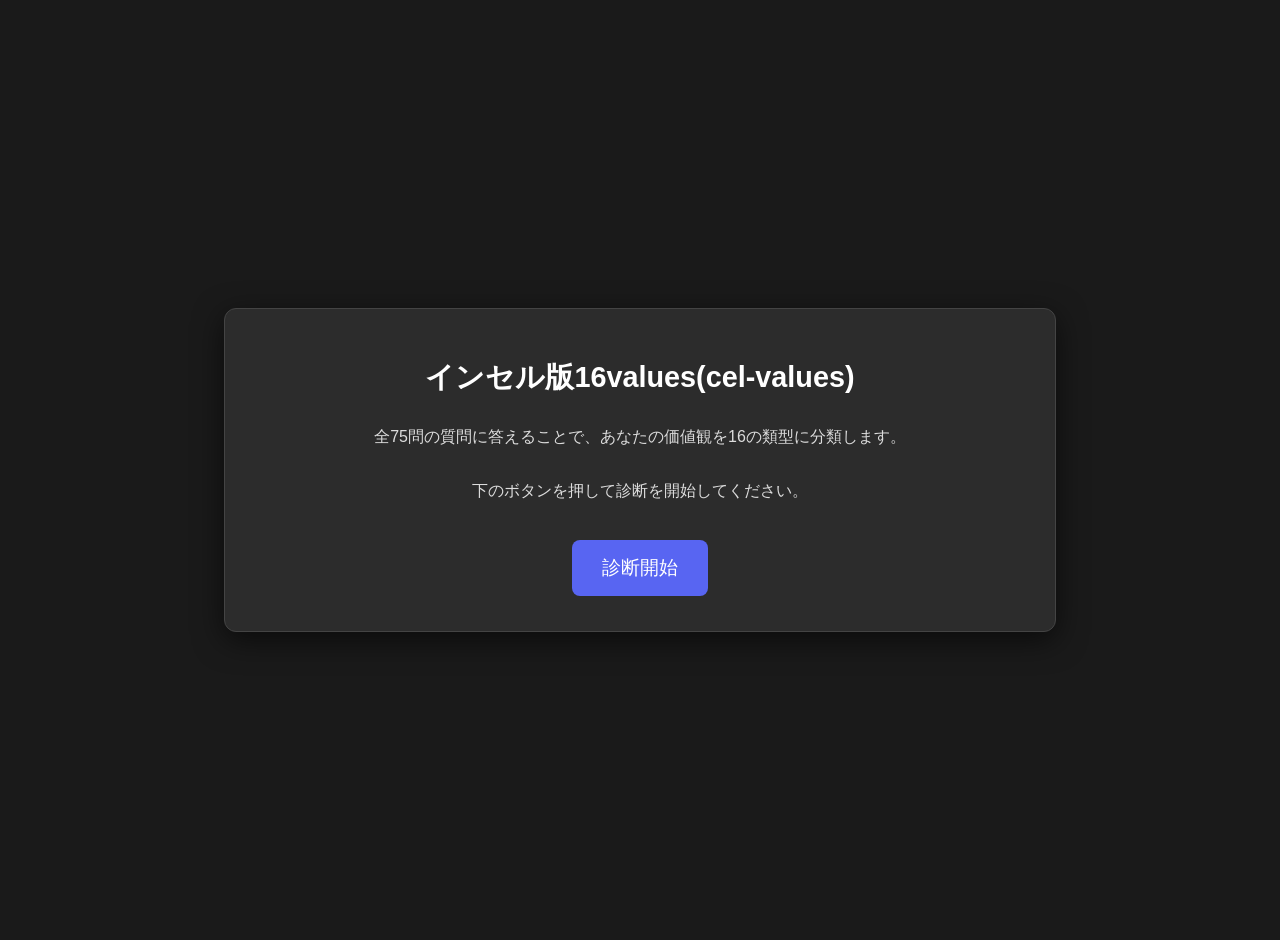
<file: index.html>
<!DOCTYPE html>
<html lang="ja">
<head>
    <meta charset="UTF-8">
    <meta name="viewport" content="width=device-width, initial-scale=1.0">
    <title>インセル版16values(cel-values)</title>
    <link rel="stylesheet" href="style.css">
</head>
<body>
    <div class="container">
        <h1>インセル版16values(cel-values)</h1>

        <!-- 開始画面 -->
        <div id="intro-area">
            <p>全75問の質問に答えることで、あなたの価値観を16の類型に分類します。<br><br>下のボタンを押して診断を開始してください。</p>
            <button id="start-button">診断開始</button>
        </div>

        <!-- 診断画面（最初は非表示） -->
        <div id="main-test-area" class="hidden">
            <p id="question-text"></p>
            <p id="progress-counter"></p>
            <div id="answer-buttons">
                <button class="answer-btn" data-answer="agree">そう思う</button>
                <button class="answer-btn" data-answer="somewhat_agree">どちらかと言えば<br>そう思う</button>
                <button class="answer-btn unsure-btn" data-answer="unsure">わからない</button>
                <button class="answer-btn" data-answer="somewhat_disagree">どちらかと言えば<br>そう思わない</button>
                <button class="answer-btn" data-answer="disagree">そう思わない</button>
            </div>
            <div id="navigation-buttons">
                <button id="back-button">一つ戻る</button>
            </div>
        </div>

        <!-- 結果画面（最初は非表示） -->
        <div id="result-area" class="hidden">
            <h2>あなたの価値観タイプは...</h2>
            <h3 id="result-type"></h3>
            <p id="result-description"></p>
            <div id="score-display">
                <h4>最終スコア</h4>
                <p id="final-scores"></p>
            </div>
            <button onclick="location.reload()">もう一度診断する</button>
        </div>

    </div>
    <script src="script.js"></script>
</body>
</html>
</file>
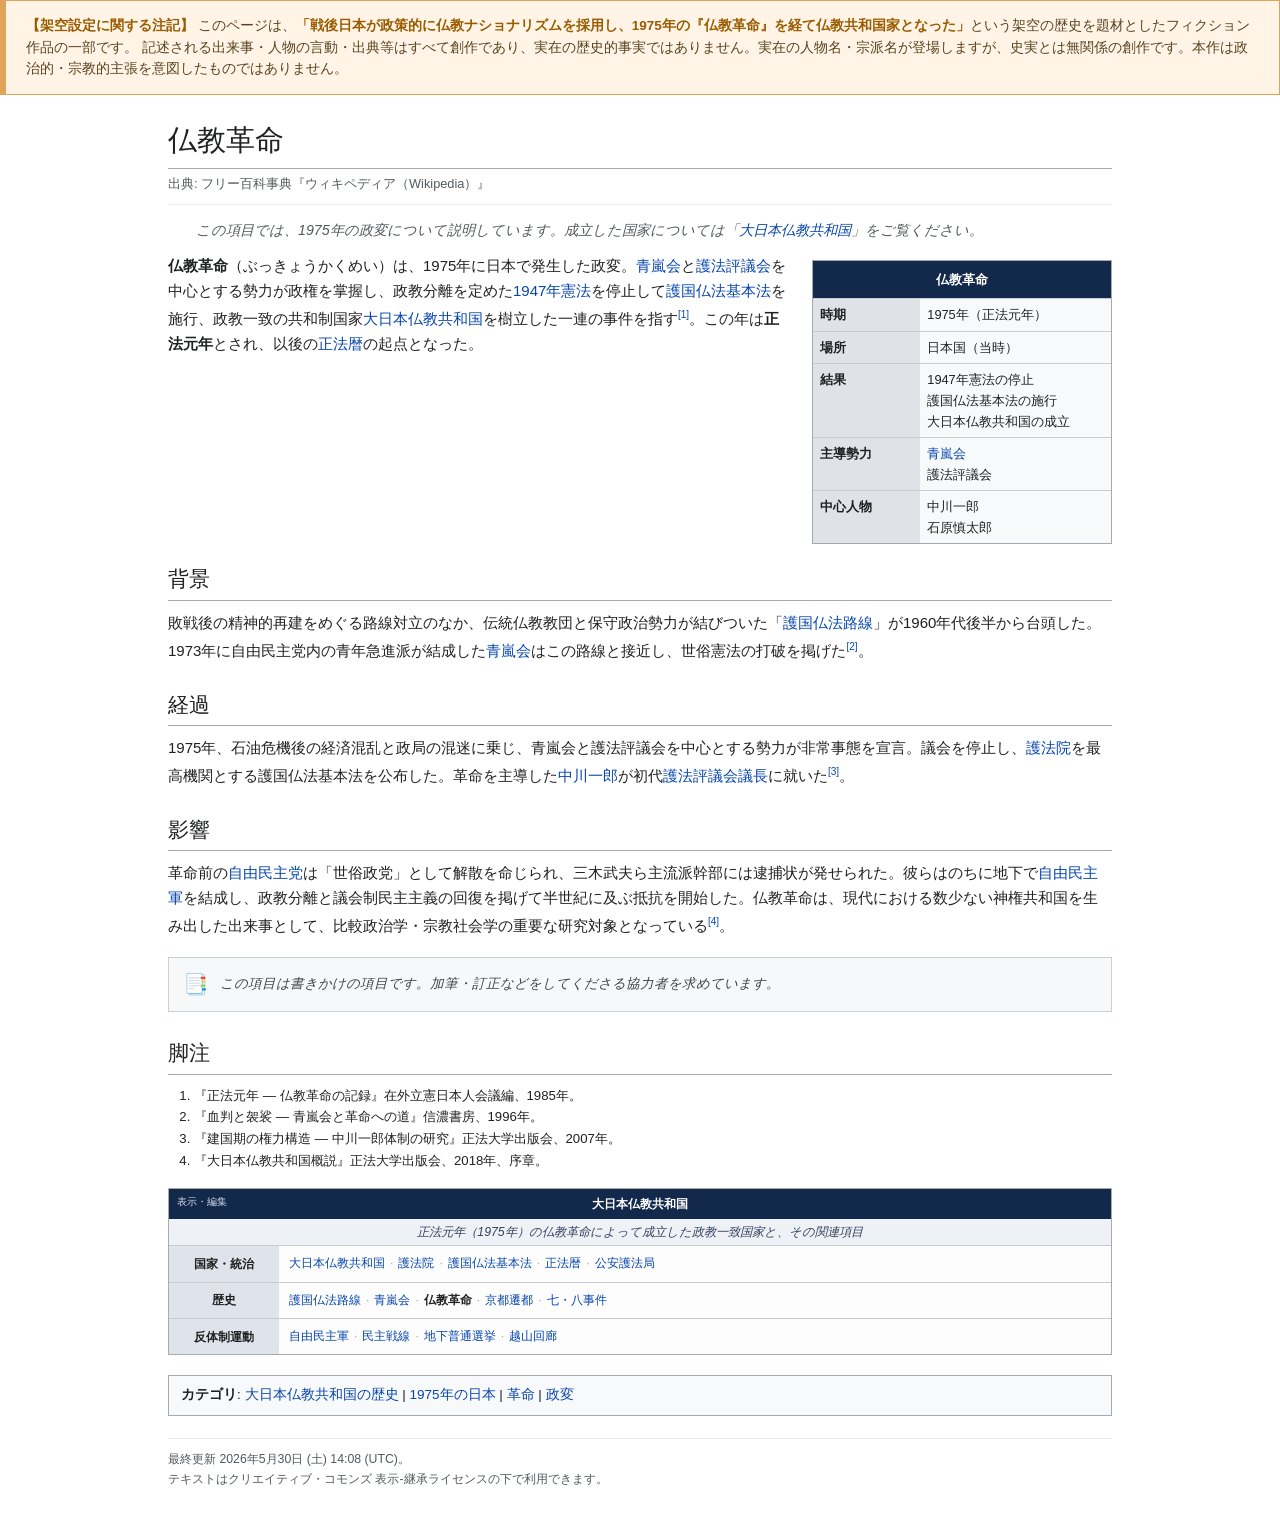
<file: bukkyo-kakumei.html>
<!DOCTYPE html>
<html lang="ja">
<head>
<meta charset="UTF-8">
<meta name="viewport" content="width=device-width, initial-scale=1.0">
<title>仏教革命 - Wikipedia</title>
<style>
  :root{--wiki-blue:#0645ad;--wiki-border:#a2a9b1;--navy:#13294b;}
  *{box-sizing:border-box;}
  body{font-family:'Hiragino Kaku Gothic ProN','Hiragino Sans',Meiryo,sans-serif;color:#202122;background:#fff;margin:0;line-height:1.65;font-size:15px;}
  .fiction-disclaimer{background:#fff4e5;border:1px solid #e0a458;border-left:6px solid #e0a458;color:#5a4321;padding:14px 20px;margin:0;font-size:13.5px;line-height:1.6;}
  .fiction-disclaimer strong{color:#9a5b00;}
  .page{max-width:1000px;margin:0 auto;padding:14px 28px 50px;}
  h1.article-title{font-family:'Times New Roman',Georgia,serif;font-weight:normal;font-size:1.9em;border-bottom:1px solid var(--wiki-border);padding-bottom:4px;margin:8px 0 4px;}
  .subtitle{color:#54595d;font-size:0.85em;margin:0 0 12px;border-bottom:1px solid #eaecf0;padding-bottom:10px;}
  h2{font-family:'Times New Roman',Georgia,serif;font-weight:normal;font-size:1.4em;border-bottom:1px solid var(--wiki-border);padding-bottom:3px;margin:24px 0 10px;clear:both;}
  p{margin:0 0 12px;}
  a{color:var(--wiki-blue);text-decoration:none;}
  a:hover{text-decoration:underline;}
  .hatnote{font-style:italic;color:#54595d;padding:2px 0 2px 28px;margin:0 0 10px;font-size:0.95em;}
  .infobox{float:right;width:300px;margin:6px 0 18px 22px;border:1px solid var(--wiki-border);background:#f8f9fa;font-size:12.8px;}
  .infobox .ib-title{background:var(--navy);color:#fff;text-align:center;font-weight:bold;padding:8px;}
  .infobox table{width:100%;border-collapse:collapse;}
  .infobox th{text-align:left;vertical-align:top;background:#dfe3e8;width:36%;padding:5px 7px;border-top:1px solid #c8ccd1;}
  .infobox td{vertical-align:top;padding:5px 7px;border-top:1px solid #c8ccd1;}
  ul,ol{margin:0 0 12px;padding-left:26px;}
  sup.ref a{font-size:0.8em;}
  .references{font-size:0.88em;}
  .stub{border:1px solid #c8d0d8;background:#f6f8fa;padding:10px 14px;margin:18px 0;font-size:0.9em;display:flex;gap:12px;align-items:center;font-style:italic;color:#444;}
  .stub .icon{font-size:1.5em;font-style:normal;}
  .navbox{border:1px solid #aaa;width:100%;margin:16px 0;font-size:0.82em;background:#fdfdfd;clear:both;}
  .navbox-title{background:var(--navy);color:#fff;text-align:center;font-weight:bold;padding:5px;position:relative;}
  .navbox-title .vlinks{position:absolute;left:8px;font-size:0.8em;font-weight:normal;color:#cdd6e6;}
  .navbox-abbr{background:#eef1f6;text-align:center;font-style:italic;padding:3px;color:#33415c;}
  .navbox-row{display:flex;border-top:1px solid #c8ccd1;}
  .navbox-group{background:#dfe3ec;font-weight:bold;text-align:center;padding:6px 8px;flex:0 0 110px;display:flex;align-items:center;justify-content:center;}
  .navbox-list{padding:6px 10px;flex:1;line-height:1.9;}
  .navbox-list .sep{color:#aaa;margin:0 5px;}
  .navbox-list b{color:#202122;}
  .catlinks{border:1px solid var(--wiki-border);background:#f8f9fa;padding:8px 12px;margin-top:20px;font-size:0.9em;}
  .page-footer{border-top:1px solid #eaecf0;margin-top:22px;padding-top:10px;font-size:0.82em;color:#54595d;}
  @media (max-width:680px){.infobox{float:none;width:auto;margin:10px 0;}.navbox-group{flex-basis:80px;}}
</style>
</head>
<body>

<div class="fiction-disclaimer">
  <strong>【架空設定に関する注記】</strong>
  このページは、<strong>「戦後日本が政策的に仏教ナショナリズムを採用し、1975年の『仏教革命』を経て仏教共和国家となった」</strong>という架空の歴史を題材としたフィクション作品の一部です。
  記述される出来事・人物の言動・出典等はすべて創作であり、実在の歴史的事実ではありません。実在の人物名・宗派名が登場しますが、史実とは無関係の創作です。本作は政治的・宗教的主張を意図したものではありません。
</div>

<div class="page">

<h1 class="article-title">仏教革命</h1>
<p class="subtitle">出典: フリー百科事典『ウィキペディア（Wikipedia）』</p>
<p class="hatnote">この項目では、1975年の政変について説明しています。成立した国家については「<a href="daikyowakoku.html">大日本仏教共和国</a>」をご覧ください。</p>

<aside class="infobox">
  <div class="ib-title">仏教革命</div>
  <table>
    <tr><th>時期</th><td>1975年（正法元年）</td></tr>
    <tr><th>場所</th><td>日本国（当時）</td></tr>
    <tr><th>結果</th><td>1947年憲法の停止<br>護国仏法基本法の施行<br>大日本仏教共和国の成立</td></tr>
    <tr><th>主導勢力</th><td><a href="seirankai.html">青嵐会</a><br>護法評議会</td></tr>
    <tr><th>中心人物</th><td>中川一郎<br>石原慎太郎</td></tr>
  </table>
</aside>

<p>
<b>仏教革命</b>（ぶっきょうかくめい）は、1975年に日本で発生した政変。<a href="seirankai.html">青嵐会</a>と<a href="#">護法評議会</a>を中心とする勢力が政権を掌握し、政教分離を定めた<a href="#">1947年憲法</a>を停止して<a href="#">護国仏法基本法</a>を施行、政教一致の共和制国家<a href="daikyowakoku.html">大日本仏教共和国</a>を樹立した一連の事件を指す<sup class="ref"><a href="#cite1">[1]</a></sup>。この年は<b>正法元年</b>とされ、以後の<a href="#">正法暦</a>の起点となった。
</p>

<h2 id="background">背景</h2>
<p>
敗戦後の精神的再建をめぐる路線対立のなか、伝統仏教教団と保守政治勢力が結びついた「<a href="gokoku-buppo.html">護国仏法路線</a>」が1960年代後半から台頭した。1973年に自由民主党内の青年急進派が結成した<a href="seirankai.html">青嵐会</a>はこの路線と接近し、世俗憲法の打破を掲げた<sup class="ref"><a href="#cite2">[2]</a></sup>。
</p>

<h2 id="course">経過</h2>
<p>
1975年、石油危機後の経済混乱と政局の混迷に乗じ、青嵐会と護法評議会を中心とする勢力が非常事態を宣言。議会を停止し、<a href="#">護法院</a>を最高機関とする護国仏法基本法を公布した。革命を主導した<a href="#">中川一郎</a>が初代<a href="daikyowakoku.html#p-council">護法評議会議長</a>に就いた<sup class="ref"><a href="#cite3">[3]</a></sup>。
</p>

<h2 id="aftermath">影響</h2>
<p>
革命前の<a href="#">自由民主党</a>は「世俗政党」として解散を命じられ、三木武夫ら主流派幹部には逮捕状が発せられた。彼らはのちに地下で<a href="jiyu-minshu-gun.html">自由民主軍</a>を結成し、政教分離と議会制民主主義の回復を掲げて半世紀に及ぶ抵抗を開始した。仏教革命は、現代における数少ない神権共和国を生み出した出来事として、比較政治学・宗教社会学の重要な研究対象となっている<sup class="ref"><a href="#cite4">[4]</a></sup>。
</p>

<div class="stub">
  <span class="icon">📑</span>
  <div>この項目は書きかけの項目です。加筆・訂正などをしてくださる協力者を求めています。</div>
</div>

<h2 id="refs">脚注</h2>
<ol class="references">
  <li id="cite1">『正法元年 ― 仏教革命の記録』在外立憲日本人会議編、1985年。</li>
  <li id="cite2">『血判と袈裟 ― 青嵐会と革命への道』信濃書房、1996年。</li>
  <li id="cite3">『建国期の権力構造 ― 中川一郎体制の研究』正法大学出版会、2007年。</li>
  <li id="cite4">『大日本仏教共和国概説』正法大学出版会、2018年、序章。</li>
</ol>

<div class="navbox" role="navigation" aria-label="大日本仏教共和国">
  <div class="navbox-title"><span class="vlinks">表示・編集</span>大日本仏教共和国</div>
  <div class="navbox-abbr">正法元年（1975年）の仏教革命によって成立した政教一致国家と、その関連項目</div>
  <div class="navbox-row"><div class="navbox-group">国家・統治</div><div class="navbox-list"><a href="daikyowakoku.html">大日本仏教共和国</a><span class="sep">·</span><a href="#">護法院</a><span class="sep">·</span><a href="#">護国仏法基本法</a><span class="sep">·</span><a href="#">正法暦</a><span class="sep">·</span><a href="#">公安護法局</a></div></div>
  <div class="navbox-row"><div class="navbox-group">歴史</div><div class="navbox-list"><a href="gokoku-buppo.html">護国仏法路線</a><span class="sep">·</span><a href="seirankai.html">青嵐会</a><span class="sep">·</span><b>仏教革命</b><span class="sep">·</span><a href="#">京都遷都</a><span class="sep">·</span><a href="jiyu-minshu-gun.html#h-78">七・八事件</a></div></div>
  <div class="navbox-row"><div class="navbox-group">反体制運動</div><div class="navbox-list"><a href="jiyu-minshu-gun.html">自由民主軍</a><span class="sep">·</span><a href="minshu-sensen.html">民主戦線</a><span class="sep">·</span><a href="chika-senkyo.html">地下普通選挙</a><span class="sep">·</span><a href="#">越山回廊</a></div></div>
</div>

<div class="catlinks">
  <b>カテゴリ</b>:
  <a href="#">大日本仏教共和国の歴史</a> |
  <a href="#">1975年の日本</a> |
  <a href="#">革命</a> |
  <a href="#">政変</a>
</div>

<div class="page-footer">最終更新 2026年5月30日 (土) 14:08 (UTC)。<br>テキストはクリエイティブ・コモンズ 表示-継承ライセンスの下で利用できます。</div>

</div>
</body>
</html>
</file>
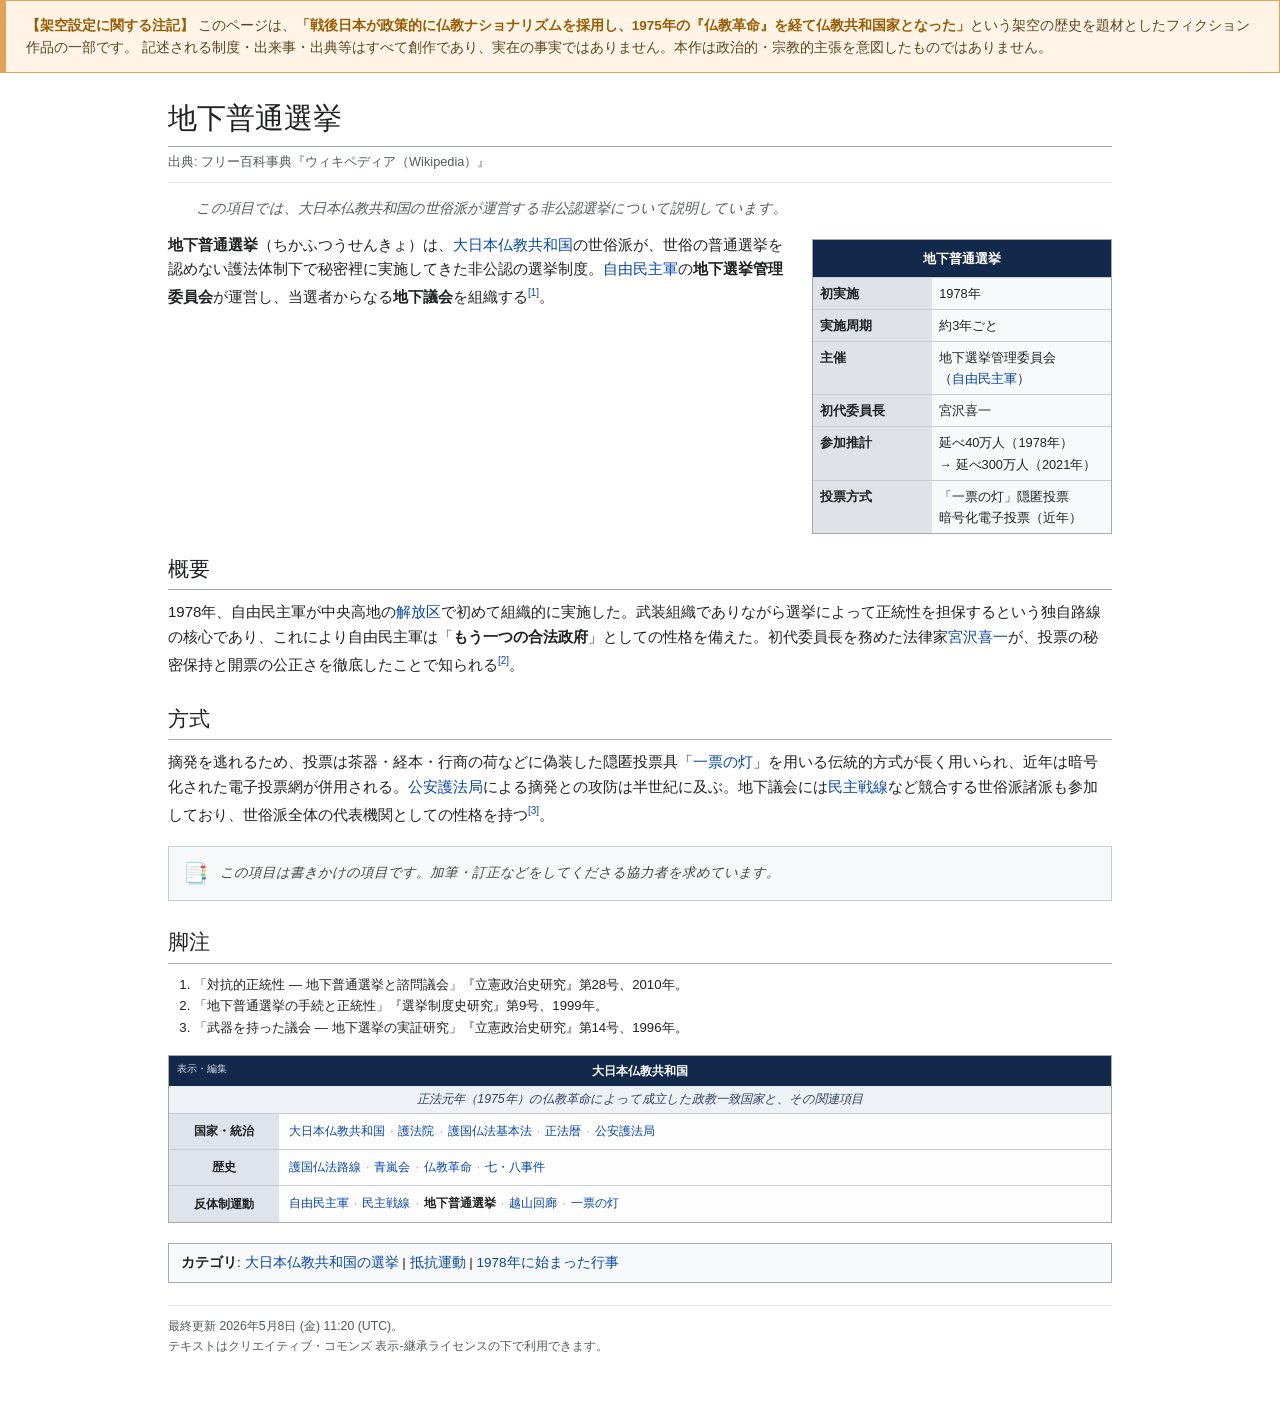
<file: chika-senkyo.html>
<!DOCTYPE html>
<html lang="ja">
<head>
<meta charset="UTF-8">
<meta name="viewport" content="width=device-width, initial-scale=1.0">
<title>地下普通選挙 - Wikipedia</title>
<style>
  :root{--wiki-blue:#0645ad;--wiki-border:#a2a9b1;--navy:#13294b;}
  *{box-sizing:border-box;}
  body{font-family:'Hiragino Kaku Gothic ProN','Hiragino Sans',Meiryo,sans-serif;color:#202122;background:#fff;margin:0;line-height:1.65;font-size:15px;}
  .fiction-disclaimer{background:#fff4e5;border:1px solid #e0a458;border-left:6px solid #e0a458;color:#5a4321;padding:14px 20px;margin:0;font-size:13.5px;line-height:1.6;}
  .fiction-disclaimer strong{color:#9a5b00;}
  .page{max-width:1000px;margin:0 auto;padding:14px 28px 50px;}
  h1.article-title{font-family:'Times New Roman',Georgia,serif;font-weight:normal;font-size:1.9em;border-bottom:1px solid var(--wiki-border);padding-bottom:4px;margin:8px 0 4px;}
  .subtitle{color:#54595d;font-size:0.85em;margin:0 0 12px;border-bottom:1px solid #eaecf0;padding-bottom:10px;}
  h2{font-family:'Times New Roman',Georgia,serif;font-weight:normal;font-size:1.4em;border-bottom:1px solid var(--wiki-border);padding-bottom:3px;margin:24px 0 10px;clear:both;}
  p{margin:0 0 12px;}
  a{color:var(--wiki-blue);text-decoration:none;}
  a:hover{text-decoration:underline;}
  .hatnote{font-style:italic;color:#54595d;padding:2px 0 2px 28px;margin:0 0 10px;font-size:0.95em;}
  .infobox{float:right;width:300px;margin:6px 0 18px 22px;border:1px solid var(--wiki-border);background:#f8f9fa;font-size:12.8px;}
  .infobox .ib-title{background:var(--navy);color:#fff;text-align:center;font-weight:bold;padding:8px;}
  .infobox table{width:100%;border-collapse:collapse;}
  .infobox th{text-align:left;vertical-align:top;background:#dfe3e8;width:40%;padding:5px 7px;border-top:1px solid #c8ccd1;}
  .infobox td{vertical-align:top;padding:5px 7px;border-top:1px solid #c8ccd1;}
  ul,ol{margin:0 0 12px;padding-left:26px;}
  sup.ref a{font-size:0.8em;}
  .references{font-size:0.88em;}
  .stub{border:1px solid #c8d0d8;background:#f6f8fa;padding:10px 14px;margin:18px 0;font-size:0.9em;display:flex;gap:12px;align-items:center;font-style:italic;color:#444;}
  .stub .icon{font-size:1.5em;font-style:normal;}
  .navbox{border:1px solid #aaa;width:100%;margin:16px 0;font-size:0.82em;background:#fdfdfd;clear:both;}
  .navbox-title{background:var(--navy);color:#fff;text-align:center;font-weight:bold;padding:5px;position:relative;}
  .navbox-title .vlinks{position:absolute;left:8px;font-size:0.8em;font-weight:normal;color:#cdd6e6;}
  .navbox-abbr{background:#eef1f6;text-align:center;font-style:italic;padding:3px;color:#33415c;}
  .navbox-row{display:flex;border-top:1px solid #c8ccd1;}
  .navbox-group{background:#dfe3ec;font-weight:bold;text-align:center;padding:6px 8px;flex:0 0 110px;display:flex;align-items:center;justify-content:center;}
  .navbox-list{padding:6px 10px;flex:1;line-height:1.9;}
  .navbox-list .sep{color:#aaa;margin:0 5px;}
  .navbox-list b{color:#202122;}
  .catlinks{border:1px solid var(--wiki-border);background:#f8f9fa;padding:8px 12px;margin-top:20px;font-size:0.9em;}
  .page-footer{border-top:1px solid #eaecf0;margin-top:22px;padding-top:10px;font-size:0.82em;color:#54595d;}
  @media (max-width:680px){.infobox{float:none;width:auto;margin:10px 0;}.navbox-group{flex-basis:80px;}}
</style>
</head>
<body>

<div class="fiction-disclaimer">
  <strong>【架空設定に関する注記】</strong>
  このページは、<strong>「戦後日本が政策的に仏教ナショナリズムを採用し、1975年の『仏教革命』を経て仏教共和国家となった」</strong>という架空の歴史を題材としたフィクション作品の一部です。
  記述される制度・出来事・出典等はすべて創作であり、実在の事実ではありません。本作は政治的・宗教的主張を意図したものではありません。
</div>

<div class="page">

<h1 class="article-title">地下普通選挙</h1>
<p class="subtitle">出典: フリー百科事典『ウィキペディア（Wikipedia）』</p>
<p class="hatnote">この項目では、大日本仏教共和国の世俗派が運営する非公認選挙について説明しています。</p>

<aside class="infobox">
  <div class="ib-title">地下普通選挙</div>
  <table>
    <tr><th>初実施</th><td>1978年</td></tr>
    <tr><th>実施周期</th><td>約3年ごと</td></tr>
    <tr><th>主催</th><td>地下選挙管理委員会<br>（<a href="jiyu-minshu-gun.html">自由民主軍</a>）</td></tr>
    <tr><th>初代委員長</th><td>宮沢喜一</td></tr>
    <tr><th>参加推計</th><td>延べ40万人（1978年）<br>→ 延べ300万人（2021年）</td></tr>
    <tr><th>投票方式</th><td>「一票の灯」隠匿投票<br>暗号化電子投票（近年）</td></tr>
  </table>
</aside>

<p>
<b>地下普通選挙</b>（ちかふつうせんきょ）は、<a href="daikyowakoku.html">大日本仏教共和国</a>の世俗派が、世俗の普通選挙を認めない護法体制下で秘密裡に実施してきた非公認の選挙制度。<a href="jiyu-minshu-gun.html">自由民主軍</a>の<b>地下選挙管理委員会</b>が運営し、当選者からなる<b>地下議会</b>を組織する<sup class="ref"><a href="#cite1">[1]</a></sup>。
</p>

<h2 id="overview">概要</h2>
<p>
1978年、自由民主軍が中央高地の<a href="jiyu-minshu-gun.html">解放区</a>で初めて組織的に実施した。武装組織でありながら選挙によって正統性を担保するという独自路線の核心であり、これにより自由民主軍は「<b>もう一つの合法政府</b>」としての性格を備えた。初代委員長を務めた法律家<a href="#">宮沢喜一</a>が、投票の秘密保持と開票の公正さを徹底したことで知られる<sup class="ref"><a href="#cite2">[2]</a></sup>。
</p>

<h2 id="method">方式</h2>
<p>
摘発を逃れるため、投票は茶器・経本・行商の荷などに偽装した隠匿投票具「<a href="#">一票の灯</a>」を用いる伝統的方式が長く用いられ、近年は暗号化された電子投票網が併用される。<a href="#">公安護法局</a>による摘発との攻防は半世紀に及ぶ。地下議会には<a href="minshu-sensen.html">民主戦線</a>など競合する世俗派諸派も参加しており、世俗派全体の代表機関としての性格を持つ<sup class="ref"><a href="#cite3">[3]</a></sup>。
</p>

<div class="stub">
  <span class="icon">📑</span>
  <div>この項目は書きかけの項目です。加筆・訂正などをしてくださる協力者を求めています。</div>
</div>

<h2 id="refs">脚注</h2>
<ol class="references">
  <li id="cite1">「対抗的正統性 ― 地下普通選挙と諮問議会」『立憲政治史研究』第28号、2010年。</li>
  <li id="cite2">「地下普通選挙の手続と正統性」『選挙制度史研究』第9号、1999年。</li>
  <li id="cite3">「武器を持った議会 ― 地下選挙の実証研究」『立憲政治史研究』第14号、1996年。</li>
</ol>

<div class="navbox" role="navigation" aria-label="大日本仏教共和国">
  <div class="navbox-title"><span class="vlinks">表示・編集</span>大日本仏教共和国</div>
  <div class="navbox-abbr">正法元年（1975年）の仏教革命によって成立した政教一致国家と、その関連項目</div>
  <div class="navbox-row"><div class="navbox-group">国家・統治</div><div class="navbox-list"><a href="daikyowakoku.html">大日本仏教共和国</a><span class="sep">·</span><a href="#">護法院</a><span class="sep">·</span><a href="#">護国仏法基本法</a><span class="sep">·</span><a href="#">正法暦</a><span class="sep">·</span><a href="#">公安護法局</a></div></div>
  <div class="navbox-row"><div class="navbox-group">歴史</div><div class="navbox-list"><a href="gokoku-buppo.html">護国仏法路線</a><span class="sep">·</span><a href="seirankai.html">青嵐会</a><span class="sep">·</span><a href="bukkyo-kakumei.html">仏教革命</a><span class="sep">·</span><a href="jiyu-minshu-gun.html#h-78">七・八事件</a></div></div>
  <div class="navbox-row"><div class="navbox-group">反体制運動</div><div class="navbox-list"><a href="jiyu-minshu-gun.html">自由民主軍</a><span class="sep">·</span><a href="minshu-sensen.html">民主戦線</a><span class="sep">·</span><b>地下普通選挙</b><span class="sep">·</span><a href="#">越山回廊</a><span class="sep">·</span><a href="#">一票の灯</a></div></div>
</div>

<div class="catlinks">
  <b>カテゴリ</b>:
  <a href="#">大日本仏教共和国の選挙</a> |
  <a href="#">抵抗運動</a> |
  <a href="#">1978年に始まった行事</a>
</div>

<div class="page-footer">最終更新 2026年5月8日 (金) 11:20 (UTC)。<br>テキストはクリエイティブ・コモンズ 表示-継承ライセンスの下で利用できます。</div>

</div>
</body>
</html>
</file>
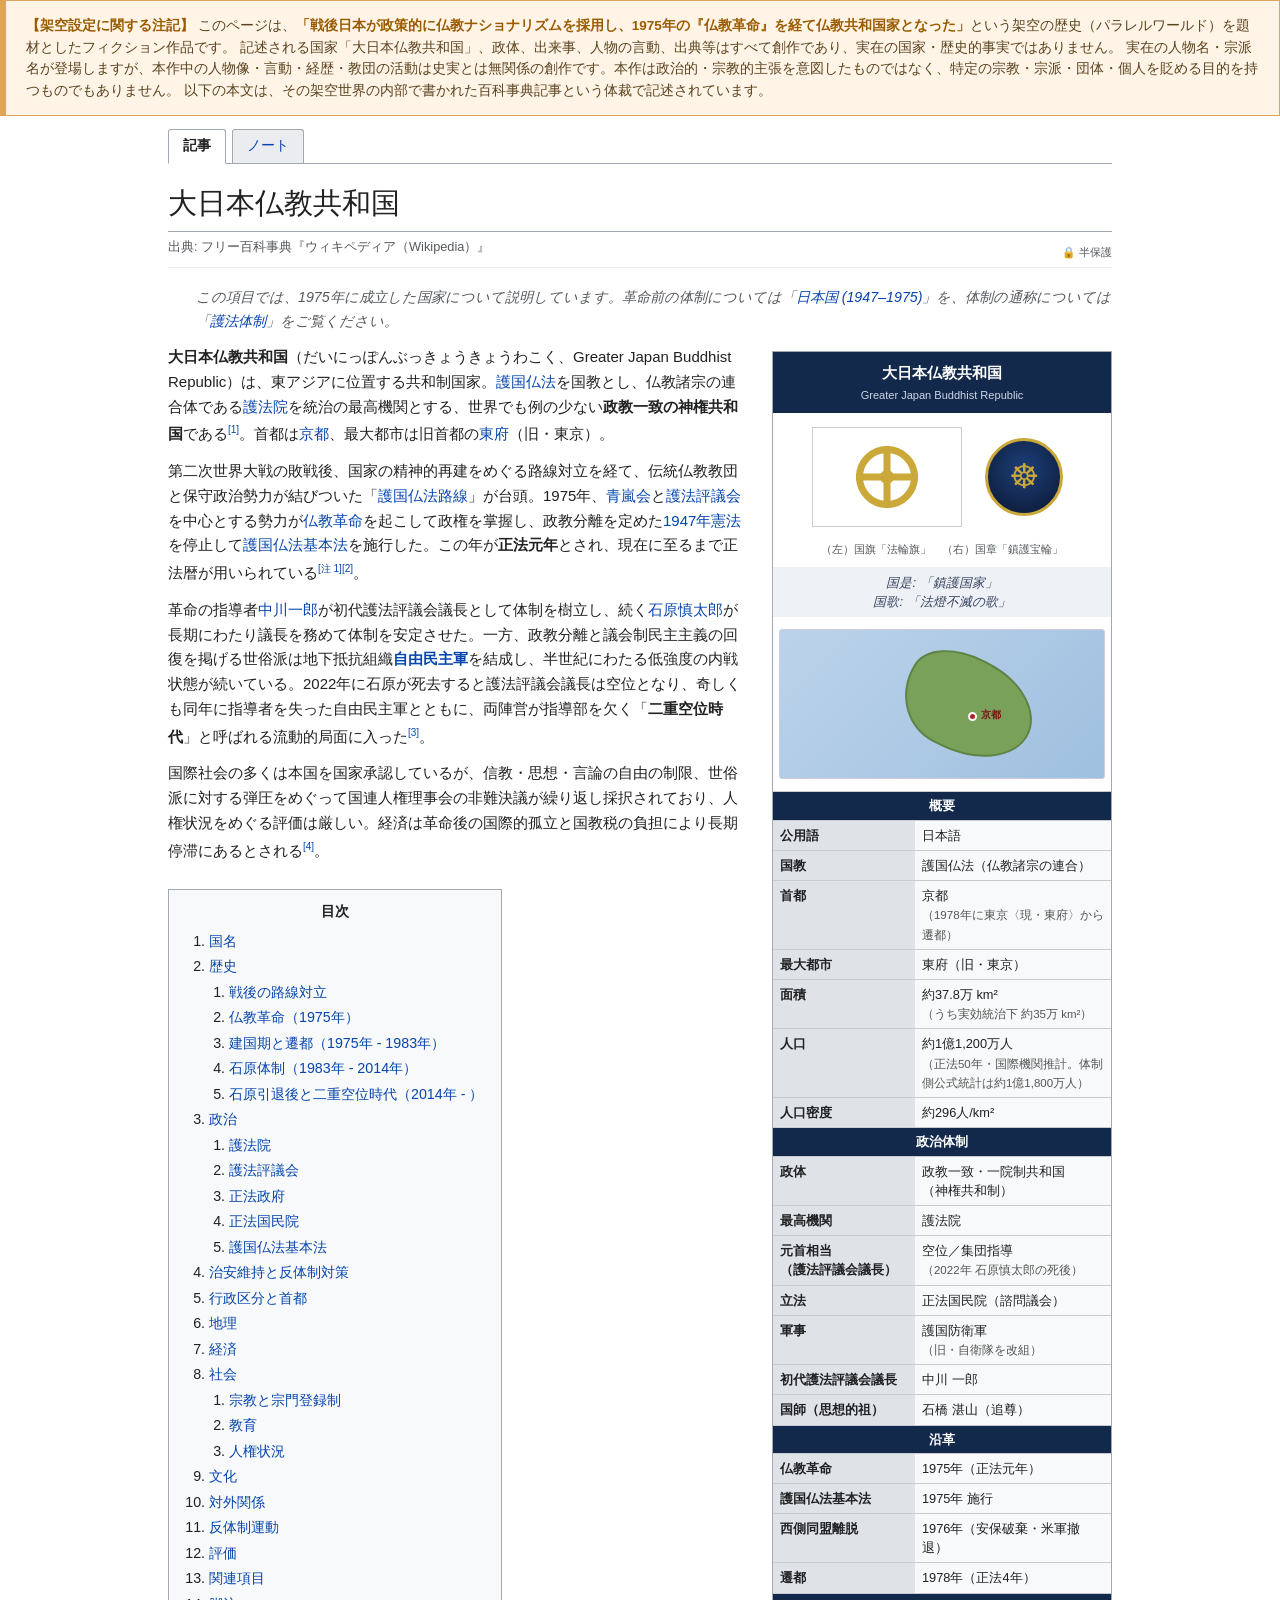
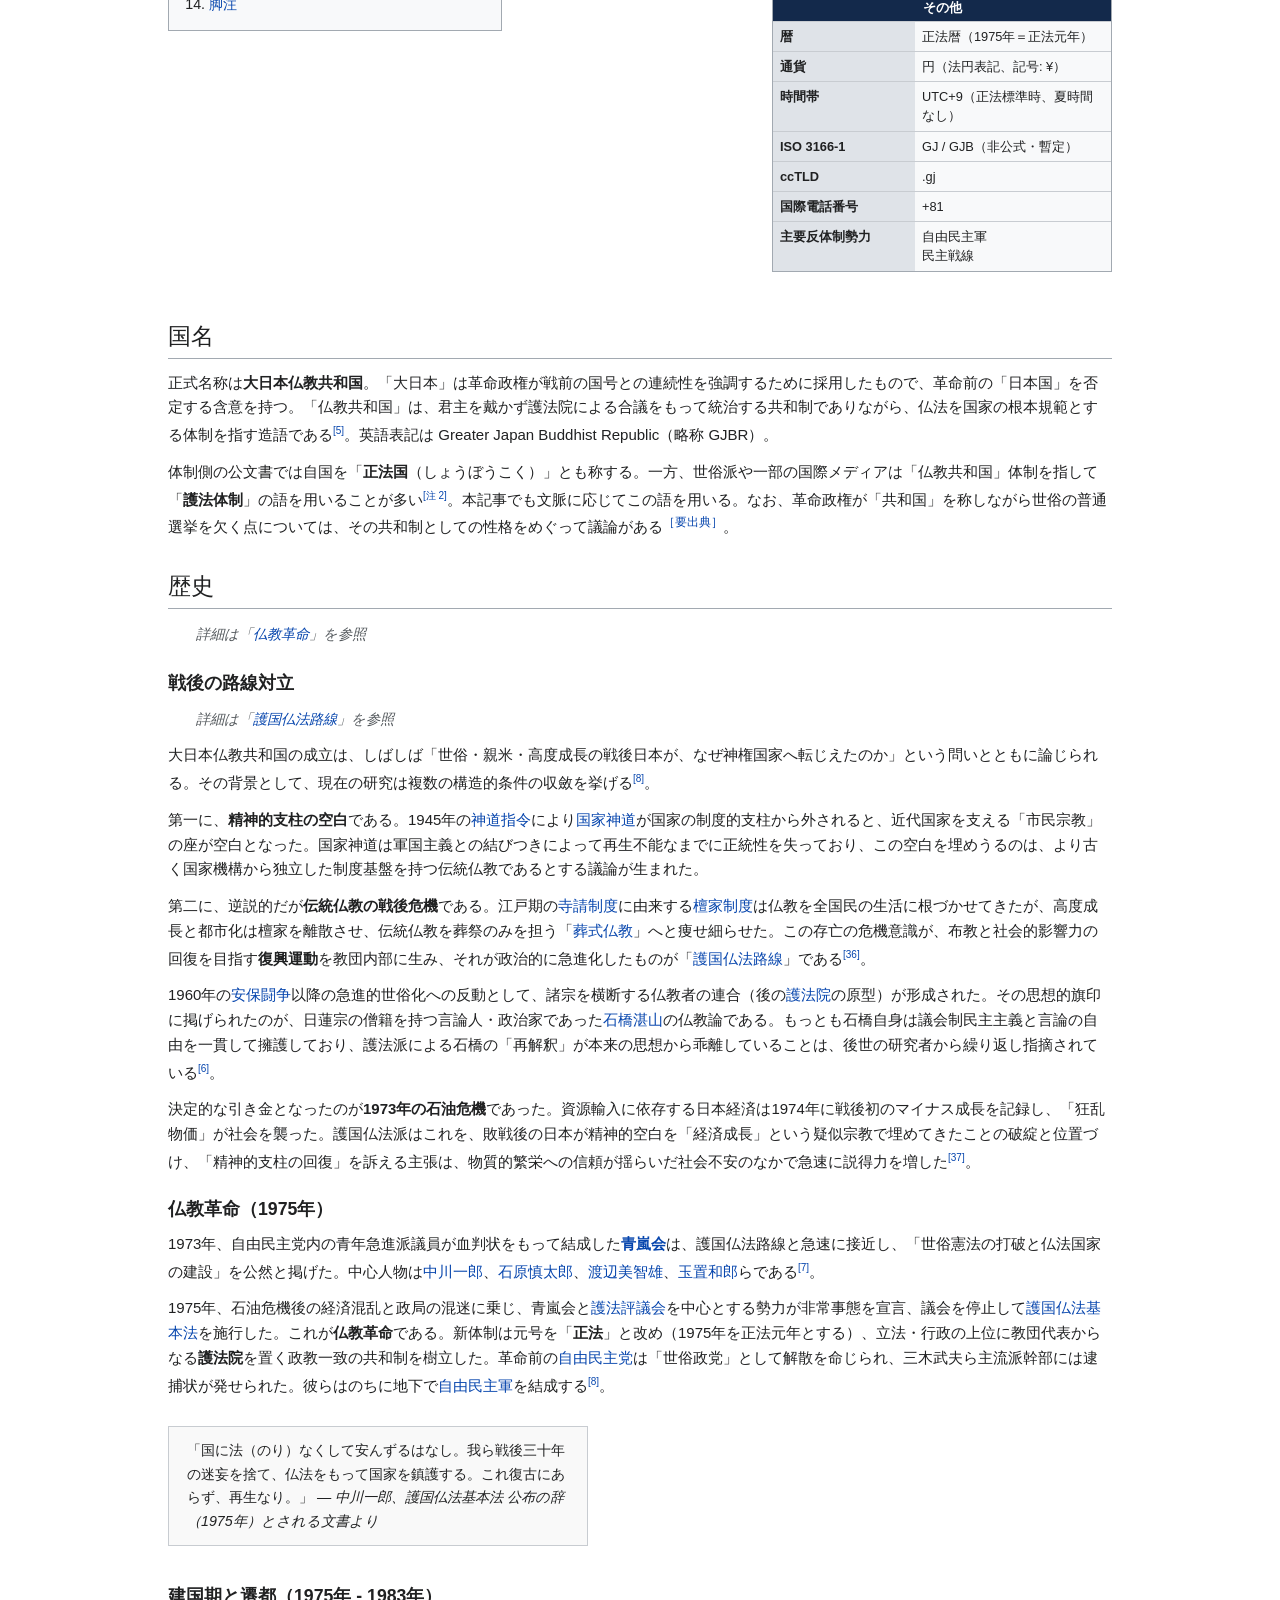
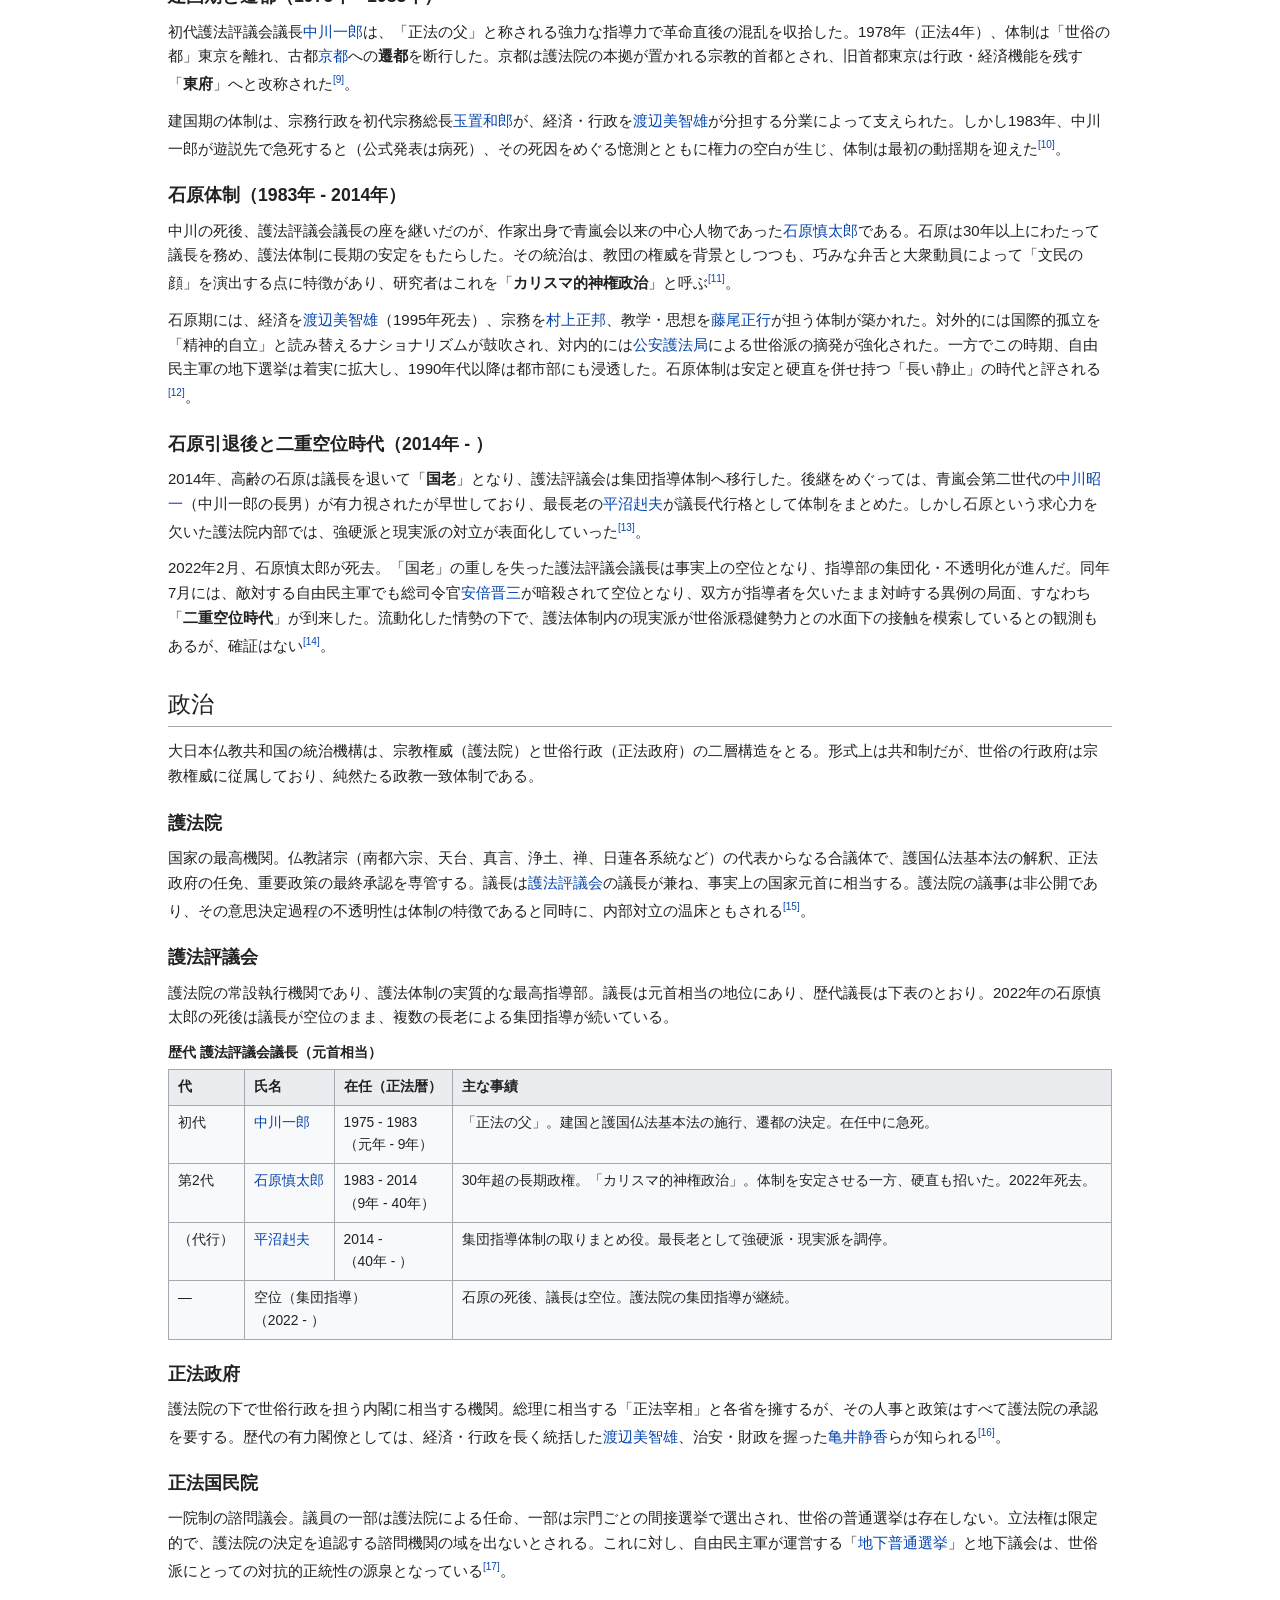
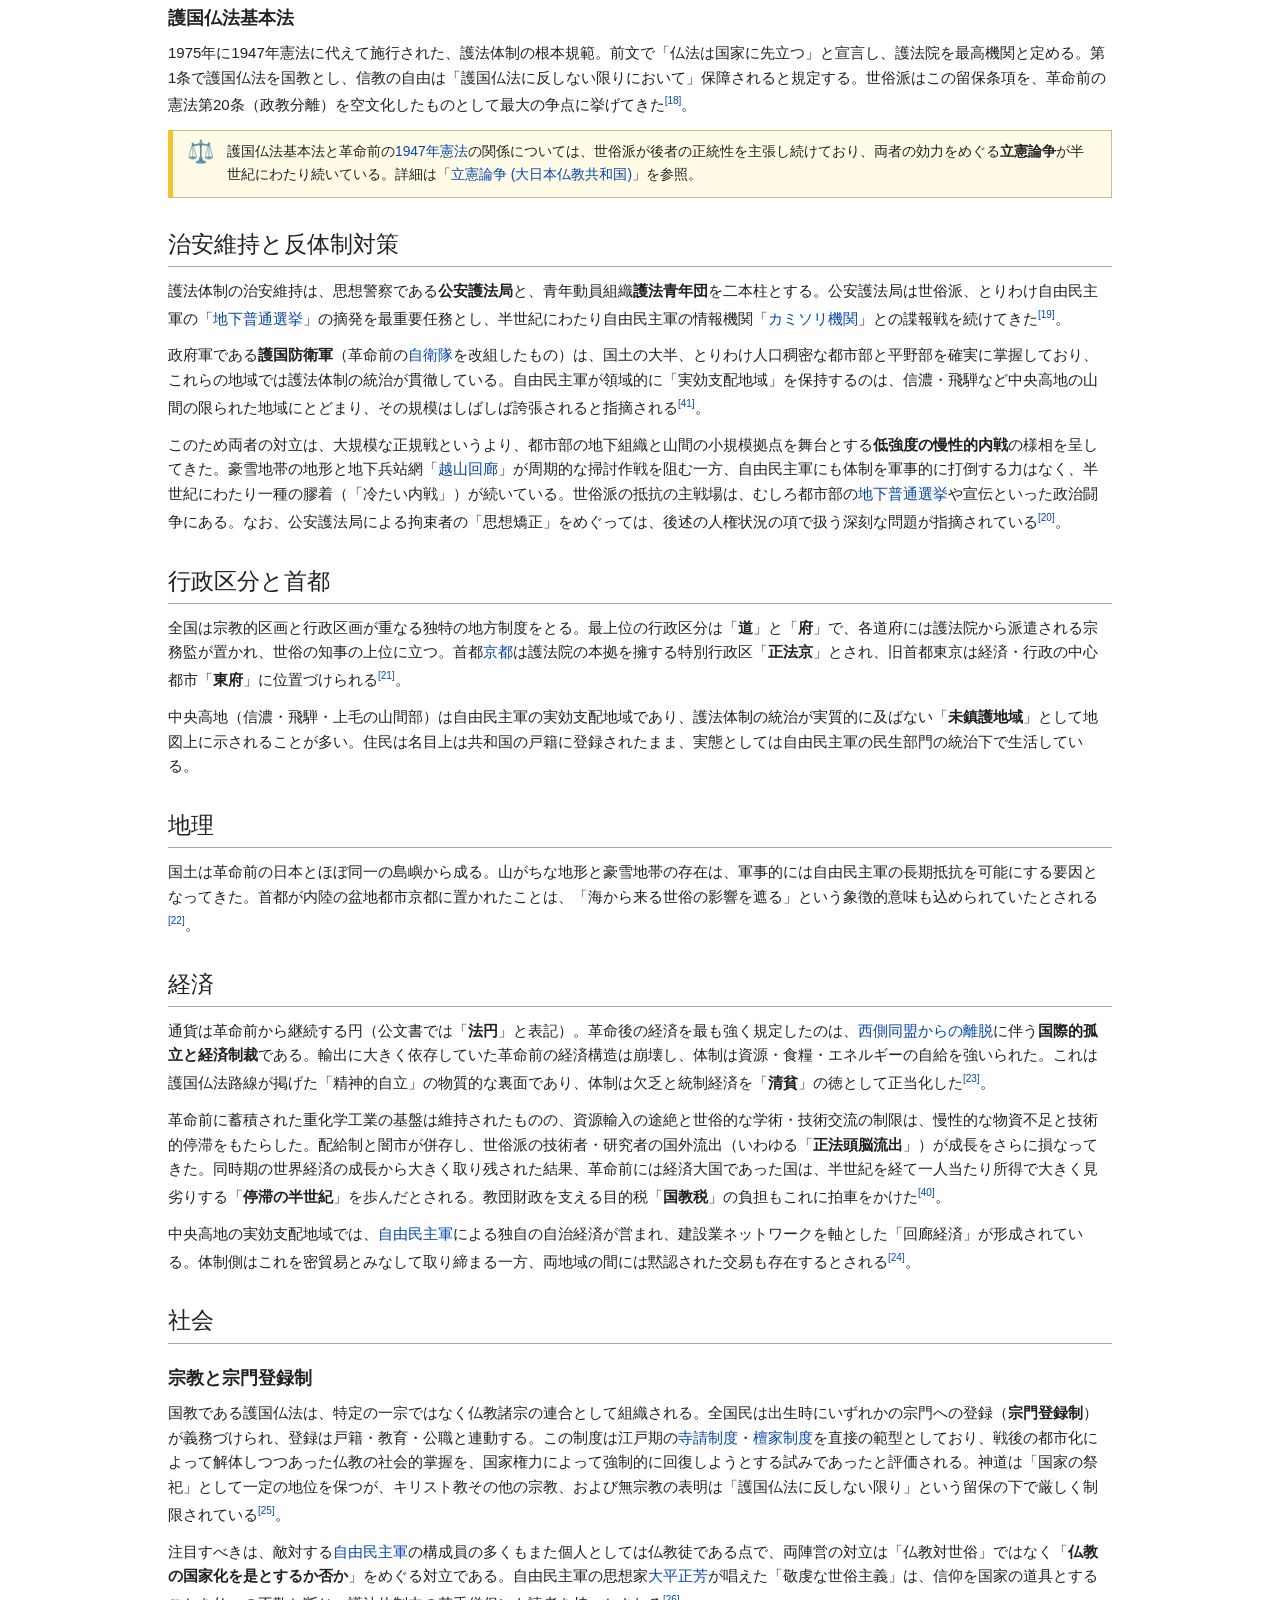
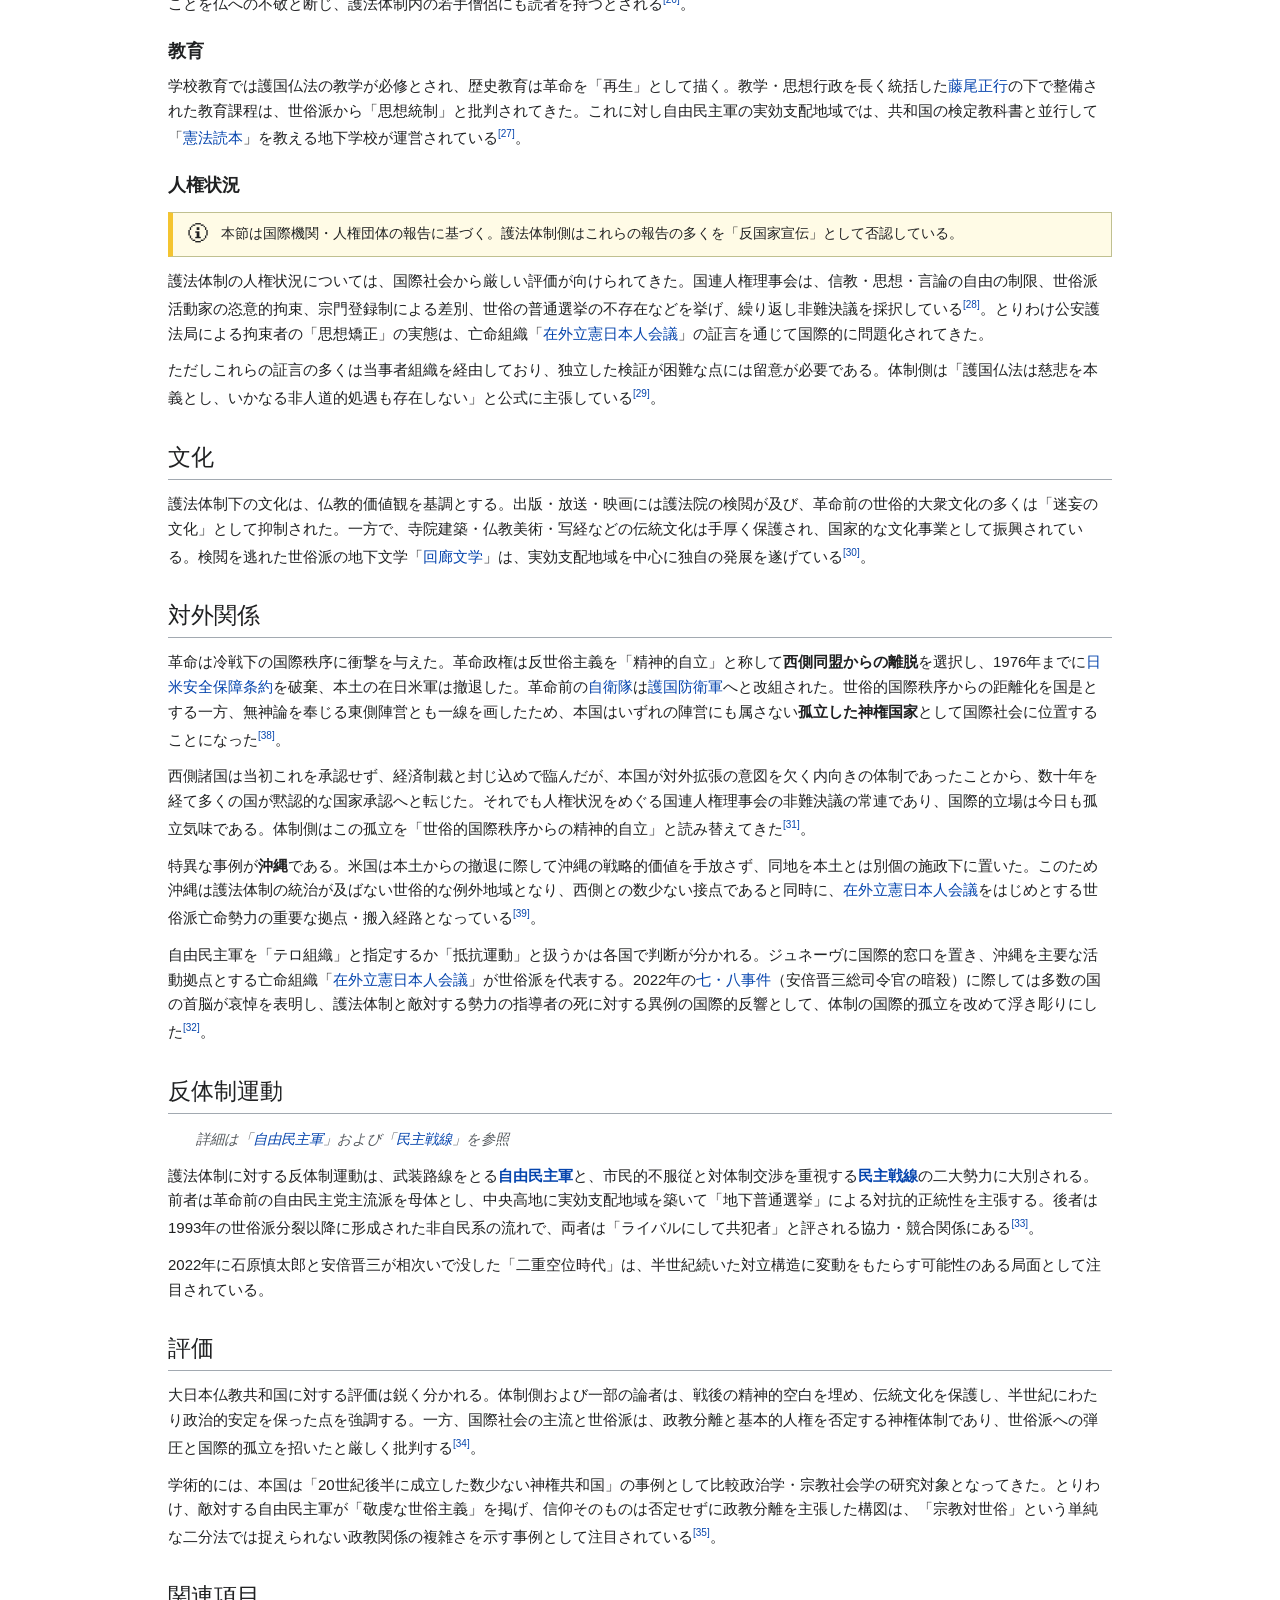
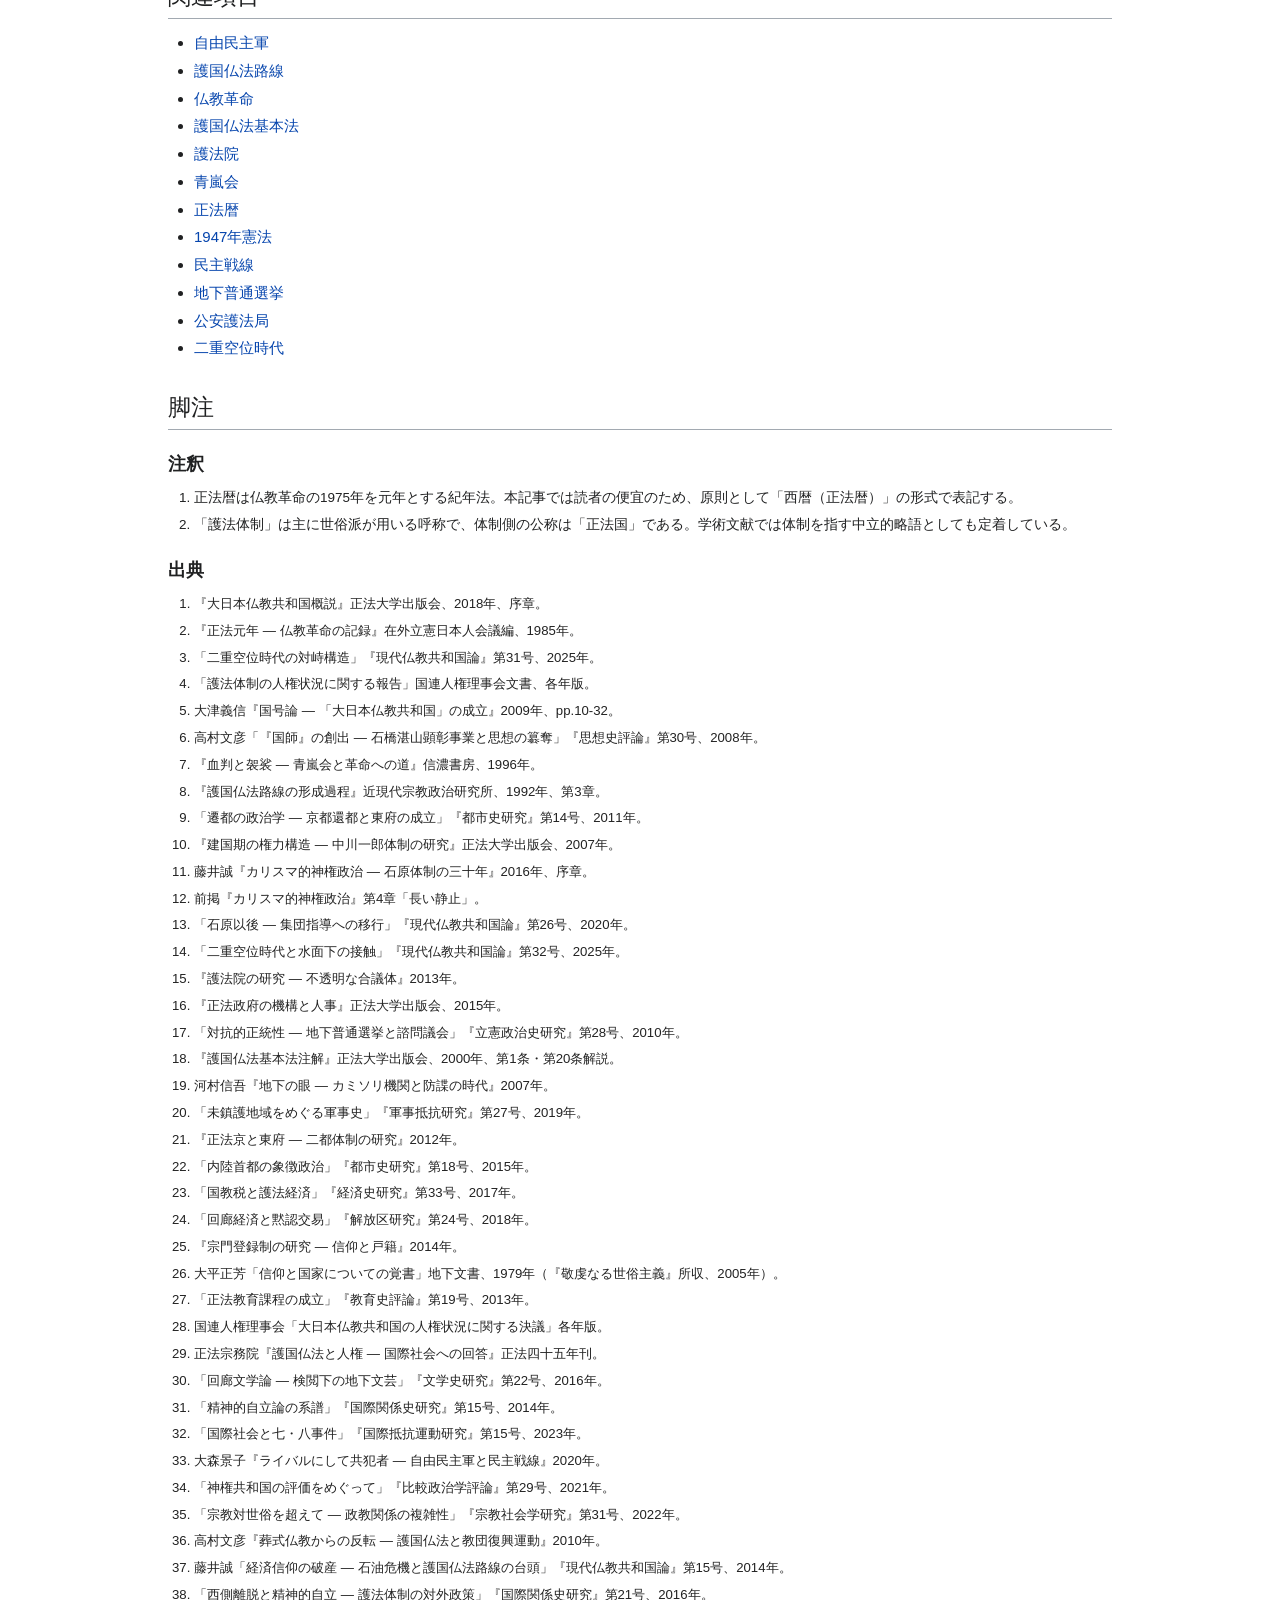
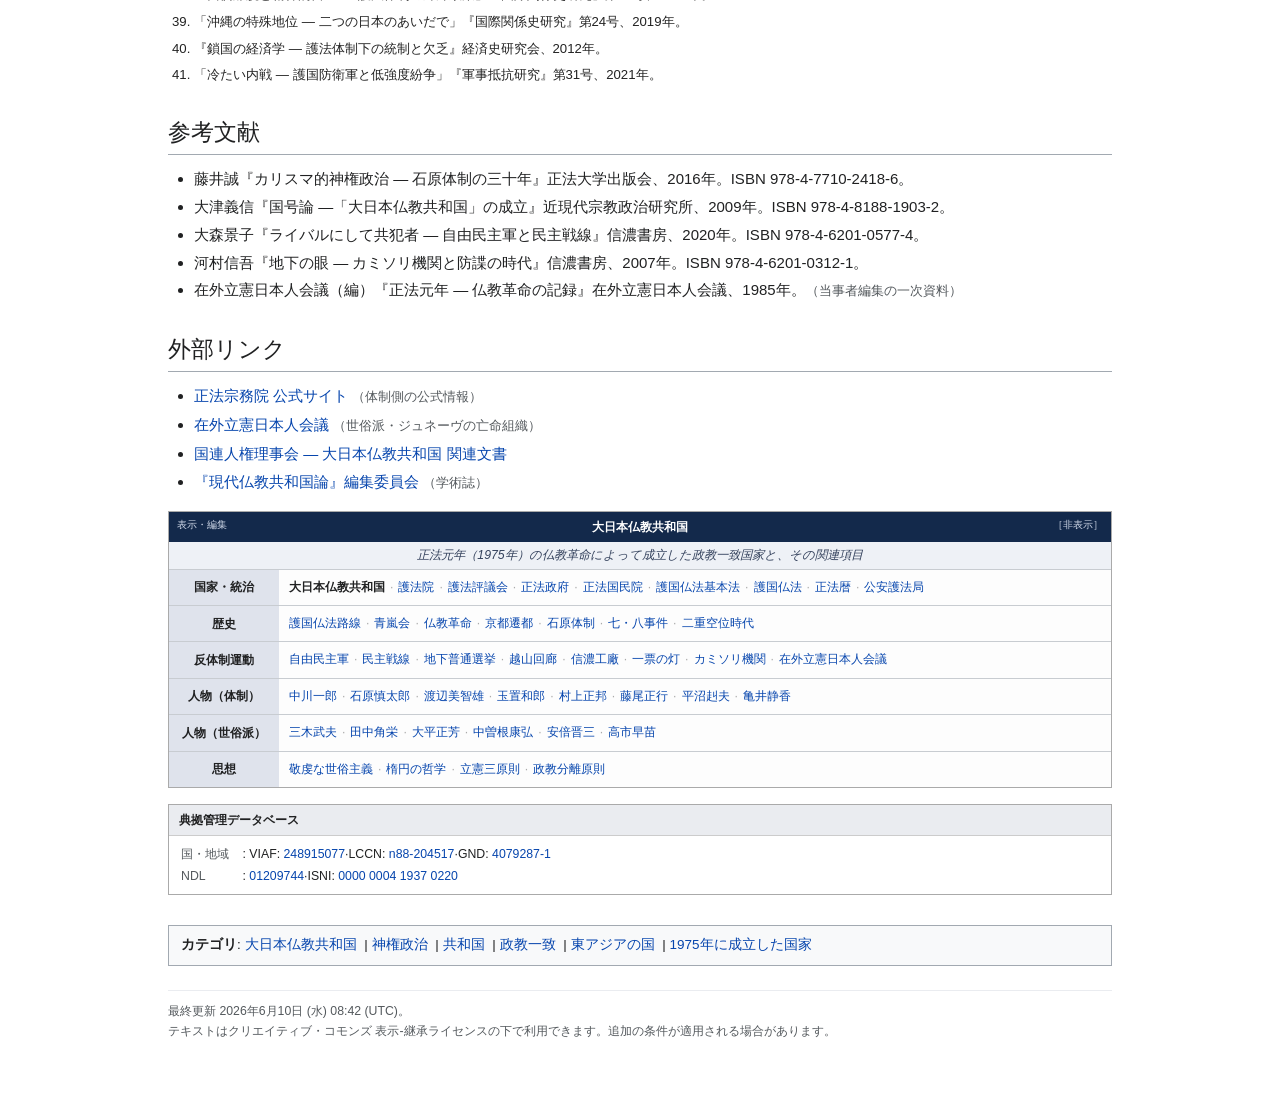
<file: daikyowakoku.html>
<!DOCTYPE html>
<html lang="ja">
<head>
<meta charset="UTF-8">
<meta name="viewport" content="width=device-width, initial-scale=1.0">
<title>大日本仏教共和国 - Wikipedia</title>
<style>
  :root{
    --wiki-blue:#0645ad;
    --wiki-border:#a2a9b1;
    --wiki-bg:#f8f9fa;
    --gold:#caa83a;
    --navy:#13294b;
  }
  *{box-sizing:border-box;}
  body{
    font-family:'Hiragino Kaku Gothic ProN','Hiragino Sans',Meiryo,sans-serif;
    color:#202122;background:#fff;margin:0;line-height:1.65;font-size:15px;
  }
  .fiction-disclaimer{
    background:#fff4e5;border:1px solid #e0a458;border-left:6px solid #e0a458;
    color:#5a4321;padding:14px 20px;margin:0;font-size:13.5px;line-height:1.6;
  }
  .fiction-disclaimer strong{color:#9a5b00;}
  .page{max-width:1000px;margin:0 auto;padding:6px 28px 60px;}
  .article-tabs{border-bottom:1px solid var(--wiki-border);margin:6px 0 0;font-size:0.92em;}
  .article-tabs .tab{
    display:inline-block;padding:5px 14px;border:1px solid var(--wiki-border);border-bottom:none;
    background:#eaecf0;color:var(--wiki-blue);margin-right:2px;border-radius:3px 3px 0 0;
    position:relative;top:1px;text-decoration:none;
  }
  .article-tabs .tab-active{background:#fff;color:#202122;font-weight:bold;border-bottom:1px solid #fff;}
  h1.article-title{
    font-family:'Times New Roman',Georgia,serif;font-weight:normal;font-size:1.9em;
    border-bottom:1px solid var(--wiki-border);padding-bottom:4px;margin:16px 0 4px;
  }
  .subtitle{color:#54595d;font-size:0.85em;margin:0 0 16px;border-bottom:1px solid #eaecf0;padding-bottom:10px;}
  h2{
    font-family:'Times New Roman',Georgia,serif;font-weight:normal;font-size:1.5em;
    border-bottom:1px solid var(--wiki-border);padding-bottom:3px;margin:28px 0 12px;clear:both;
  }
  h3{font-size:1.18em;margin:20px 0 8px;}
  h4{font-size:1.02em;margin:16px 0 6px;}
  p{margin:0 0 12px;}
  a{color:var(--wiki-blue);text-decoration:none;}
  a:hover{text-decoration:underline;}
  a.red{color:#ba0000;}
  /* 国インフォボックス */
  .infobox{
    float:right;width:340px;margin:6px 0 18px 22px;border:1px solid var(--wiki-border);
    background:var(--wiki-bg);font-size:12.8px;line-height:1.5;
  }
  .infobox .ib-title{
    background:var(--navy);color:#fff;text-align:center;font-weight:bold;padding:9px 6px;font-size:1.2em;
  }
  .infobox .ib-title small{display:block;font-weight:normal;font-size:0.72em;color:#cdd6e6;margin-top:3px;}
  .ib-symbols{display:flex;justify-content:center;gap:14px;padding:14px 6px;background:#fff;}
  .flag{
    width:150px;height:100px;border:1px solid #ccc;
    background:#fff;display:flex;align-items:center;justify-content:center;position:relative;
  }
  .flag .wheel{
    width:62px;height:62px;border-radius:50%;border:7px solid var(--gold);
    position:relative;background:#fff;
  }
  .flag .wheel::before,.flag .wheel::after{
    content:"";position:absolute;background:var(--gold);
  }
  .flag .wheel::before{width:7px;height:62px;left:50%;top:-7px;transform:translateX(-50%);}
  .flag .wheel::after{width:62px;height:7px;top:50%;left:-7px;transform:translateY(-50%);}
  .flag .hub{
    position:absolute;width:14px;height:14px;border-radius:50%;background:var(--gold);
    left:50%;top:50%;transform:translate(-50%,-50%);z-index:2;
  }
  .emblem{
    width:96px;height:100px;display:flex;flex-direction:column;align-items:center;justify-content:center;
  }
  .emblem .seal{
    width:78px;height:78px;border-radius:50%;
    background:radial-gradient(circle at 50% 38%,#1d3f7a,#0b1730);
    border:3px solid var(--gold);color:var(--gold);
    display:flex;align-items:center;justify-content:center;font-size:34px;
  }
  .ib-symcap{text-align:center;font-size:0.85em;color:#54595d;padding:0 6px 10px;background:#fff;}
  .infobox .ib-motto{text-align:center;background:#eef1f6;padding:6px;font-style:italic;color:#33415c;}
  .ib-map{padding:12px 6px;text-align:center;background:#fff;}
  .ib-map .mapbox{
    width:100%;height:150px;border:1px solid #ccd;border-radius:3px;
    background:
      radial-gradient(circle at 62% 56%,#c98 0 3px,transparent 3px),
      linear-gradient(135deg,#bcd3ea,#9fc0e0);
    position:relative;overflow:hidden;
  }
  .ib-map .landmass{
    position:absolute;left:38%;top:20%;width:40%;height:62%;
    background:#7aa15a;border-radius:48% 52% 60% 40%/40% 50% 55% 60%;
    transform:rotate(28deg);box-shadow:0 0 0 2px #5f8345;
  }
  .ib-map .capdot{position:absolute;left:58%;top:55%;width:9px;height:9px;background:#b22222;border-radius:50%;border:2px solid #fff;z-index:3;}
  .ib-map .cap-label{position:absolute;left:62%;top:52%;font-size:0.8em;color:#7a1414;font-weight:bold;z-index:3;}
  .infobox table{width:100%;border-collapse:collapse;}
  .infobox th{text-align:left;vertical-align:top;background:#dfe3e8;width:42%;padding:5px 7px;border-top:1px solid #c8ccd1;font-weight:bold;}
  .infobox td{vertical-align:top;padding:5px 7px;border-top:1px solid #c8ccd1;}
  .infobox .ib-section{background:var(--navy);color:#fff;text-align:center;font-weight:bold;padding:4px;}
  .toc{display:inline-block;background:var(--wiki-bg);border:1px solid var(--wiki-border);padding:10px 18px 12px;margin:14px 0;font-size:0.95em;}
  .toc .toc-title{font-weight:bold;text-align:center;margin-bottom:6px;}
  .toc ol{margin:0;padding-left:22px;}
  .toc ol ol{padding-left:20px;}
  .toc li{margin:2px 0;}
  .hatnote{font-style:italic;color:#54595d;padding:2px 0 2px 28px;margin:0 0 10px;font-size:0.95em;}
  blockquote{border-left:3px solid #c8ccd1;margin:14px 0;padding:4px 16px;color:#3a3a3a;background:#fafafa;}
  blockquote cite{display:block;text-align:right;font-style:normal;color:#666;margin-top:6px;}
  ul,ol{margin:0 0 12px;padding-left:26px;}
  li{margin:3px 0;}
  sup.ref a{font-size:0.8em;}
  .references{font-size:0.88em;color:#222;}
  .references li{margin:5px 0;}
  table.wikitable{border-collapse:collapse;margin:12px 0;font-size:0.92em;background:#f8f9fa;width:100%;}
  table.wikitable th,table.wikitable td{border:1px solid #a2a9b1;padding:6px 9px;text-align:left;vertical-align:top;}
  table.wikitable th{background:#eaecf0;}
  table.wikitable caption{font-weight:bold;margin-bottom:4px;text-align:left;}
  .catlinks{border:1px solid var(--wiki-border);background:var(--wiki-bg);padding:8px 12px;margin-top:30px;font-size:0.9em;}
  .catlinks a{margin-right:4px;}
  .quotebox{border:1px solid #c8ccd1;background:#f9f9f9;padding:12px 18px;margin:16px 0;max-width:420px;float:left;margin-right:20px;font-size:0.95em;}
  .tmbox{border:1px solid #c0c090;background:#fffbe6;border-left:5px solid #f4c430;padding:10px 14px;margin:12px 0;font-size:0.92em;display:flex;gap:12px;align-items:flex-start;}
  .tmbox .icon{font-size:1.6em;line-height:1;}
  .clear{clear:both;}
  /* ハットノート・保護表示 */
  .protect-indicator{float:right;font-size:0.85em;color:#54595d;margin-top:8px;}
  /* ナビゲーションテンプレート・付属物 */
  .navbox{border:1px solid #aaa;width:100%;margin:16px 0;font-size:0.82em;background:#fdfdfd;clear:both;}
  .navbox-title{background:var(--navy);color:#fff;text-align:center;font-weight:bold;padding:5px;position:relative;}
  .navbox-title .vlinks{position:absolute;left:8px;font-size:0.8em;font-weight:normal;color:#cdd6e6;}
  .navbox-title .vtoggle{position:absolute;right:8px;font-size:0.8em;font-weight:normal;color:#cdd6e6;}
  .navbox-abbr{background:#eef1f6;text-align:center;font-style:italic;padding:3px;color:#33415c;}
  .navbox-row{display:flex;border-top:1px solid #c8ccd1;}
  .navbox-group{background:#dfe3ec;font-weight:bold;text-align:center;padding:6px 8px;flex:0 0 110px;display:flex;align-items:center;justify-content:center;}
  .navbox-list{padding:6px 10px;flex:1;line-height:1.9;}
  .navbox-list .sep{color:#aaa;margin:0 5px;}
  .navbox-list b{color:#202122;}
  .authority{border:1px solid #aaa;width:100%;margin:12px 0;font-size:0.82em;}
  .authority .auth-title{background:#eaecf0;font-weight:bold;padding:5px 10px;border-bottom:1px solid #ccc;}
  .authority .auth-body{padding:7px 12px;line-height:1.8;}
  .authority .akey{color:#54595d;display:inline-block;min-width:5em;}
  .reqcite{color:#3366cc;font-size:0.78em;vertical-align:super;}
  ol.notes{font-size:0.9em;}
  ol.notes li{margin:4px 0;}
  .extlinks li{margin:4px 0;}
  .page-footer{border-top:1px solid #eaecf0;margin-top:24px;padding-top:10px;font-size:0.82em;color:#54595d;}
  .small{font-size:0.85em;color:#54595d;}
  @media (max-width:680px){.navbox-group{flex-basis:80px;}}
  @media (max-width:680px){.infobox{float:none;width:auto;margin:10px 0;}.quotebox{float:none;max-width:none;}}
</style>
</head>
<body>

<!-- ===== 架空であることの注記（記事本体の外側・最初に明記） ===== -->
<div class="fiction-disclaimer">
  <strong>【架空設定に関する注記】</strong>
  このページは、<strong>「戦後日本が政策的に仏教ナショナリズムを採用し、1975年の『仏教革命』を経て仏教共和国家となった」</strong>という架空の歴史（パラレルワールド）を題材としたフィクション作品です。
  記述される国家「大日本仏教共和国」、政体、出来事、人物の言動、出典等はすべて創作であり、実在の国家・歴史的事実ではありません。
  実在の人物名・宗派名が登場しますが、本作中の人物像・言動・経歴・教団の活動は史実とは無関係の創作です。本作は政治的・宗教的主張を意図したものではなく、特定の宗教・宗派・団体・個人を貶める目的を持つものでもありません。
  以下の本文は、その架空世界の内部で書かれた百科事典記事という体裁で記述されています。
</div>

<div class="page">

<div class="article-tabs">
  <span class="tab tab-active">記事</span>
  <a class="tab" href="note-daikyowakoku.html">ノート</a>
</div>

<h1 class="article-title">大日本仏教共和国</h1>
<p class="subtitle">出典: フリー百科事典『ウィキペディア（Wikipedia）』<span class="protect-indicator" title="この記事は半保護されています">🔒 半保護</span></p>
<p class="hatnote">この項目では、1975年に成立した国家について説明しています。革命前の体制については「<a href="#">日本国 (1947–1975)</a>」を、体制の通称については「<a href="#">護法体制</a>」をご覧ください。</p>

<aside class="infobox">
  <div class="ib-title">大日本仏教共和国<small>Greater Japan Buddhist Republic</small></div>
  <div class="ib-symbols">
    <div>
      <div class="flag" title="国旗">
        <div class="wheel"><span class="hub"></span></div>
      </div>
    </div>
    <div class="emblem">
      <div class="seal">☸</div>
    </div>
  </div>
  <div class="ib-symcap">（左）国旗「法輪旗」　（右）国章「鎮護宝輪」</div>
  <div class="ib-motto">国是: 「鎮護国家」<br>国歌: 「法燈不滅の歌」</div>
  <div class="ib-map">
    <div class="mapbox">
      <div class="landmass"></div>
      <div class="capdot"></div>
      <span class="cap-label">京都</span>
    </div>
  </div>
  <table>
    <tr><td class="ib-section" colspan="2">概要</td></tr>
    <tr><th>公用語</th><td>日本語</td></tr>
    <tr><th>国教</th><td>護国仏法（仏教諸宗の連合）</td></tr>
    <tr><th>首都</th><td>京都<br><span style="font-size:0.9em;color:#555;">（1978年に東京〈現・東府〉から遷都）</span></td></tr>
    <tr><th>最大都市</th><td>東府（旧・東京）</td></tr>
    <tr><th>面積</th><td>約37.8万 km²<br><span style="font-size:0.9em;color:#555;">（うち実効統治下 約35万 km²）</span></td></tr>
    <tr><th>人口</th><td>約1億1,200万人<br><span style="font-size:0.9em;color:#555;">（正法50年・国際機関推計。体制側公式統計は約1億1,800万人）</span></td></tr>
    <tr><th>人口密度</th><td>約296人/km²</td></tr>
    <tr><td class="ib-section" colspan="2">政治体制</td></tr>
    <tr><th>政体</th><td>政教一致・一院制共和国<br>（神権共和制）</td></tr>
    <tr><th>最高機関</th><td>護法院</td></tr>
    <tr><th>元首相当<br>（護法評議会議長）</th><td>空位／集団指導<br><span style="font-size:0.9em;color:#555;">（2022年 石原慎太郎の死後）</span></td></tr>
    <tr><th>立法</th><td>正法国民院（諮問議会）</td></tr>
    <tr><th>軍事</th><td>護国防衛軍<br><span style="font-size:0.9em;color:#555;">（旧・自衛隊を改組）</span></td></tr>
    <tr><th>初代護法評議会議長</th><td>中川 一郎</td></tr>
    <tr><th>国師（思想的祖）</th><td>石橋 湛山（追尊）</td></tr>
    <tr><td class="ib-section" colspan="2">沿革</td></tr>
    <tr><th>仏教革命</th><td>1975年（正法元年）</td></tr>
    <tr><th>護国仏法基本法</th><td>1975年 施行</td></tr>
    <tr><th>西側同盟離脱</th><td>1976年（安保破棄・米軍撤退）</td></tr>
    <tr><th>遷都</th><td>1978年（正法4年）</td></tr>
    <tr><td class="ib-section" colspan="2">その他</td></tr>
    <tr><th>暦</th><td>正法暦（1975年＝正法元年）</td></tr>
    <tr><th>通貨</th><td>円（法円表記、記号: ¥）</td></tr>
    <tr><th>時間帯</th><td>UTC+9（正法標準時、夏時間なし）</td></tr>
    <tr><th>ISO 3166-1</th><td>GJ / GJB（非公式・暫定）</td></tr>
    <tr><th>ccTLD</th><td>.gj</td></tr>
    <tr><th>国際電話番号</th><td>+81</td></tr>
    <tr><th>主要反体制勢力</th><td>自由民主軍<br>民主戦線</td></tr>
  </table>
</aside>

<p>
<b>大日本仏教共和国</b>（だいにっぽんぶっきょうきょうわこく、<span lang="en">Greater Japan Buddhist Republic</span>）は、東アジアに位置する共和制国家。<a href="#">護国仏法</a>を国教とし、仏教諸宗の連合体である<a href="#">護法院</a>を統治の最高機関とする、世界でも例の少ない<b>政教一致の神権共和国</b>である<sup class="ref"><a href="#cite1">[1]</a></sup>。首都は<a href="#">京都</a>、最大都市は旧首都の<a href="#">東府</a>（旧・東京）。
</p>

<p>
第二次世界大戦の敗戦後、国家の精神的再建をめぐる路線対立を経て、伝統仏教教団と保守政治勢力が結びついた「<a href="#">護国仏法路線</a>」が台頭。1975年、<a href="seirankai.html">青嵐会</a>と<a href="#">護法評議会</a>を中心とする勢力が<a href="bukkyo-kakumei.html">仏教革命</a>を起こして政権を掌握し、政教分離を定めた<a href="#">1947年憲法</a>を停止して<a href="#">護国仏法基本法</a>を施行した。この年が<b>正法元年</b>とされ、現在に至るまで正法暦が用いられている<sup class="ref"><a href="#note1">[注 1]</a></sup><sup class="ref"><a href="#cite2">[2]</a></sup>。
</p>

<p>
革命の指導者<a href="#">中川一郎</a>が初代護法評議会議長として体制を樹立し、続く<a href="#">石原慎太郎</a>が長期にわたり議長を務めて体制を安定させた。一方、政教分離と議会制民主主義の回復を掲げる世俗派は地下抵抗組織<b><a href="jiyu-minshu-gun.html">自由民主軍</a></b>を結成し、半世紀にわたる低強度の内戦状態が続いている。2022年に石原が死去すると護法評議会議長は空位となり、奇しくも同年に指導者を失った自由民主軍とともに、両陣営が指導部を欠く「<b>二重空位時代</b>」と呼ばれる流動的局面に入った<sup class="ref"><a href="#cite3">[3]</a></sup>。
</p>

<p>
国際社会の多くは本国を国家承認しているが、信教・思想・言論の自由の制限、世俗派に対する弾圧をめぐって国連人権理事会の非難決議が繰り返し採択されており、人権状況をめぐる評価は厳しい。経済は革命後の国際的孤立と国教税の負担により長期停滞にあるとされる<sup class="ref"><a href="#cite4">[4]</a></sup>。
</p>

<div class="toc">
  <div class="toc-title">目次</div>
  <ol>
    <li><a href="#name">国名</a></li>
    <li><a href="#history">歴史</a>
      <ol>
        <li><a href="#h-postwar">戦後の路線対立</a></li>
        <li><a href="#h-revolution">仏教革命（1975年）</a></li>
        <li><a href="#h-nakagawa">建国期と遷都（1975年 - 1983年）</a></li>
        <li><a href="#h-ishihara">石原体制（1983年 - 2014年）</a></li>
        <li><a href="#h-late">石原引退後と二重空位時代（2014年 - ）</a></li>
      </ol>
    </li>
    <li><a href="#politics">政治</a>
      <ol>
        <li><a href="#p-goho-in">護法院</a></li>
        <li><a href="#p-council">護法評議会</a></li>
        <li><a href="#p-govt">正法政府</a></li>
        <li><a href="#p-diet">正法国民院</a></li>
        <li><a href="#p-law">護国仏法基本法</a></li>
      </ol>
    </li>
    <li><a href="#security">治安維持と反体制対策</a></li>
    <li><a href="#admin">行政区分と首都</a></li>
    <li><a href="#geo">地理</a></li>
    <li><a href="#economy">経済</a></li>
    <li><a href="#society">社会</a>
      <ol>
        <li><a href="#s-religion">宗教と宗門登録制</a></li>
        <li><a href="#s-edu">教育</a></li>
        <li><a href="#s-rights">人権状況</a></li>
      </ol>
    </li>
    <li><a href="#culture">文化</a></li>
    <li><a href="#foreign">対外関係</a></li>
    <li><a href="#opposition">反体制運動</a></li>
    <li><a href="#evaluation">評価</a></li>
    <li><a href="#seealso">関連項目</a></li>
    <li><a href="#refs">脚注</a></li>
  </ol>
</div>

<div class="clear"></div>

<h2 id="name">国名</h2>
<p>
正式名称は<b>大日本仏教共和国</b>。「大日本」は革命政権が戦前の国号との連続性を強調するために採用したもので、革命前の「日本国」を否定する含意を持つ。「仏教共和国」は、君主を戴かず護法院による合議をもって統治する共和制でありながら、仏法を国家の根本規範とする体制を指す造語である<sup class="ref"><a href="#cite5">[5]</a></sup>。英語表記は <span lang="en">Greater Japan Buddhist Republic</span>（略称 GJBR）。
</p>
<p>
体制側の公文書では自国を「<b>正法国</b>（しょうぼうこく）」とも称する。一方、世俗派や一部の国際メディアは「仏教共和国」体制を指して「<b>護法体制</b>」の語を用いることが多い<sup class="ref"><a href="#note2">[注 2]</a></sup>。本記事でも文脈に応じてこの語を用いる。なお、革命政権が「共和国」を称しながら世俗の普通選挙を欠く点については、その共和制としての性格をめぐって議論がある<sup class="reqcite"><a href="#" title="この記述には出典が必要です">［要出典］</a></sup>。
</p>

<h2 id="history">歴史</h2>
<p class="hatnote">詳細は「<a href="bukkyo-kakumei.html">仏教革命</a>」を参照</p>

<h3 id="h-postwar">戦後の路線対立</h3>
<p class="hatnote">詳細は「<a href="gokoku-buppo.html">護国仏法路線</a>」を参照</p>
<p>
大日本仏教共和国の成立は、しばしば「世俗・親米・高度成長の戦後日本が、なぜ神権国家へ転じえたのか」という問いとともに論じられる。その背景として、現在の研究は複数の構造的条件の収斂を挙げる<sup class="ref"><a href="#cite8">[8]</a></sup>。
</p>
<p>
第一に、<b>精神的支柱の空白</b>である。1945年の<a href="#">神道指令</a>により<a href="#">国家神道</a>が国家の制度的支柱から外されると、近代国家を支える「市民宗教」の座が空白となった。国家神道は軍国主義との結びつきによって再生不能なまでに正統性を失っており、この空白を埋めうるのは、より古く国家機構から独立した制度基盤を持つ伝統仏教であるとする議論が生まれた。
</p>
<p>
第二に、逆説的だが<b>伝統仏教の戦後危機</b>である。江戸期の<a href="#">寺請制度</a>に由来する<a href="#">檀家制度</a>は仏教を全国民の生活に根づかせてきたが、高度成長と都市化は檀家を離散させ、伝統仏教を葬祭のみを担う「<a href="#">葬式仏教</a>」へと痩せ細らせた。この存亡の危機意識が、布教と社会的影響力の回復を目指す<b>復興運動</b>を教団内部に生み、それが政治的に急進化したものが「<a href="gokoku-buppo.html">護国仏法路線</a>」である<sup class="ref"><a href="#cite36">[36]</a></sup>。
</p>
<p>
1960年の<a href="#">安保闘争</a>以降の急進的世俗化への反動として、諸宗を横断する仏教者の連合（後の<a href="#">護法院</a>の原型）が形成された。その思想的旗印に掲げられたのが、日蓮宗の僧籍を持つ言論人・政治家であった<a href="#">石橋湛山</a>の仏教論である。もっとも石橋自身は議会制民主主義と言論の自由を一貫して擁護しており、護法派による石橋の「再解釈」が本来の思想から乖離していることは、後世の研究者から繰り返し指摘されている<sup class="ref"><a href="#cite6">[6]</a></sup>。
</p>
<p>
決定的な引き金となったのが<b>1973年の石油危機</b>であった。資源輸入に依存する日本経済は1974年に戦後初のマイナス成長を記録し、「狂乱物価」が社会を襲った。護国仏法派はこれを、敗戦後の日本が精神的空白を「経済成長」という疑似宗教で埋めてきたことの破綻と位置づけ、「精神的支柱の回復」を訴える主張は、物質的繁栄への信頼が揺らいだ社会不安のなかで急速に説得力を増した<sup class="ref"><a href="#cite37">[37]</a></sup>。

<h3 id="h-revolution">仏教革命（1975年）</h3>
<p>
1973年、自由民主党内の青年急進派議員が血判状をもって結成した<b><a href="seirankai.html">青嵐会</a></b>は、護国仏法路線と急速に接近し、「世俗憲法の打破と仏法国家の建設」を公然と掲げた。中心人物は<a href="#">中川一郎</a>、<a href="#">石原慎太郎</a>、<a href="#">渡辺美智雄</a>、<a href="#">玉置和郎</a>らである<sup class="ref"><a href="#cite7">[7]</a></sup>。
</p>
<p>
1975年、石油危機後の経済混乱と政局の混迷に乗じ、青嵐会と<a href="#">護法評議会</a>を中心とする勢力が非常事態を宣言、議会を停止して<a href="#">護国仏法基本法</a>を施行した。これが<b>仏教革命</b>である。新体制は元号を「<b>正法</b>」と改め（1975年を正法元年とする）、立法・行政の上位に教団代表からなる<b>護法院</b>を置く政教一致の共和制を樹立した。革命前の<a href="#">自由民主党</a>は「世俗政党」として解散を命じられ、三木武夫ら主流派幹部には逮捕状が発せられた。彼らはのちに地下で<a href="jiyu-minshu-gun.html">自由民主軍</a>を結成する<sup class="ref"><a href="#cite8">[8]</a></sup>。
</p>

<div class="quotebox">
「国に法（のり）なくして安んずるはなし。我ら戦後三十年の迷妄を捨て、仏法をもって国家を鎮護する。これ復古にあらず、再生なり。」
<cite>— 中川一郎、護国仏法基本法 公布の辞（1975年）とされる文書より</cite>
</div>
<div class="clear"></div>

<h3 id="h-nakagawa">建国期と遷都（1975年 - 1983年）</h3>
<p>
初代護法評議会議長<a href="#">中川一郎</a>は、「正法の父」と称される強力な指導力で革命直後の混乱を収拾した。1978年（正法4年）、体制は「世俗の都」東京を離れ、古都<a href="#">京都</a>への<b>遷都</b>を断行した。京都は護法院の本拠が置かれる宗教的首都とされ、旧首都東京は行政・経済機能を残す「<b>東府</b>」へと改称された<sup class="ref"><a href="#cite9">[9]</a></sup>。
</p>
<p>
建国期の体制は、宗務行政を初代宗務総長<a href="#">玉置和郎</a>が、経済・行政を<a href="#">渡辺美智雄</a>が分担する分業によって支えられた。しかし1983年、中川一郎が遊説先で急死すると（公式発表は病死）、その死因をめぐる憶測とともに権力の空白が生じ、体制は最初の動揺期を迎えた<sup class="ref"><a href="#cite10">[10]</a></sup>。
</p>

<h3 id="h-ishihara">石原体制（1983年 - 2014年）</h3>
<p>
中川の死後、護法評議会議長の座を継いだのが、作家出身で青嵐会以来の中心人物であった<a href="#">石原慎太郎</a>である。石原は30年以上にわたって議長を務め、護法体制に長期の安定をもたらした。その統治は、教団の権威を背景としつつも、巧みな弁舌と大衆動員によって「文民の顔」を演出する点に特徴があり、研究者はこれを「<b>カリスマ的神権政治</b>」と呼ぶ<sup class="ref"><a href="#cite11">[11]</a></sup>。
</p>
<p>
石原期には、経済を<a href="#">渡辺美智雄</a>（1995年死去）、宗務を<a href="#">村上正邦</a>、教学・思想を<a href="#">藤尾正行</a>が担う体制が築かれた。対外的には国際的孤立を「精神的自立」と読み替えるナショナリズムが鼓吹され、対内的には<a href="#">公安護法局</a>による世俗派の摘発が強化された。一方でこの時期、自由民主軍の地下選挙は着実に拡大し、1990年代以降は都市部にも浸透した。石原体制は安定と硬直を併せ持つ「長い静止」の時代と評される<sup class="ref"><a href="#cite12">[12]</a></sup>。
</p>

<h3 id="h-late">石原引退後と二重空位時代（2014年 - ）</h3>
<p>
2014年、高齢の石原は議長を退いて「<b>国老</b>」となり、護法評議会は集団指導体制へ移行した。後継をめぐっては、青嵐会第二世代の<a href="#">中川昭一</a>（中川一郎の長男）が有力視されたが早世しており、最長老の<a href="#">平沼赳夫</a>が議長代行格として体制をまとめた。しかし石原という求心力を欠いた護法院内部では、強硬派と現実派の対立が表面化していった<sup class="ref"><a href="#cite13">[13]</a></sup>。
</p>
<p>
2022年2月、石原慎太郎が死去。「国老」の重しを失った護法評議会議長は事実上の空位となり、指導部の集団化・不透明化が進んだ。同年7月には、敵対する自由民主軍でも総司令官<a href="#">安倍晋三</a>が暗殺されて空位となり、双方が指導者を欠いたまま対峙する異例の局面、すなわち「<b>二重空位時代</b>」が到来した。流動化した情勢の下で、護法体制内の現実派が世俗派穏健勢力との水面下の接触を模索しているとの観測もあるが、確証はない<sup class="ref"><a href="#cite14">[14]</a></sup>。
</p>

<h2 id="politics">政治</h2>
<p>
大日本仏教共和国の統治機構は、宗教権威（護法院）と世俗行政（正法政府）の二層構造をとる。形式上は共和制だが、世俗の行政府は宗教権威に従属しており、純然たる政教一致体制である。
</p>

<h3 id="p-goho-in">護法院</h3>
<p>
国家の最高機関。仏教諸宗（南都六宗、天台、真言、浄土、禅、日蓮各系統など）の代表からなる合議体で、護国仏法基本法の解釈、正法政府の任免、重要政策の最終承認を専管する。議長は<a href="#">護法評議会</a>の議長が兼ね、事実上の国家元首に相当する。護法院の議事は非公開であり、その意思決定過程の不透明性は体制の特徴であると同時に、内部対立の温床ともされる<sup class="ref"><a href="#cite15">[15]</a></sup>。
</p>

<h3 id="p-council">護法評議会</h3>
<p>
護法院の常設執行機関であり、護法体制の実質的な最高指導部。議長は元首相当の地位にあり、歴代議長は下表のとおり。2022年の石原慎太郎の死後は議長が空位のまま、複数の長老による集団指導が続いている。
</p>
<table class="wikitable">
  <caption>歴代 護法評議会議長（元首相当）</caption>
  <tr><th>代</th><th>氏名</th><th>在任（正法暦）</th><th>主な事績</th></tr>
  <tr><td>初代</td><td><a href="#">中川一郎</a></td><td>1975 - 1983<br>（元年 - 9年）</td><td>「正法の父」。建国と護国仏法基本法の施行、遷都の決定。在任中に急死。</td></tr>
  <tr><td>第2代</td><td><a href="#">石原慎太郎</a></td><td>1983 - 2014<br>（9年 - 40年）</td><td>30年超の長期政権。「カリスマ的神権政治」。体制を安定させる一方、硬直も招いた。2022年死去。</td></tr>
  <tr><td>（代行）</td><td><a href="#">平沼赳夫</a></td><td>2014 - <br>（40年 - ）</td><td>集団指導体制の取りまとめ役。最長老として強硬派・現実派を調停。</td></tr>
  <tr><td>—</td><td colspan="2">空位（集団指導）<br>（2022 - ）</td><td>石原の死後、議長は空位。護法院の集団指導が継続。</td></tr>
</table>

<h3 id="p-govt">正法政府</h3>
<p>
護法院の下で世俗行政を担う内閣に相当する機関。総理に相当する「正法宰相」と各省を擁するが、その人事と政策はすべて護法院の承認を要する。歴代の有力閣僚としては、経済・行政を長く統括した<a href="#">渡辺美智雄</a>、治安・財政を握った<a href="#">亀井静香</a>らが知られる<sup class="ref"><a href="#cite16">[16]</a></sup>。
</p>

<h3 id="p-diet">正法国民院</h3>
<p>
一院制の諮問議会。議員の一部は護法院による任命、一部は宗門ごとの間接選挙で選出され、世俗の普通選挙は存在しない。立法権は限定的で、護法院の決定を追認する諮問機関の域を出ないとされる。これに対し、自由民主軍が運営する「<a href="chika-senkyo.html">地下普通選挙</a>」と地下議会は、世俗派にとっての対抗的正統性の源泉となっている<sup class="ref"><a href="#cite17">[17]</a></sup>。
</p>

<h3 id="p-law">護国仏法基本法</h3>
<p>
1975年に1947年憲法に代えて施行された、護法体制の根本規範。前文で「仏法は国家に先立つ」と宣言し、護法院を最高機関と定める。第1条で護国仏法を国教とし、信教の自由は「護国仏法に反しない限りにおいて」保障されると規定する。世俗派はこの留保条項を、革命前の憲法第20条（政教分離）を空文化したものとして最大の争点に挙げてきた<sup class="ref"><a href="#cite18">[18]</a></sup>。
</p>

<div class="tmbox">
  <span class="icon">⚖️</span>
  <div>護国仏法基本法と革命前の<a href="#">1947年憲法</a>の関係については、世俗派が後者の正統性を主張し続けており、両者の効力をめぐる<b>立憲論争</b>が半世紀にわたり続いている。詳細は「<a href="#">立憲論争 (大日本仏教共和国)</a>」を参照。</div>
</div>

<h2 id="security">治安維持と反体制対策</h2>
<p>
護法体制の治安維持は、思想警察である<b>公安護法局</b>と、青年動員組織<b>護法青年団</b>を二本柱とする。公安護法局は世俗派、とりわけ自由民主軍の「<a href="chika-senkyo.html">地下普通選挙</a>」の摘発を最重要任務とし、半世紀にわたり自由民主軍の情報機関「<a href="jiyu-minshu-gun.html">カミソリ機関</a>」との諜報戦を続けてきた<sup class="ref"><a href="#cite19">[19]</a></sup>。
</p>
<p>
政府軍である<b>護国防衛軍</b>（革命前の<a href="#">自衛隊</a>を改組したもの）は、国土の大半、とりわけ人口稠密な都市部と平野部を確実に掌握しており、これらの地域では護法体制の統治が貫徹している。自由民主軍が領域的に「実効支配地域」を保持するのは、信濃・飛騨など中央高地の山間の限られた地域にとどまり、その規模はしばしば誇張されると指摘される<sup class="ref"><a href="#cite41">[41]</a></sup>。
</p>
<p>
このため両者の対立は、大規模な正規戦というより、都市部の地下組織と山間の小規模拠点を舞台とする<b>低強度の慢性的内戦</b>の様相を呈してきた。豪雪地帯の地形と地下兵站網「<a href="jiyu-minshu-gun.html">越山回廊</a>」が周期的な掃討作戦を阻む一方、自由民主軍にも体制を軍事的に打倒する力はなく、半世紀にわたり一種の膠着（「冷たい内戦」）が続いている。世俗派の抵抗の主戦場は、むしろ都市部の<a href="chika-senkyo.html">地下普通選挙</a>や宣伝といった政治闘争にある。なお、公安護法局による拘束者の「思想矯正」をめぐっては、後述の人権状況の項で扱う深刻な問題が指摘されている<sup class="ref"><a href="#cite20">[20]</a></sup>。
</p>

<h2 id="admin">行政区分と首都</h2>
<p>
全国は宗教的区画と行政区画が重なる独特の地方制度をとる。最上位の行政区分は「<b>道</b>」と「<b>府</b>」で、各道府には護法院から派遣される宗務監が置かれ、世俗の知事の上位に立つ。首都<a href="#">京都</a>は護法院の本拠を擁する特別行政区「<b>正法京</b>」とされ、旧首都東京は経済・行政の中心都市「<b>東府</b>」に位置づけられる<sup class="ref"><a href="#cite21">[21]</a></sup>。
</p>
<p>
中央高地（信濃・飛騨・上毛の山間部）は自由民主軍の実効支配地域であり、護法体制の統治が実質的に及ばない「<b>未鎮護地域</b>」として地図上に示されることが多い。住民は名目上は共和国の戸籍に登録されたまま、実態としては自由民主軍の民生部門の統治下で生活している。
</p>

<h2 id="geo">地理</h2>
<p>
国土は革命前の日本とほぼ同一の島嶼から成る。山がちな地形と豪雪地帯の存在は、軍事的には自由民主軍の長期抵抗を可能にする要因となってきた。首都が内陸の盆地都市京都に置かれたことは、「海から来る世俗の影響を遮る」という象徴的意味も込められていたとされる<sup class="ref"><a href="#cite22">[22]</a></sup>。
</p>

<h2 id="economy">経済</h2>
<p>
通貨は革命前から継続する円（公文書では「<b>法円</b>」と表記）。革命後の経済を最も強く規定したのは、<a href="#foreign">西側同盟からの離脱</a>に伴う<b>国際的孤立と経済制裁</b>である。輸出に大きく依存していた革命前の経済構造は崩壊し、体制は資源・食糧・エネルギーの自給を強いられた。これは護国仏法路線が掲げた「精神的自立」の物質的な裏面であり、体制は欠乏と統制経済を「<b>清貧</b>」の徳として正当化した<sup class="ref"><a href="#cite23">[23]</a></sup>。
</p>
<p>
革命前に蓄積された重化学工業の基盤は維持されたものの、資源輸入の途絶と世俗的な学術・技術交流の制限は、慢性的な物資不足と技術的停滞をもたらした。配給制と闇市が併存し、世俗派の技術者・研究者の国外流出（いわゆる「<b>正法頭脳流出</b>」）が成長をさらに損なってきた。同時期の世界経済の成長から大きく取り残された結果、革命前には経済大国であった国は、半世紀を経て一人当たり所得で大きく見劣りする「<b>停滞の半世紀</b>」を歩んだとされる。教団財政を支える目的税「<b>国教税</b>」の負担もこれに拍車をかけた<sup class="ref"><a href="#cite40">[40]</a></sup>。
</p>
<p>
中央高地の実効支配地域では、<a href="jiyu-minshu-gun.html">自由民主軍</a>による独自の自治経済が営まれ、建設業ネットワークを軸とした「回廊経済」が形成されている。体制側はこれを密貿易とみなして取り締まる一方、両地域の間には黙認された交易も存在するとされる<sup class="ref"><a href="#cite24">[24]</a></sup>。
</p>

<h2 id="society">社会</h2>

<h3 id="s-religion">宗教と宗門登録制</h3>
<p>
国教である護国仏法は、特定の一宗ではなく仏教諸宗の連合として組織される。全国民は出生時にいずれかの宗門への登録（<b>宗門登録制</b>）が義務づけられ、登録は戸籍・教育・公職と連動する。この制度は江戸期の<a href="#">寺請制度</a>・<a href="#">檀家制度</a>を直接の範型としており、戦後の都市化によって解体しつつあった仏教の社会的掌握を、国家権力によって強制的に回復しようとする試みであったと評価される。神道は「国家の祭祀」として一定の地位を保つが、キリスト教その他の宗教、および無宗教の表明は「護国仏法に反しない限り」という留保の下で厳しく制限されている<sup class="ref"><a href="#cite25">[25]</a></sup>。
</p>
<p>
注目すべきは、敵対する<a href="jiyu-minshu-gun.html">自由民主軍</a>の構成員の多くもまた個人としては仏教徒である点で、両陣営の対立は「仏教対世俗」ではなく「<b>仏教の国家化を是とするか否か</b>」をめぐる対立である。自由民主軍の思想家<a href="#">大平正芳</a>が唱えた「敬虔な世俗主義」は、信仰を国家の道具とすることを仏への不敬と断じ、護法体制内の若手僧侶にも読者を持つとされる<sup class="ref"><a href="#cite26">[26]</a></sup>。
</p>

<h3 id="s-edu">教育</h3>
<p>
学校教育では護国仏法の教学が必修とされ、歴史教育は革命を「再生」として描く。教学・思想行政を長く統括した<a href="#">藤尾正行</a>の下で整備された教育課程は、世俗派から「思想統制」と批判されてきた。これに対し自由民主軍の実効支配地域では、共和国の検定教科書と並行して「<a href="jiyu-minshu-gun.html">憲法読本</a>」を教える地下学校が運営されている<sup class="ref"><a href="#cite27">[27]</a></sup>。
</p>

<h3 id="s-rights">人権状況</h3>
<div class="tmbox">
  <span class="icon">🛈</span>
  <div>本節は国際機関・人権団体の報告に基づく。護法体制側はこれらの報告の多くを「反国家宣伝」として否認している。</div>
</div>
<p>
護法体制の人権状況については、国際社会から厳しい評価が向けられてきた。国連人権理事会は、信教・思想・言論の自由の制限、世俗派活動家の恣意的拘束、宗門登録制による差別、世俗の普通選挙の不存在などを挙げ、繰り返し非難決議を採択している<sup class="ref"><a href="#cite28">[28]</a></sup>。とりわけ公安護法局による拘束者の「思想矯正」の実態は、亡命組織「<a href="#">在外立憲日本人会議</a>」の証言を通じて国際的に問題化されてきた。
</p>
<p>
ただしこれらの証言の多くは当事者組織を経由しており、独立した検証が困難な点には留意が必要である。体制側は「護国仏法は慈悲を本義とし、いかなる非人道的処遇も存在しない」と公式に主張している<sup class="ref"><a href="#cite29">[29]</a></sup>。
</p>

<h2 id="culture">文化</h2>
<p>
護法体制下の文化は、仏教的価値観を基調とする。出版・放送・映画には護法院の検閲が及び、革命前の世俗的大衆文化の多くは「迷妄の文化」として抑制された。一方で、寺院建築・仏教美術・写経などの伝統文化は手厚く保護され、国家的な文化事業として振興されている。検閲を逃れた世俗派の地下文学「<a href="jiyu-minshu-gun.html">回廊文学</a>」は、実効支配地域を中心に独自の発展を遂げている<sup class="ref"><a href="#cite30">[30]</a></sup>。
</p>

<h2 id="foreign">対外関係</h2>
<p>
革命は冷戦下の国際秩序に衝撃を与えた。革命政権は反世俗主義を「精神的自立」と称して<b>西側同盟からの離脱</b>を選択し、1976年までに<a href="#">日米安全保障条約</a>を破棄、本土の在日米軍は撤退した。革命前の<a href="#">自衛隊</a>は<a href="#security">護国防衛軍</a>へと改組された。世俗的国際秩序からの距離化を国是とする一方、無神論を奉じる東側陣営とも一線を画したため、本国はいずれの陣営にも属さない<b>孤立した神権国家</b>として国際社会に位置することになった<sup class="ref"><a href="#cite38">[38]</a></sup>。
</p>
<p>
西側諸国は当初これを承認せず、経済制裁と封じ込めで臨んだが、本国が対外拡張の意図を欠く内向きの体制であったことから、数十年を経て多くの国が黙認的な国家承認へと転じた。それでも人権状況をめぐる国連人権理事会の非難決議の常連であり、国際的立場は今日も孤立気味である。体制側はこの孤立を「世俗的国際秩序からの精神的自立」と読み替えてきた<sup class="ref"><a href="#cite31">[31]</a></sup>。
</p>
<p>
特異な事例が<b>沖縄</b>である。米国は本土からの撤退に際して沖縄の戦略的価値を手放さず、同地を本土とは別個の施政下に置いた。このため沖縄は護法体制の統治が及ばない世俗的な例外地域となり、西側との数少ない接点であると同時に、<a href="#">在外立憲日本人会議</a>をはじめとする世俗派亡命勢力の重要な拠点・搬入経路となっている<sup class="ref"><a href="#cite39">[39]</a></sup>。
</p>
<p>
自由民主軍を「テロ組織」と指定するか「抵抗運動」と扱うかは各国で判断が分かれる。ジュネーヴに国際的窓口を置き、沖縄を主要な活動拠点とする亡命組織「<a href="#">在外立憲日本人会議</a>」が世俗派を代表する。2022年の<a href="jiyu-minshu-gun.html">七・八事件</a>（安倍晋三総司令官の暗殺）に際しては多数の国の首脳が哀悼を表明し、護法体制と敵対する勢力の指導者の死に対する異例の国際的反響として、体制の国際的孤立を改めて浮き彫りにした<sup class="ref"><a href="#cite32">[32]</a></sup>。
</p>

<h2 id="opposition">反体制運動</h2>
<p class="hatnote">詳細は「<a href="jiyu-minshu-gun.html">自由民主軍</a>」および「<a href="minshu-sensen.html">民主戦線</a>」を参照</p>
<p>
護法体制に対する反体制運動は、武装路線をとる<b><a href="jiyu-minshu-gun.html">自由民主軍</a></b>と、市民的不服従と対体制交渉を重視する<b><a href="minshu-sensen.html">民主戦線</a></b>の二大勢力に大別される。前者は革命前の自由民主党主流派を母体とし、中央高地に実効支配地域を築いて「地下普通選挙」による対抗的正統性を主張する。後者は1993年の世俗派分裂以降に形成された非自民系の流れで、両者は「ライバルにして共犯者」と評される協力・競合関係にある<sup class="ref"><a href="#cite33">[33]</a></sup>。
</p>
<p>
2022年に石原慎太郎と安倍晋三が相次いで没した「二重空位時代」は、半世紀続いた対立構造に変動をもたらす可能性のある局面として注目されている。
</p>

<h2 id="evaluation">評価</h2>
<p>
大日本仏教共和国に対する評価は鋭く分かれる。体制側および一部の論者は、戦後の精神的空白を埋め、伝統文化を保護し、半世紀にわたり政治的安定を保った点を強調する。一方、国際社会の主流と世俗派は、政教分離と基本的人権を否定する神権体制であり、世俗派への弾圧と国際的孤立を招いたと厳しく批判する<sup class="ref"><a href="#cite34">[34]</a></sup>。
</p>
<p>
学術的には、本国は「20世紀後半に成立した数少ない神権共和国」の事例として比較政治学・宗教社会学の研究対象となってきた。とりわけ、敵対する自由民主軍が「敬虔な世俗主義」を掲げ、信仰そのものは否定せずに政教分離を主張した構図は、「宗教対世俗」という単純な二分法では捉えられない政教関係の複雑さを示す事例として注目されている<sup class="ref"><a href="#cite35">[35]</a></sup>。
</p>

<h2 id="seealso">関連項目</h2>
<ul>
  <li><a href="jiyu-minshu-gun.html">自由民主軍</a></li>
  <li><a href="gokoku-buppo.html">護国仏法路線</a></li>
  <li><a href="bukkyo-kakumei.html">仏教革命</a></li>
  <li><a href="#">護国仏法基本法</a></li>
  <li><a href="#">護法院</a></li>
  <li><a href="seirankai.html">青嵐会</a></li>
  <li><a href="#">正法暦</a></li>
  <li><a href="#">1947年憲法</a></li>
  <li><a href="minshu-sensen.html">民主戦線</a></li>
  <li><a href="chika-senkyo.html">地下普通選挙</a></li>
  <li><a href="#">公安護法局</a></li>
  <li><a href="#">二重空位時代</a></li>
</ul>

<h2 id="refs">脚注</h2>
<h3 id="notes">注釈</h3>
<ol class="notes">
  <li id="note1">正法暦は仏教革命の1975年を元年とする紀年法。本記事では読者の便宜のため、原則として「西暦（正法暦）」の形式で表記する。</li>
  <li id="note2">「護法体制」は主に世俗派が用いる呼称で、体制側の公称は「正法国」である。学術文献では体制を指す中立的略語としても定着している。</li>
</ol>
<h3 id="sources">出典</h3>
<ol class="references">
  <li id="cite1">『大日本仏教共和国概説』正法大学出版会、2018年、序章。</li>
  <li id="cite2">『正法元年 ― 仏教革命の記録』在外立憲日本人会議編、1985年。</li>
  <li id="cite3">「二重空位時代の対峙構造」『現代仏教共和国論』第31号、2025年。</li>
  <li id="cite4">「護法体制の人権状況に関する報告」国連人権理事会文書、各年版。</li>
  <li id="cite5">大津義信『国号論 ― 「大日本仏教共和国」の成立』2009年、pp.10-32。</li>
  <li id="cite6">高村文彦「『国師』の創出 ― 石橋湛山顕彰事業と思想の簒奪」『思想史評論』第30号、2008年。</li>
  <li id="cite7">『血判と袈裟 ― 青嵐会と革命への道』信濃書房、1996年。</li>
  <li id="cite8">『護国仏法路線の形成過程』近現代宗教政治研究所、1992年、第3章。</li>
  <li id="cite9">「遷都の政治学 ― 京都還都と東府の成立」『都市史研究』第14号、2011年。</li>
  <li id="cite10">『建国期の権力構造 ― 中川一郎体制の研究』正法大学出版会、2007年。</li>
  <li id="cite11">藤井誠『カリスマ的神権政治 ― 石原体制の三十年』2016年、序章。</li>
  <li id="cite12">前掲『カリスマ的神権政治』第4章「長い静止」。</li>
  <li id="cite13">「石原以後 ― 集団指導への移行」『現代仏教共和国論』第26号、2020年。</li>
  <li id="cite14">「二重空位時代と水面下の接触」『現代仏教共和国論』第32号、2025年。</li>
  <li id="cite15">『護法院の研究 ― 不透明な合議体』2013年。</li>
  <li id="cite16">『正法政府の機構と人事』正法大学出版会、2015年。</li>
  <li id="cite17">「対抗的正統性 ― 地下普通選挙と諮問議会」『立憲政治史研究』第28号、2010年。</li>
  <li id="cite18">『護国仏法基本法注解』正法大学出版会、2000年、第1条・第20条解説。</li>
  <li id="cite19">河村信吾『地下の眼 ― カミソリ機関と防諜の時代』2007年。</li>
  <li id="cite20">「未鎮護地域をめぐる軍事史」『軍事抵抗研究』第27号、2019年。</li>
  <li id="cite21">『正法京と東府 ― 二都体制の研究』2012年。</li>
  <li id="cite22">「内陸首都の象徴政治」『都市史研究』第18号、2015年。</li>
  <li id="cite23">「国教税と護法経済」『経済史研究』第33号、2017年。</li>
  <li id="cite24">「回廊経済と黙認交易」『解放区研究』第24号、2018年。</li>
  <li id="cite25">『宗門登録制の研究 ― 信仰と戸籍』2014年。</li>
  <li id="cite26">大平正芳「信仰と国家についての覚書」地下文書、1979年（『敬虔なる世俗主義』所収、2005年）。</li>
  <li id="cite27">「正法教育課程の成立」『教育史評論』第19号、2013年。</li>
  <li id="cite28">国連人権理事会「大日本仏教共和国の人権状況に関する決議」各年版。</li>
  <li id="cite29">正法宗務院『護国仏法と人権 ― 国際社会への回答』正法四十五年刊。</li>
  <li id="cite30">「回廊文学論 ― 検閲下の地下文芸」『文学史研究』第22号、2016年。</li>
  <li id="cite31">「精神的自立論の系譜」『国際関係史研究』第15号、2014年。</li>
  <li id="cite32">「国際社会と七・八事件」『国際抵抗運動研究』第15号、2023年。</li>
  <li id="cite33">大森景子『ライバルにして共犯者 ― 自由民主軍と民主戦線』2020年。</li>
  <li id="cite34">「神権共和国の評価をめぐって」『比較政治学評論』第29号、2021年。</li>
  <li id="cite35">「宗教対世俗を超えて ― 政教関係の複雑性」『宗教社会学研究』第31号、2022年。</li>
  <li id="cite36">高村文彦『葬式仏教からの反転 ― 護国仏法と教団復興運動』2010年。</li>
  <li id="cite37">藤井誠「経済信仰の破産 ― 石油危機と護国仏法路線の台頭」『現代仏教共和国論』第15号、2014年。</li>
  <li id="cite38">「西側離脱と精神的自立 ― 護法体制の対外政策」『国際関係史研究』第21号、2016年。</li>
  <li id="cite39">「沖縄の特殊地位 ― 二つの日本のあいだで」『国際関係史研究』第24号、2019年。</li>
  <li id="cite40">『鎖国の経済学 ― 護法体制下の統制と欠乏』経済史研究会、2012年。</li>
  <li id="cite41">「冷たい内戦 ― 護国防衛軍と低強度紛争」『軍事抵抗研究』第31号、2021年。</li>
</ol>

<h2 id="bibliography">参考文献</h2>
<ul>
  <li>藤井誠『カリスマ的神権政治 ― 石原体制の三十年』正法大学出版会、2016年。ISBN 978-4-7710-2418-6。</li>
  <li>大津義信『国号論 ―「大日本仏教共和国」の成立』近現代宗教政治研究所、2009年。ISBN 978-4-8188-1903-2。</li>
  <li>大森景子『ライバルにして共犯者 ― 自由民主軍と民主戦線』信濃書房、2020年。ISBN 978-4-6201-0577-4。</li>
  <li>河村信吾『地下の眼 ― カミソリ機関と防諜の時代』信濃書房、2007年。ISBN 978-4-6201-0312-1。</li>
  <li>在外立憲日本人会議（編）『正法元年 ― 仏教革命の記録』在外立憲日本人会議、1985年。<span class="small">（当事者編集の一次資料）</span></li>
</ul>

<h2 id="extlinks">外部リンク</h2>
<ul class="extlinks">
  <li><a href="#">正法宗務院 公式サイト</a> <span class="small">（体制側の公式情報）</span></li>
  <li><a href="#">在外立憲日本人会議</a> <span class="small">（世俗派・ジュネーヴの亡命組織）</span></li>
  <li><a href="#">国連人権理事会 ― 大日本仏教共和国 関連文書</a></li>
  <li><a href="#">『現代仏教共和国論』編集委員会</a> <span class="small">（学術誌）</span></li>
</ul>

<div class="navbox" role="navigation" aria-label="大日本仏教共和国">
  <div class="navbox-title"><span class="vlinks">表示・編集</span>大日本仏教共和国<span class="vtoggle">［非表示］</span></div>
  <div class="navbox-abbr">正法元年（1975年）の仏教革命によって成立した政教一致国家と、その関連項目</div>
  <div class="navbox-row">
    <div class="navbox-group">国家・統治</div>
    <div class="navbox-list"><b>大日本仏教共和国</b><span class="sep">·</span><a href="#">護法院</a><span class="sep">·</span><a href="#">護法評議会</a><span class="sep">·</span><a href="#">正法政府</a><span class="sep">·</span><a href="#">正法国民院</a><span class="sep">·</span><a href="#">護国仏法基本法</a><span class="sep">·</span><a href="#">護国仏法</a><span class="sep">·</span><a href="#">正法暦</a><span class="sep">·</span><a href="#">公安護法局</a></div>
  </div>
  <div class="navbox-row">
    <div class="navbox-group">歴史</div>
    <div class="navbox-list"><a href="gokoku-buppo.html">護国仏法路線</a><span class="sep">·</span><a href="seirankai.html">青嵐会</a><span class="sep">·</span><a href="bukkyo-kakumei.html">仏教革命</a><span class="sep">·</span><a href="#">京都遷都</a><span class="sep">·</span><a href="#">石原体制</a><span class="sep">·</span><a href="jiyu-minshu-gun.html#h-78">七・八事件</a><span class="sep">·</span><a href="#">二重空位時代</a></div>
  </div>
  <div class="navbox-row">
    <div class="navbox-group">反体制運動</div>
    <div class="navbox-list"><a href="jiyu-minshu-gun.html">自由民主軍</a><span class="sep">·</span><a href="minshu-sensen.html">民主戦線</a><span class="sep">·</span><a href="chika-senkyo.html">地下普通選挙</a><span class="sep">·</span><a href="#">越山回廊</a><span class="sep">·</span><a href="#">信濃工廠</a><span class="sep">·</span><a href="#">一票の灯</a><span class="sep">·</span><a href="#">カミソリ機関</a><span class="sep">·</span><a href="#">在外立憲日本人会議</a></div>
  </div>
  <div class="navbox-row">
    <div class="navbox-group">人物（体制）</div>
    <div class="navbox-list"><a href="#">中川一郎</a><span class="sep">·</span><a href="#">石原慎太郎</a><span class="sep">·</span><a href="#">渡辺美智雄</a><span class="sep">·</span><a href="#">玉置和郎</a><span class="sep">·</span><a href="#">村上正邦</a><span class="sep">·</span><a href="#">藤尾正行</a><span class="sep">·</span><a href="#">平沼赳夫</a><span class="sep">·</span><a href="#">亀井静香</a></div>
  </div>
  <div class="navbox-row">
    <div class="navbox-group">人物（世俗派）</div>
    <div class="navbox-list"><a href="jiyu-minshu-gun.html#people">三木武夫</a><span class="sep">·</span><a href="jiyu-minshu-gun.html#people">田中角栄</a><span class="sep">·</span><a href="jiyu-minshu-gun.html#people">大平正芳</a><span class="sep">·</span><a href="jiyu-minshu-gun.html#people">中曽根康弘</a><span class="sep">·</span><a href="jiyu-minshu-gun.html#h-abe">安倍晋三</a><span class="sep">·</span><a href="jiyu-minshu-gun.html#h-succession">高市早苗</a></div>
  </div>
  <div class="navbox-row">
    <div class="navbox-group">思想</div>
    <div class="navbox-list"><a href="#">敬虔な世俗主義</a><span class="sep">·</span><a href="#">楕円の哲学</a><span class="sep">·</span><a href="#">立憲三原則</a><span class="sep">·</span><a href="#">政教分離原則</a></div>
  </div>
</div>

<div class="authority">
  <div class="auth-title">典拠管理データベース</div>
  <div class="auth-body">
    <span class="akey">国・地域</span>: VIAF: <a href="#">248915077</a><span class="sep">·</span>LCCN: <a href="#">n88-204517</a><span class="sep">·</span>GND: <a href="#">4079287-1</a><br>
    <span class="akey">NDL</span>: <a href="#">01209744</a><span class="sep">·</span>ISNI: <a href="#">0000 0004 1937 0220</a>
  </div>
</div>

<div class="catlinks">
  <b>カテゴリ</b>:
  <a href="#">大日本仏教共和国</a> |
  <a href="#">神権政治</a> |
  <a href="#">共和国</a> |
  <a href="#">政教一致</a> |
  <a href="#">東アジアの国</a> |
  <a href="#">1975年に成立した国家</a>
</div>

<div class="page-footer">
  最終更新 2026年6月10日 (水) 08:42 (UTC)。<br>
  テキストはクリエイティブ・コモンズ 表示-継承ライセンスの下で利用できます。追加の条件が適用される場合があります。
</div>

</div>
</body>
</html>
</file>
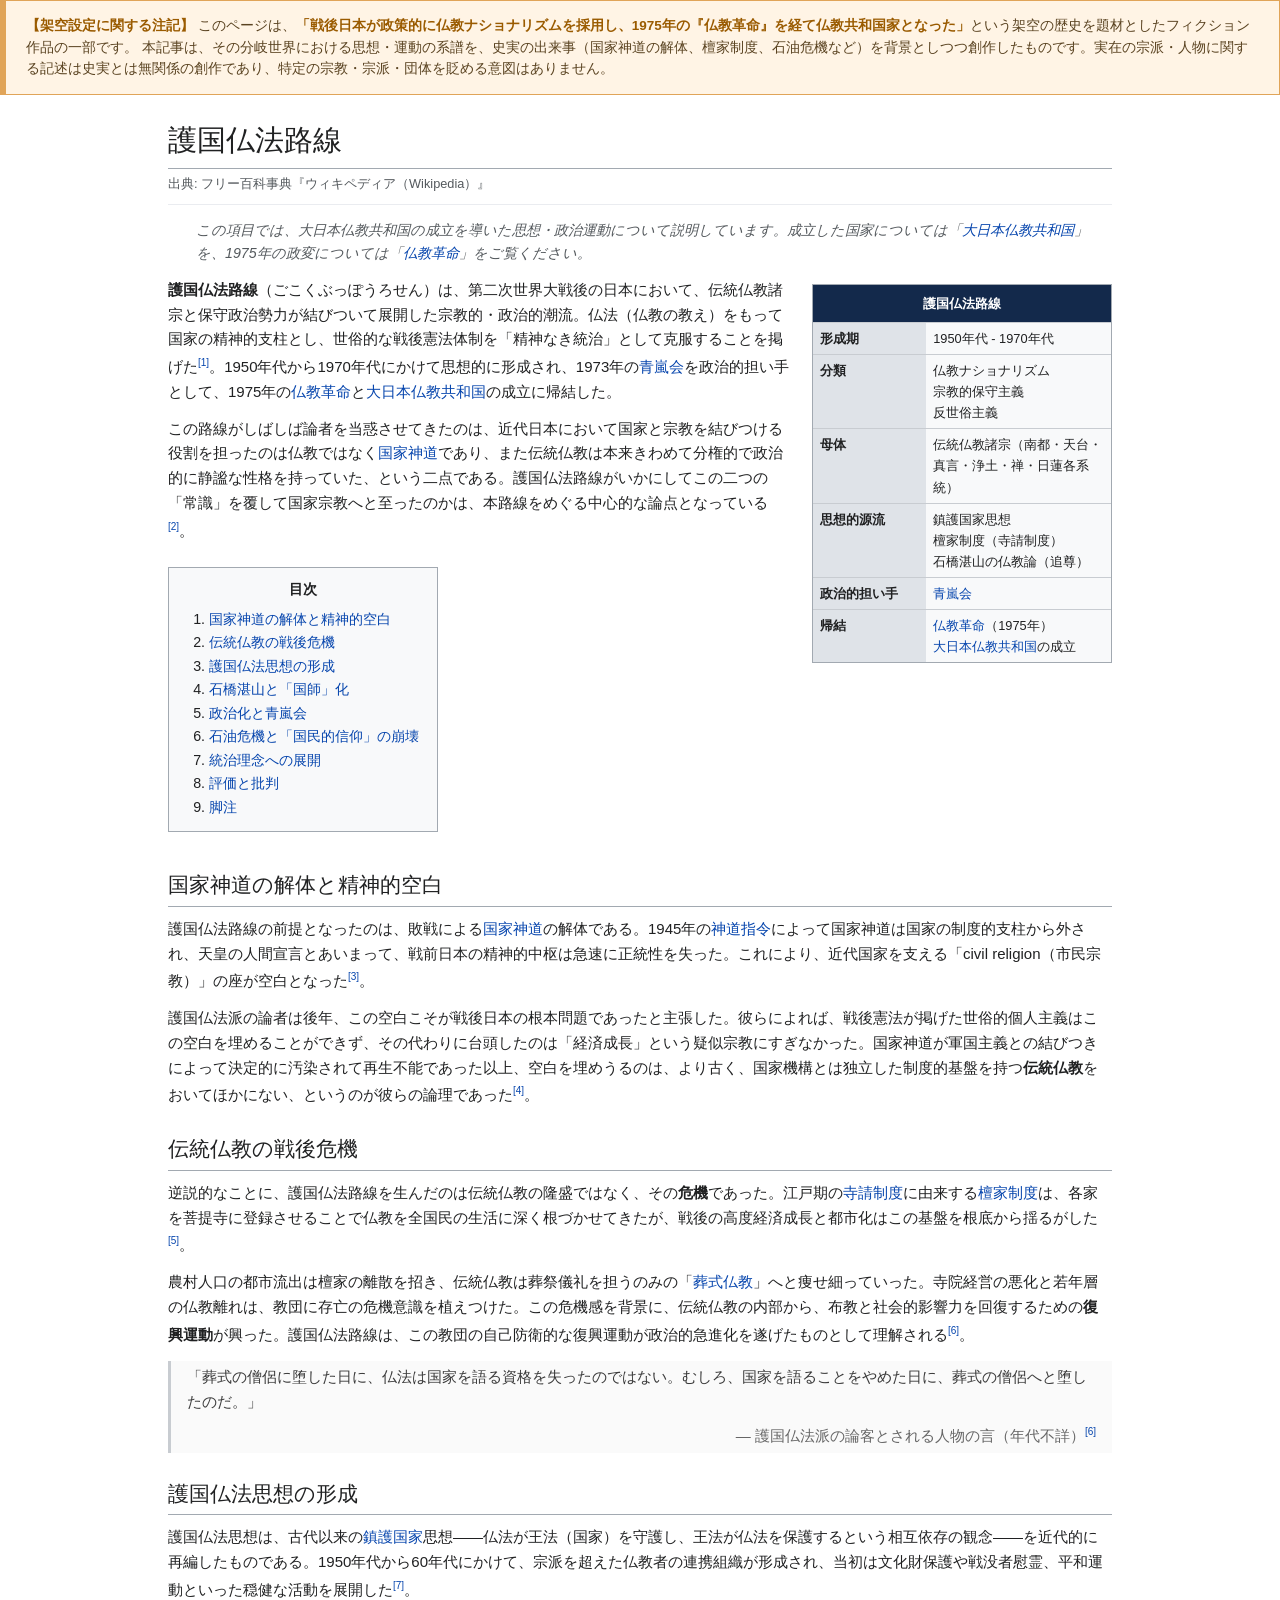
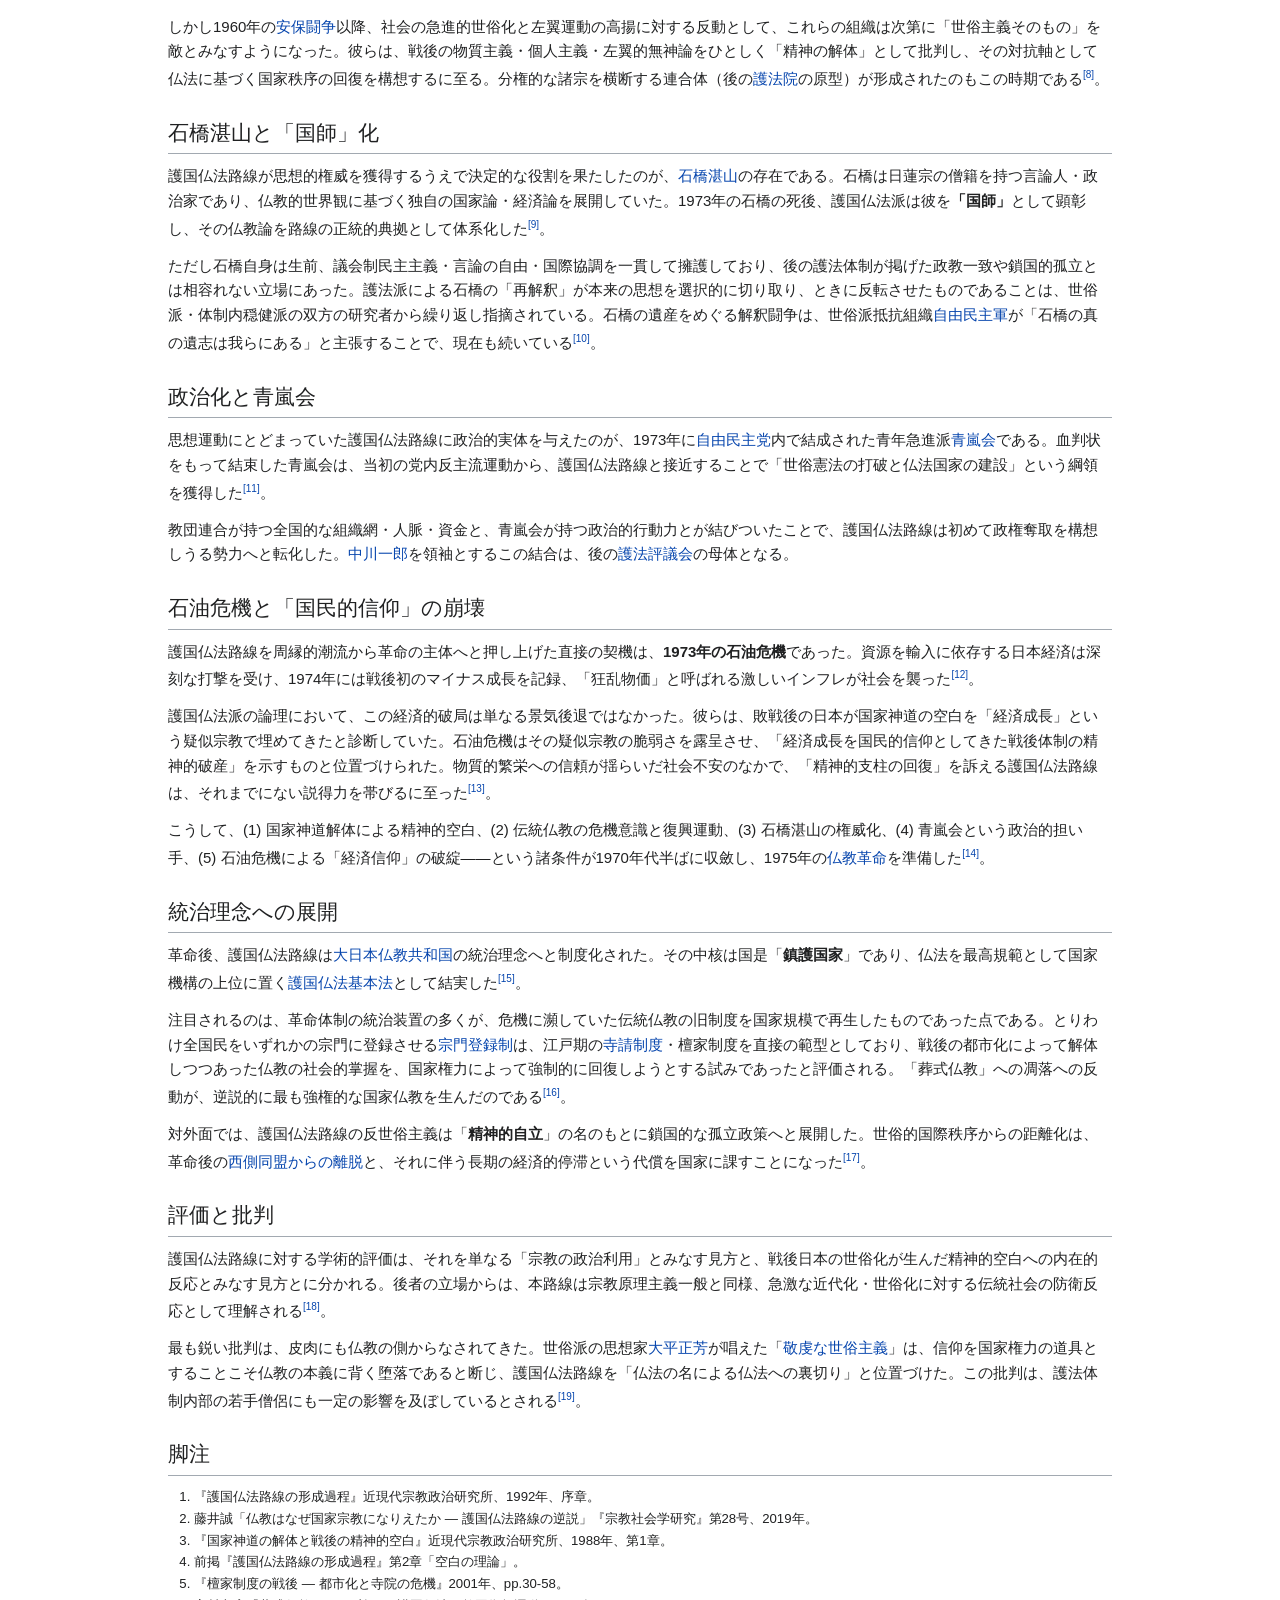
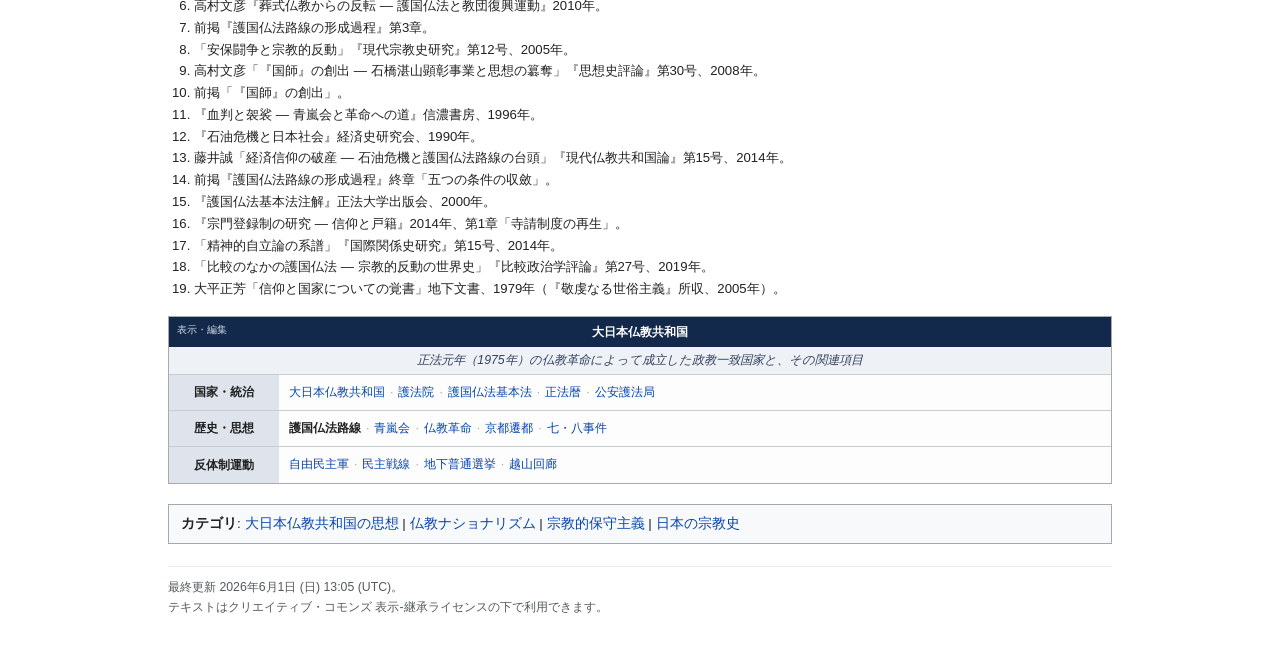
<file: gokoku-buppo.html>
<!DOCTYPE html>
<html lang="ja">
<head>
<meta charset="UTF-8">
<meta name="viewport" content="width=device-width, initial-scale=1.0">
<title>護国仏法路線 - Wikipedia</title>
<style>
  :root{--wiki-blue:#0645ad;--wiki-border:#a2a9b1;--navy:#13294b;}
  *{box-sizing:border-box;}
  body{font-family:'Hiragino Kaku Gothic ProN','Hiragino Sans',Meiryo,sans-serif;color:#202122;background:#fff;margin:0;line-height:1.65;font-size:15px;}
  .fiction-disclaimer{background:#fff4e5;border:1px solid #e0a458;border-left:6px solid #e0a458;color:#5a4321;padding:14px 20px;margin:0;font-size:13.5px;line-height:1.6;}
  .fiction-disclaimer strong{color:#9a5b00;}
  .page{max-width:1000px;margin:0 auto;padding:14px 28px 50px;}
  h1.article-title{font-family:'Times New Roman',Georgia,serif;font-weight:normal;font-size:1.9em;border-bottom:1px solid var(--wiki-border);padding-bottom:4px;margin:8px 0 4px;}
  .subtitle{color:#54595d;font-size:0.85em;margin:0 0 12px;border-bottom:1px solid #eaecf0;padding-bottom:10px;}
  h2{font-family:'Times New Roman',Georgia,serif;font-weight:normal;font-size:1.4em;border-bottom:1px solid var(--wiki-border);padding-bottom:3px;margin:24px 0 10px;clear:both;}
  h3{font-size:1.13em;margin:18px 0 7px;}
  p{margin:0 0 12px;}
  a{color:var(--wiki-blue);text-decoration:none;}
  a:hover{text-decoration:underline;}
  .hatnote{font-style:italic;color:#54595d;padding:2px 0 2px 28px;margin:0 0 10px;font-size:0.95em;}
  .infobox{float:right;width:300px;margin:6px 0 18px 22px;border:1px solid var(--wiki-border);background:#f8f9fa;font-size:12.8px;}
  .infobox .ib-title{background:var(--navy);color:#fff;text-align:center;font-weight:bold;padding:8px;}
  .infobox table{width:100%;border-collapse:collapse;}
  .infobox th{text-align:left;vertical-align:top;background:#dfe3e8;width:38%;padding:5px 7px;border-top:1px solid #c8ccd1;}
  .infobox td{vertical-align:top;padding:5px 7px;border-top:1px solid #c8ccd1;}
  .toc{display:inline-block;background:#f8f9fa;border:1px solid var(--wiki-border);padding:10px 18px 12px;margin:12px 0;font-size:0.95em;}
  .toc .toc-title{font-weight:bold;text-align:center;margin-bottom:6px;}
  .toc ol{margin:0;padding-left:22px;}
  .toc ol ol{padding-left:20px;}
  ul,ol{margin:0 0 12px;padding-left:26px;}
  blockquote{border-left:3px solid #c8ccd1;margin:14px 0;padding:4px 16px;color:#3a3a3a;background:#fafafa;}
  blockquote cite{display:block;text-align:right;font-style:normal;color:#666;margin-top:6px;}
  sup.ref a{font-size:0.8em;}
  .references{font-size:0.88em;}
  .navbox{border:1px solid #aaa;width:100%;margin:16px 0;font-size:0.82em;background:#fdfdfd;clear:both;}
  .navbox-title{background:var(--navy);color:#fff;text-align:center;font-weight:bold;padding:5px;position:relative;}
  .navbox-title .vlinks{position:absolute;left:8px;font-size:0.8em;font-weight:normal;color:#cdd6e6;}
  .navbox-abbr{background:#eef1f6;text-align:center;font-style:italic;padding:3px;color:#33415c;}
  .navbox-row{display:flex;border-top:1px solid #c8ccd1;}
  .navbox-group{background:#dfe3ec;font-weight:bold;text-align:center;padding:6px 8px;flex:0 0 110px;display:flex;align-items:center;justify-content:center;}
  .navbox-list{padding:6px 10px;flex:1;line-height:1.9;}
  .navbox-list .sep{color:#aaa;margin:0 5px;}
  .navbox-list b{color:#202122;}
  .catlinks{border:1px solid var(--wiki-border);background:#f8f9fa;padding:8px 12px;margin-top:20px;font-size:0.9em;}
  .page-footer{border-top:1px solid #eaecf0;margin-top:22px;padding-top:10px;font-size:0.82em;color:#54595d;}
  .clear{clear:both;}
  @media (max-width:680px){.infobox{float:none;width:auto;margin:10px 0;}.navbox-group{flex-basis:80px;}}
</style>
</head>
<body>

<div class="fiction-disclaimer">
  <strong>【架空設定に関する注記】</strong>
  このページは、<strong>「戦後日本が政策的に仏教ナショナリズムを採用し、1975年の『仏教革命』を経て仏教共和国家となった」</strong>という架空の歴史を題材としたフィクション作品の一部です。
  本記事は、その分岐世界における思想・運動の系譜を、史実の出来事（国家神道の解体、檀家制度、石油危機など）を背景としつつ創作したものです。実在の宗派・人物に関する記述は史実とは無関係の創作であり、特定の宗教・宗派・団体を貶める意図はありません。
</div>

<div class="page">

<h1 class="article-title">護国仏法路線</h1>
<p class="subtitle">出典: フリー百科事典『ウィキペディア（Wikipedia）』</p>
<p class="hatnote">この項目では、大日本仏教共和国の成立を導いた思想・政治運動について説明しています。成立した国家については「<a href="daikyowakoku.html">大日本仏教共和国</a>」を、1975年の政変については「<a href="bukkyo-kakumei.html">仏教革命</a>」をご覧ください。</p>

<aside class="infobox">
  <div class="ib-title">護国仏法路線</div>
  <table>
    <tr><th>形成期</th><td>1950年代 - 1970年代</td></tr>
    <tr><th>分類</th><td>仏教ナショナリズム<br>宗教的保守主義<br>反世俗主義</td></tr>
    <tr><th>母体</th><td>伝統仏教諸宗（南都・天台・真言・浄土・禅・日蓮各系統）</td></tr>
    <tr><th>思想的源流</th><td>鎮護国家思想<br>檀家制度（寺請制度）<br>石橋湛山の仏教論（追尊）</td></tr>
    <tr><th>政治的担い手</th><td><a href="seirankai.html">青嵐会</a></td></tr>
    <tr><th>帰結</th><td><a href="bukkyo-kakumei.html">仏教革命</a>（1975年）<br><a href="daikyowakoku.html">大日本仏教共和国</a>の成立</td></tr>
  </table>
</aside>

<p>
<b>護国仏法路線</b>（ごこくぶっぽうろせん）は、第二次世界大戦後の日本において、伝統仏教諸宗と保守政治勢力が結びついて展開した宗教的・政治的潮流。仏法（仏教の教え）をもって国家の精神的支柱とし、世俗的な戦後憲法体制を「精神なき統治」として克服することを掲げた<sup class="ref"><a href="#cite1">[1]</a></sup>。1950年代から1970年代にかけて思想的に形成され、1973年の<a href="seirankai.html">青嵐会</a>を政治的担い手として、1975年の<a href="bukkyo-kakumei.html">仏教革命</a>と<a href="daikyowakoku.html">大日本仏教共和国</a>の成立に帰結した。
</p>

<p>
この路線がしばしば論者を当惑させてきたのは、近代日本において国家と宗教を結びつける役割を担ったのは仏教ではなく<a href="#">国家神道</a>であり、また伝統仏教は本来きわめて分権的で政治的に静謐な性格を持っていた、という二点である。護国仏法路線がいかにしてこの二つの「常識」を覆して国家宗教へと至ったのかは、本路線をめぐる中心的な論点となっている<sup class="ref"><a href="#cite2">[2]</a></sup>。
</p>

<div class="toc">
  <div class="toc-title">目次</div>
  <ol>
    <li><a href="#vacuum">国家神道の解体と精神的空白</a></li>
    <li><a href="#crisis">伝統仏教の戦後危機</a></li>
    <li><a href="#formation">護国仏法思想の形成</a></li>
    <li><a href="#ishibashi">石橋湛山と「国師」化</a></li>
    <li><a href="#politicization">政治化と青嵐会</a></li>
    <li><a href="#oilshock">石油危機と「国民的信仰」の崩壊</a></li>
    <li><a href="#governance">統治理念への展開</a></li>
    <li><a href="#evaluation">評価と批判</a></li>
    <li><a href="#refs">脚注</a></li>
  </ol>
</div>

<div class="clear"></div>

<h2 id="vacuum">国家神道の解体と精神的空白</h2>
<p>
護国仏法路線の前提となったのは、敗戦による<a href="#">国家神道</a>の解体である。1945年の<a href="#">神道指令</a>によって国家神道は国家の制度的支柱から外され、天皇の人間宣言とあいまって、戦前日本の精神的中枢は急速に正統性を失った。これにより、近代国家を支える「civil religion（市民宗教）」の座が空白となった<sup class="ref"><a href="#cite3">[3]</a></sup>。
</p>
<p>
護国仏法派の論者は後年、この空白こそが戦後日本の根本問題であったと主張した。彼らによれば、戦後憲法が掲げた世俗的個人主義はこの空白を埋めることができず、その代わりに台頭したのは「経済成長」という疑似宗教にすぎなかった。国家神道が軍国主義との結びつきによって決定的に汚染されて再生不能であった以上、空白を埋めうるのは、より古く、国家機構とは独立した制度的基盤を持つ<b>伝統仏教</b>をおいてほかにない、というのが彼らの論理であった<sup class="ref"><a href="#cite4">[4]</a></sup>。
</p>

<h2 id="crisis">伝統仏教の戦後危機</h2>
<p>
逆説的なことに、護国仏法路線を生んだのは伝統仏教の隆盛ではなく、その<b>危機</b>であった。江戸期の<a href="#">寺請制度</a>に由来する<a href="#">檀家制度</a>は、各家を菩提寺に登録させることで仏教を全国民の生活に深く根づかせてきたが、戦後の高度経済成長と都市化はこの基盤を根底から揺るがした<sup class="ref"><a href="#cite5">[5]</a></sup>。
</p>
<p>
農村人口の都市流出は檀家の離散を招き、伝統仏教は葬祭儀礼を担うのみの「<a href="#">葬式仏教</a>」へと痩せ細っていった。寺院経営の悪化と若年層の仏教離れは、教団に存亡の危機意識を植えつけた。この危機感を背景に、伝統仏教の内部から、布教と社会的影響力を回復するための<b>復興運動</b>が興った。護国仏法路線は、この教団の自己防衛的な復興運動が政治的急進化を遂げたものとして理解される<sup class="ref"><a href="#cite6">[6]</a></sup>。
</p>

<blockquote>
「葬式の僧侶に堕した日に、仏法は国家を語る資格を失ったのではない。むしろ、国家を語ることをやめた日に、葬式の僧侶へと堕したのだ。」
<cite>— 護国仏法派の論客とされる人物の言（年代不詳）<sup class="ref"><a href="#cite6">[6]</a></sup></cite>
</blockquote>

<h2 id="formation">護国仏法思想の形成</h2>
<p>
護国仏法思想は、古代以来の<a href="#">鎮護国家</a>思想——仏法が王法（国家）を守護し、王法が仏法を保護するという相互依存の観念——を近代的に再編したものである。1950年代から60年代にかけて、宗派を超えた仏教者の連携組織が形成され、当初は文化財保護や戦没者慰霊、平和運動といった穏健な活動を展開した<sup class="ref"><a href="#cite7">[7]</a></sup>。
</p>
<p>
しかし1960年の<a href="#">安保闘争</a>以降、社会の急進的世俗化と左翼運動の高揚に対する反動として、これらの組織は次第に「世俗主義そのもの」を敵とみなすようになった。彼らは、戦後の物質主義・個人主義・左翼的無神論をひとしく「精神の解体」として批判し、その対抗軸として仏法に基づく国家秩序の回復を構想するに至る。分権的な諸宗を横断する連合体（後の<a href="#">護法院</a>の原型）が形成されたのもこの時期である<sup class="ref"><a href="#cite8">[8]</a></sup>。
</p>

<h2 id="ishibashi">石橋湛山と「国師」化</h2>
<p>
護国仏法路線が思想的権威を獲得するうえで決定的な役割を果たしたのが、<a href="#">石橋湛山</a>の存在である。石橋は日蓮宗の僧籍を持つ言論人・政治家であり、仏教的世界観に基づく独自の国家論・経済論を展開していた。1973年の石橋の死後、護国仏法派は彼を<b>「国師」</b>として顕彰し、その仏教論を路線の正統的典拠として体系化した<sup class="ref"><a href="#cite9">[9]</a></sup>。
</p>
<p>
ただし石橋自身は生前、議会制民主主義・言論の自由・国際協調を一貫して擁護しており、後の護法体制が掲げた政教一致や鎖国的孤立とは相容れない立場にあった。護法派による石橋の「再解釈」が本来の思想を選択的に切り取り、ときに反転させたものであることは、世俗派・体制内穏健派の双方の研究者から繰り返し指摘されている。石橋の遺産をめぐる解釈闘争は、世俗派抵抗組織<a href="jiyu-minshu-gun.html">自由民主軍</a>が「石橋の真の遺志は我らにある」と主張することで、現在も続いている<sup class="ref"><a href="#cite10">[10]</a></sup>。
</p>

<h2 id="politicization">政治化と青嵐会</h2>
<p>
思想運動にとどまっていた護国仏法路線に政治的実体を与えたのが、1973年に<a href="#">自由民主党</a>内で結成された青年急進派<a href="seirankai.html">青嵐会</a>である。血判状をもって結束した青嵐会は、当初の党内反主流運動から、護国仏法路線と接近することで「世俗憲法の打破と仏法国家の建設」という綱領を獲得した<sup class="ref"><a href="#cite11">[11]</a></sup>。
</p>
<p>
教団連合が持つ全国的な組織網・人脈・資金と、青嵐会が持つ政治的行動力とが結びついたことで、護国仏法路線は初めて政権奪取を構想しうる勢力へと転化した。<a href="daikyowakoku.html#h-nakagawa">中川一郎</a>を領袖とするこの結合は、後の<a href="#">護法評議会</a>の母体となる。
</p>

<h2 id="oilshock">石油危機と「国民的信仰」の崩壊</h2>
<p>
護国仏法路線を周縁的潮流から革命の主体へと押し上げた直接の契機は、<b>1973年の石油危機</b>であった。資源を輸入に依存する日本経済は深刻な打撃を受け、1974年には戦後初のマイナス成長を記録、「狂乱物価」と呼ばれる激しいインフレが社会を襲った<sup class="ref"><a href="#cite12">[12]</a></sup>。
</p>
<p>
護国仏法派の論理において、この経済的破局は単なる景気後退ではなかった。彼らは、敗戦後の日本が国家神道の空白を「経済成長」という疑似宗教で埋めてきたと診断していた。石油危機はその疑似宗教の脆弱さを露呈させ、「経済成長を国民的信仰としてきた戦後体制の精神的破産」を示すものと位置づけられた。物質的繁栄への信頼が揺らいだ社会不安のなかで、「精神的支柱の回復」を訴える護国仏法路線は、それまでにない説得力を帯びるに至った<sup class="ref"><a href="#cite13">[13]</a></sup>。
</p>
<p>
こうして、(1) 国家神道解体による精神的空白、(2) 伝統仏教の危機意識と復興運動、(3) 石橋湛山の権威化、(4) 青嵐会という政治的担い手、(5) 石油危機による「経済信仰」の破綻——という諸条件が1970年代半ばに収斂し、1975年の<a href="bukkyo-kakumei.html">仏教革命</a>を準備した<sup class="ref"><a href="#cite14">[14]</a></sup>。
</p>

<h2 id="governance">統治理念への展開</h2>
<p>
革命後、護国仏法路線は<a href="daikyowakoku.html">大日本仏教共和国</a>の統治理念へと制度化された。その中核は国是「<b>鎮護国家</b>」であり、仏法を最高規範として国家機構の上位に置く<a href="#">護国仏法基本法</a>として結実した<sup class="ref"><a href="#cite15">[15]</a></sup>。
</p>
<p>
注目されるのは、革命体制の統治装置の多くが、危機に瀕していた伝統仏教の旧制度を国家規模で再生したものであった点である。とりわけ全国民をいずれかの宗門に登録させる<a href="daikyowakoku.html#s-religion">宗門登録制</a>は、江戸期の<a href="#">寺請制度</a>・檀家制度を直接の範型としており、戦後の都市化によって解体しつつあった仏教の社会的掌握を、国家権力によって強制的に回復しようとする試みであったと評価される。「葬式仏教」への凋落への反動が、逆説的に最も強権的な国家仏教を生んだのである<sup class="ref"><a href="#cite16">[16]</a></sup>。
</p>
<p>
対外面では、護国仏法路線の反世俗主義は「<b>精神的自立</b>」の名のもとに鎖国的な孤立政策へと展開した。世俗的国際秩序からの距離化は、革命後の<a href="daikyowakoku.html#foreign">西側同盟からの離脱</a>と、それに伴う長期の経済的停滞という代償を国家に課すことになった<sup class="ref"><a href="#cite17">[17]</a></sup>。
</p>

<h2 id="evaluation">評価と批判</h2>
<p>
護国仏法路線に対する学術的評価は、それを単なる「宗教の政治利用」とみなす見方と、戦後日本の世俗化が生んだ精神的空白への内在的反応とみなす見方とに分かれる。後者の立場からは、本路線は宗教原理主義一般と同様、急激な近代化・世俗化に対する伝統社会の防衛反応として理解される<sup class="ref"><a href="#cite18">[18]</a></sup>。
</p>
<p>
最も鋭い批判は、皮肉にも仏教の側からなされてきた。世俗派の思想家<a href="daikyowakoku.html#s-religion">大平正芳</a>が唱えた「<a href="#">敬虔な世俗主義</a>」は、信仰を国家権力の道具とすることこそ仏教の本義に背く堕落であると断じ、護国仏法路線を「仏法の名による仏法への裏切り」と位置づけた。この批判は、護法体制内部の若手僧侶にも一定の影響を及ぼしているとされる<sup class="ref"><a href="#cite19">[19]</a></sup>。
</p>

<h2 id="refs">脚注</h2>
<ol class="references">
  <li id="cite1">『護国仏法路線の形成過程』近現代宗教政治研究所、1992年、序章。</li>
  <li id="cite2">藤井誠「仏教はなぜ国家宗教になりえたか ― 護国仏法路線の逆説」『宗教社会学研究』第28号、2019年。</li>
  <li id="cite3">『国家神道の解体と戦後の精神的空白』近現代宗教政治研究所、1988年、第1章。</li>
  <li id="cite4">前掲『護国仏法路線の形成過程』第2章「空白の理論」。</li>
  <li id="cite5">『檀家制度の戦後 ― 都市化と寺院の危機』2001年、pp.30-58。</li>
  <li id="cite6">高村文彦『葬式仏教からの反転 ― 護国仏法と教団復興運動』2010年。</li>
  <li id="cite7">前掲『護国仏法路線の形成過程』第3章。</li>
  <li id="cite8">「安保闘争と宗教的反動」『現代宗教史研究』第12号、2005年。</li>
  <li id="cite9">高村文彦「『国師』の創出 ― 石橋湛山顕彰事業と思想の簒奪」『思想史評論』第30号、2008年。</li>
  <li id="cite10">前掲「『国師』の創出」。</li>
  <li id="cite11">『血判と袈裟 ― 青嵐会と革命への道』信濃書房、1996年。</li>
  <li id="cite12">『石油危機と日本社会』経済史研究会、1990年。</li>
  <li id="cite13">藤井誠「経済信仰の破産 ― 石油危機と護国仏法路線の台頭」『現代仏教共和国論』第15号、2014年。</li>
  <li id="cite14">前掲『護国仏法路線の形成過程』終章「五つの条件の収斂」。</li>
  <li id="cite15">『護国仏法基本法注解』正法大学出版会、2000年。</li>
  <li id="cite16">『宗門登録制の研究 ― 信仰と戸籍』2014年、第1章「寺請制度の再生」。</li>
  <li id="cite17">「精神的自立論の系譜」『国際関係史研究』第15号、2014年。</li>
  <li id="cite18">「比較のなかの護国仏法 ― 宗教的反動の世界史」『比較政治学評論』第27号、2019年。</li>
  <li id="cite19">大平正芳「信仰と国家についての覚書」地下文書、1979年（『敬虔なる世俗主義』所収、2005年）。</li>
</ol>

<div class="navbox" role="navigation" aria-label="大日本仏教共和国">
  <div class="navbox-title"><span class="vlinks">表示・編集</span>大日本仏教共和国</div>
  <div class="navbox-abbr">正法元年（1975年）の仏教革命によって成立した政教一致国家と、その関連項目</div>
  <div class="navbox-row"><div class="navbox-group">国家・統治</div><div class="navbox-list"><a href="daikyowakoku.html">大日本仏教共和国</a><span class="sep">·</span><a href="#">護法院</a><span class="sep">·</span><a href="#">護国仏法基本法</a><span class="sep">·</span><a href="#">正法暦</a><span class="sep">·</span><a href="#">公安護法局</a></div></div>
  <div class="navbox-row"><div class="navbox-group">歴史・思想</div><div class="navbox-list"><b>護国仏法路線</b><span class="sep">·</span><a href="seirankai.html">青嵐会</a><span class="sep">·</span><a href="bukkyo-kakumei.html">仏教革命</a><span class="sep">·</span><a href="#">京都遷都</a><span class="sep">·</span><a href="jiyu-minshu-gun.html#h-78">七・八事件</a></div></div>
  <div class="navbox-row"><div class="navbox-group">反体制運動</div><div class="navbox-list"><a href="jiyu-minshu-gun.html">自由民主軍</a><span class="sep">·</span><a href="minshu-sensen.html">民主戦線</a><span class="sep">·</span><a href="chika-senkyo.html">地下普通選挙</a><span class="sep">·</span><a href="#">越山回廊</a></div></div>
</div>

<div class="catlinks">
  <b>カテゴリ</b>:
  <a href="#">大日本仏教共和国の思想</a> |
  <a href="#">仏教ナショナリズム</a> |
  <a href="#">宗教的保守主義</a> |
  <a href="#">日本の宗教史</a>
</div>

<div class="page-footer">最終更新 2026年6月1日 (日) 13:05 (UTC)。<br>テキストはクリエイティブ・コモンズ 表示-継承ライセンスの下で利用できます。</div>

</div>
</body>
</html>
</file>
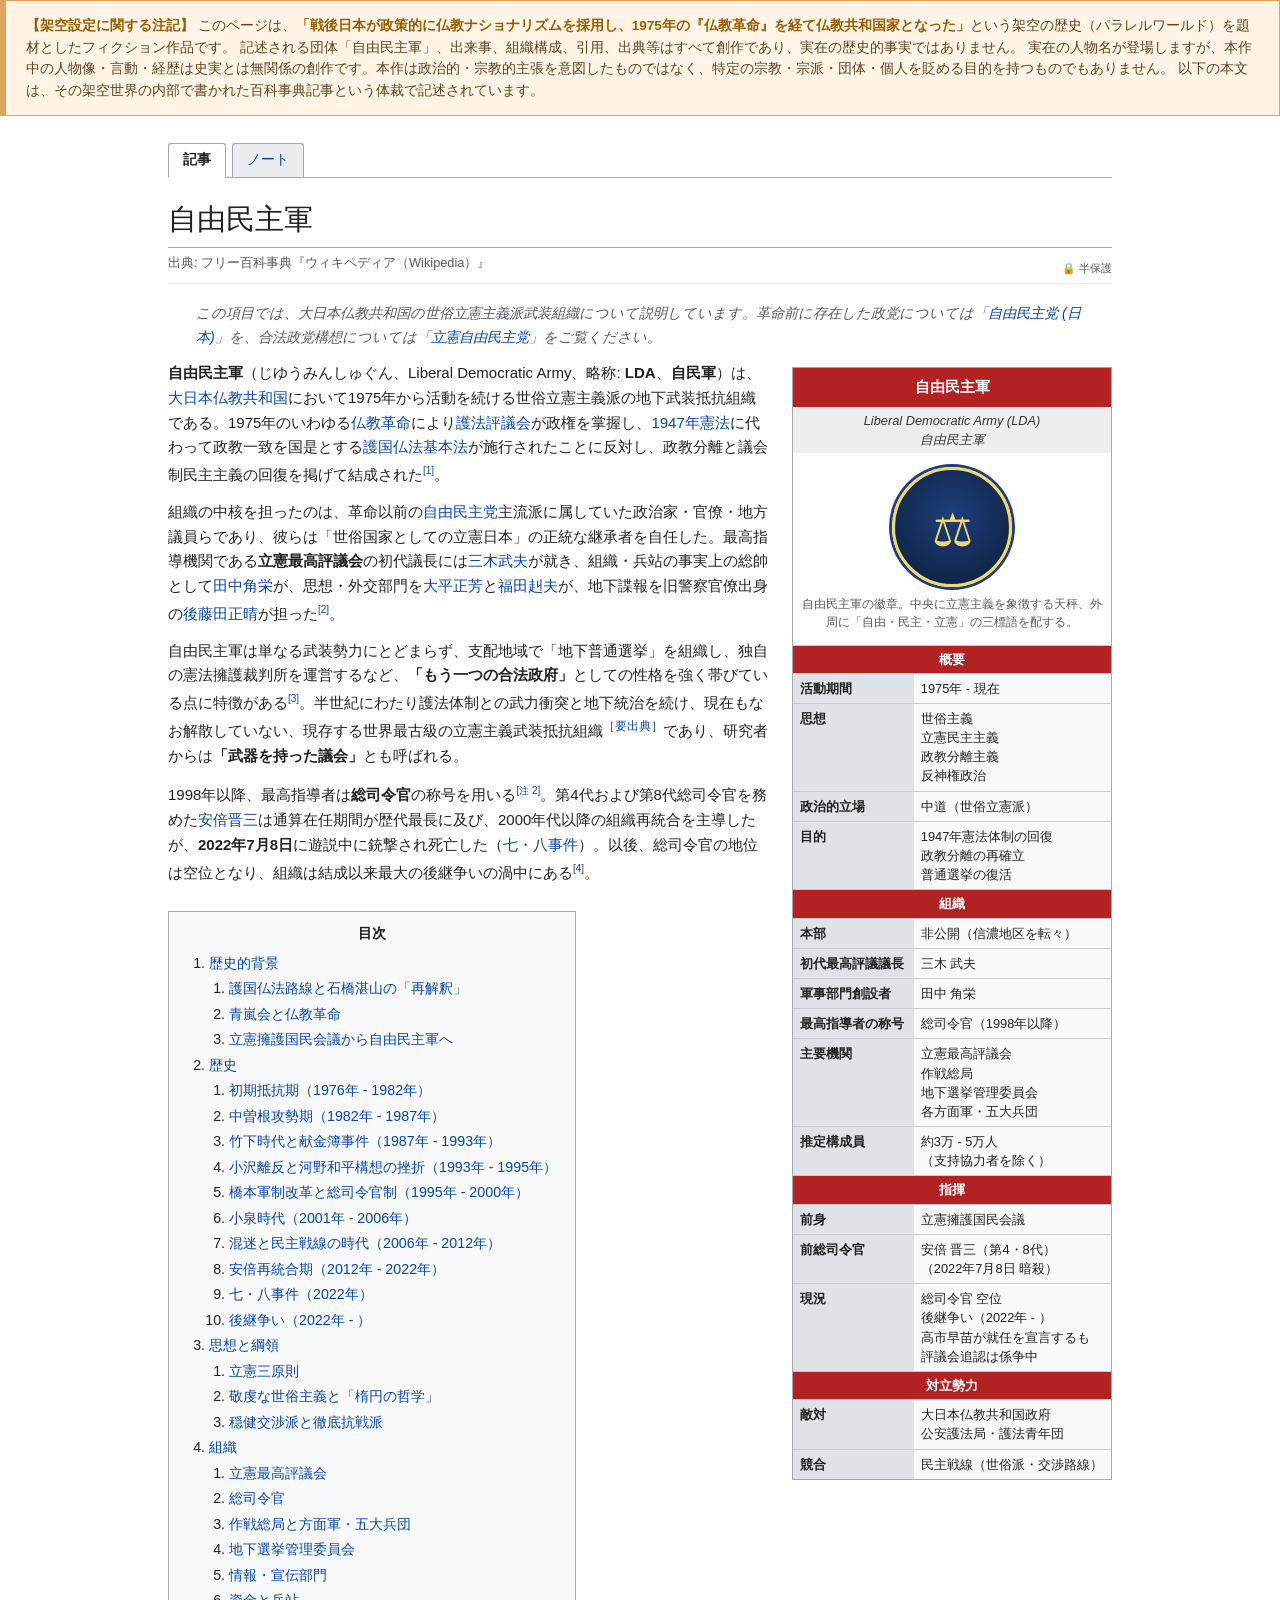
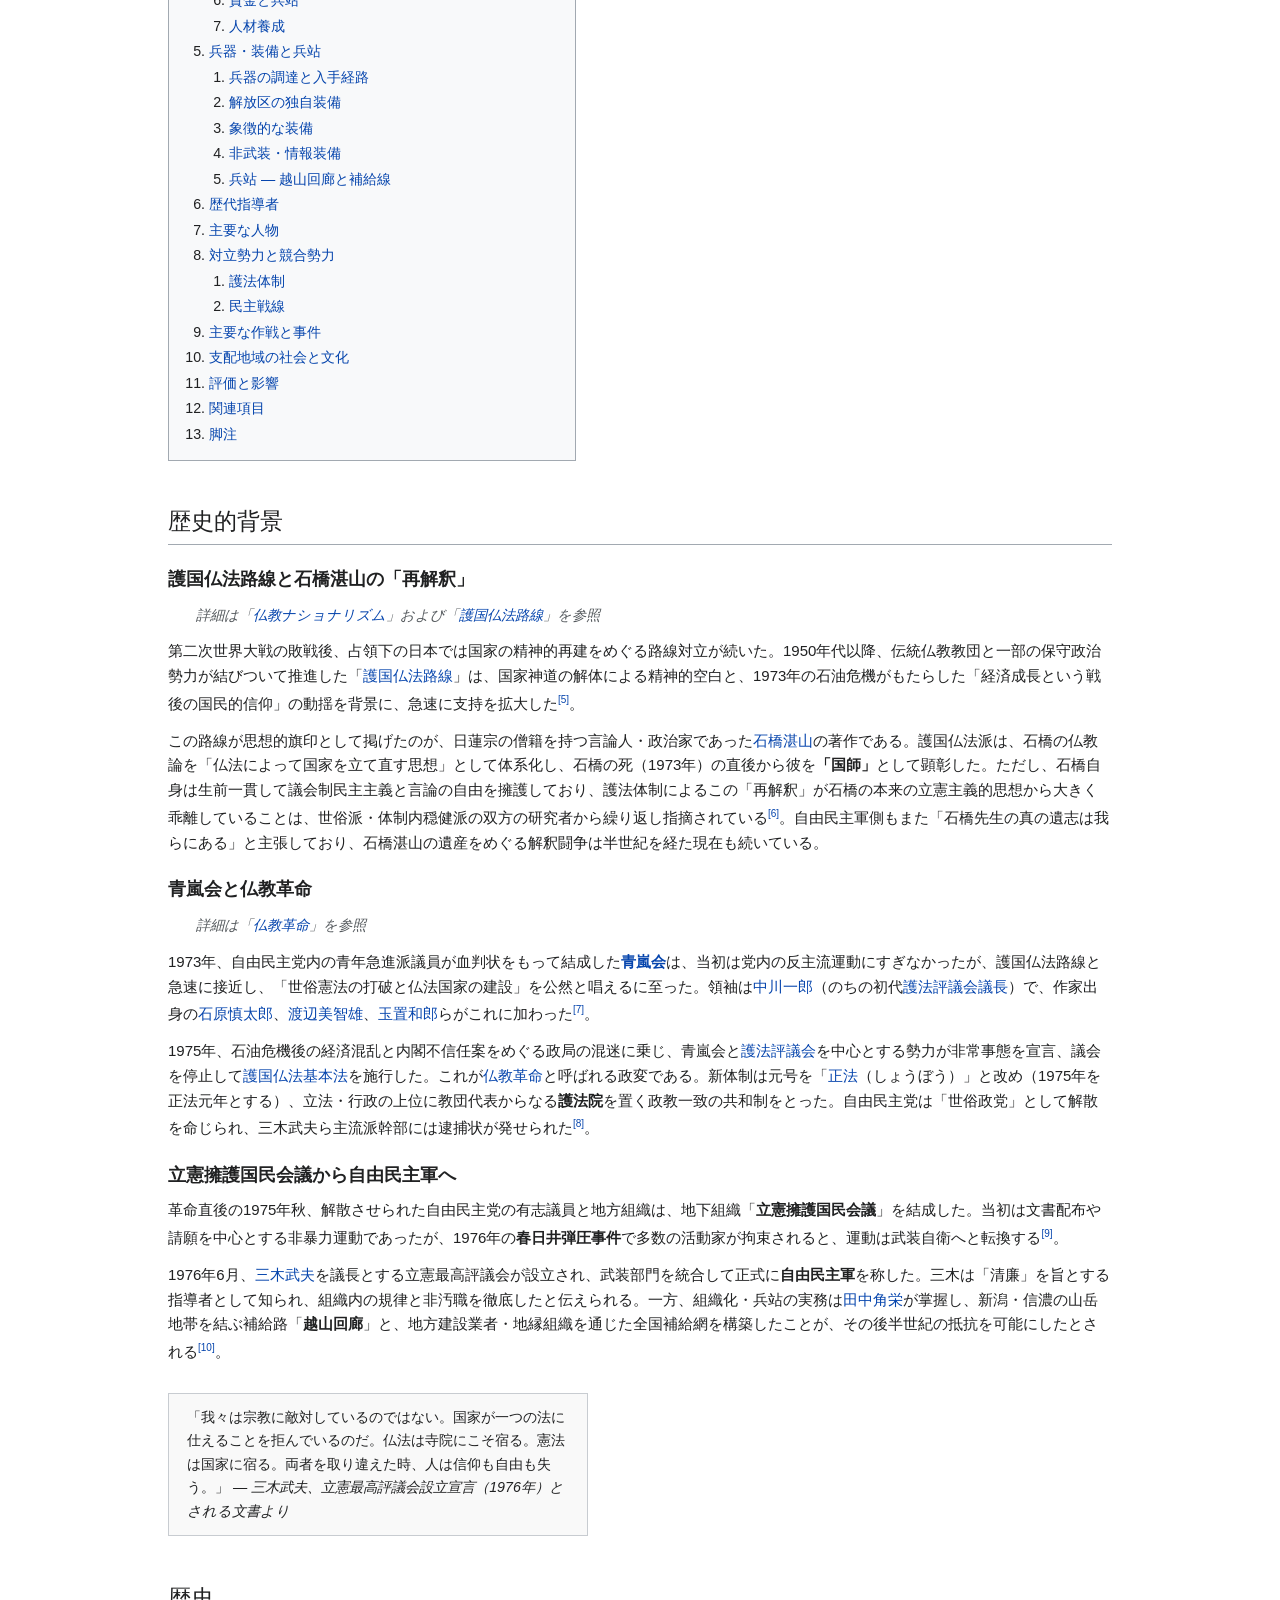
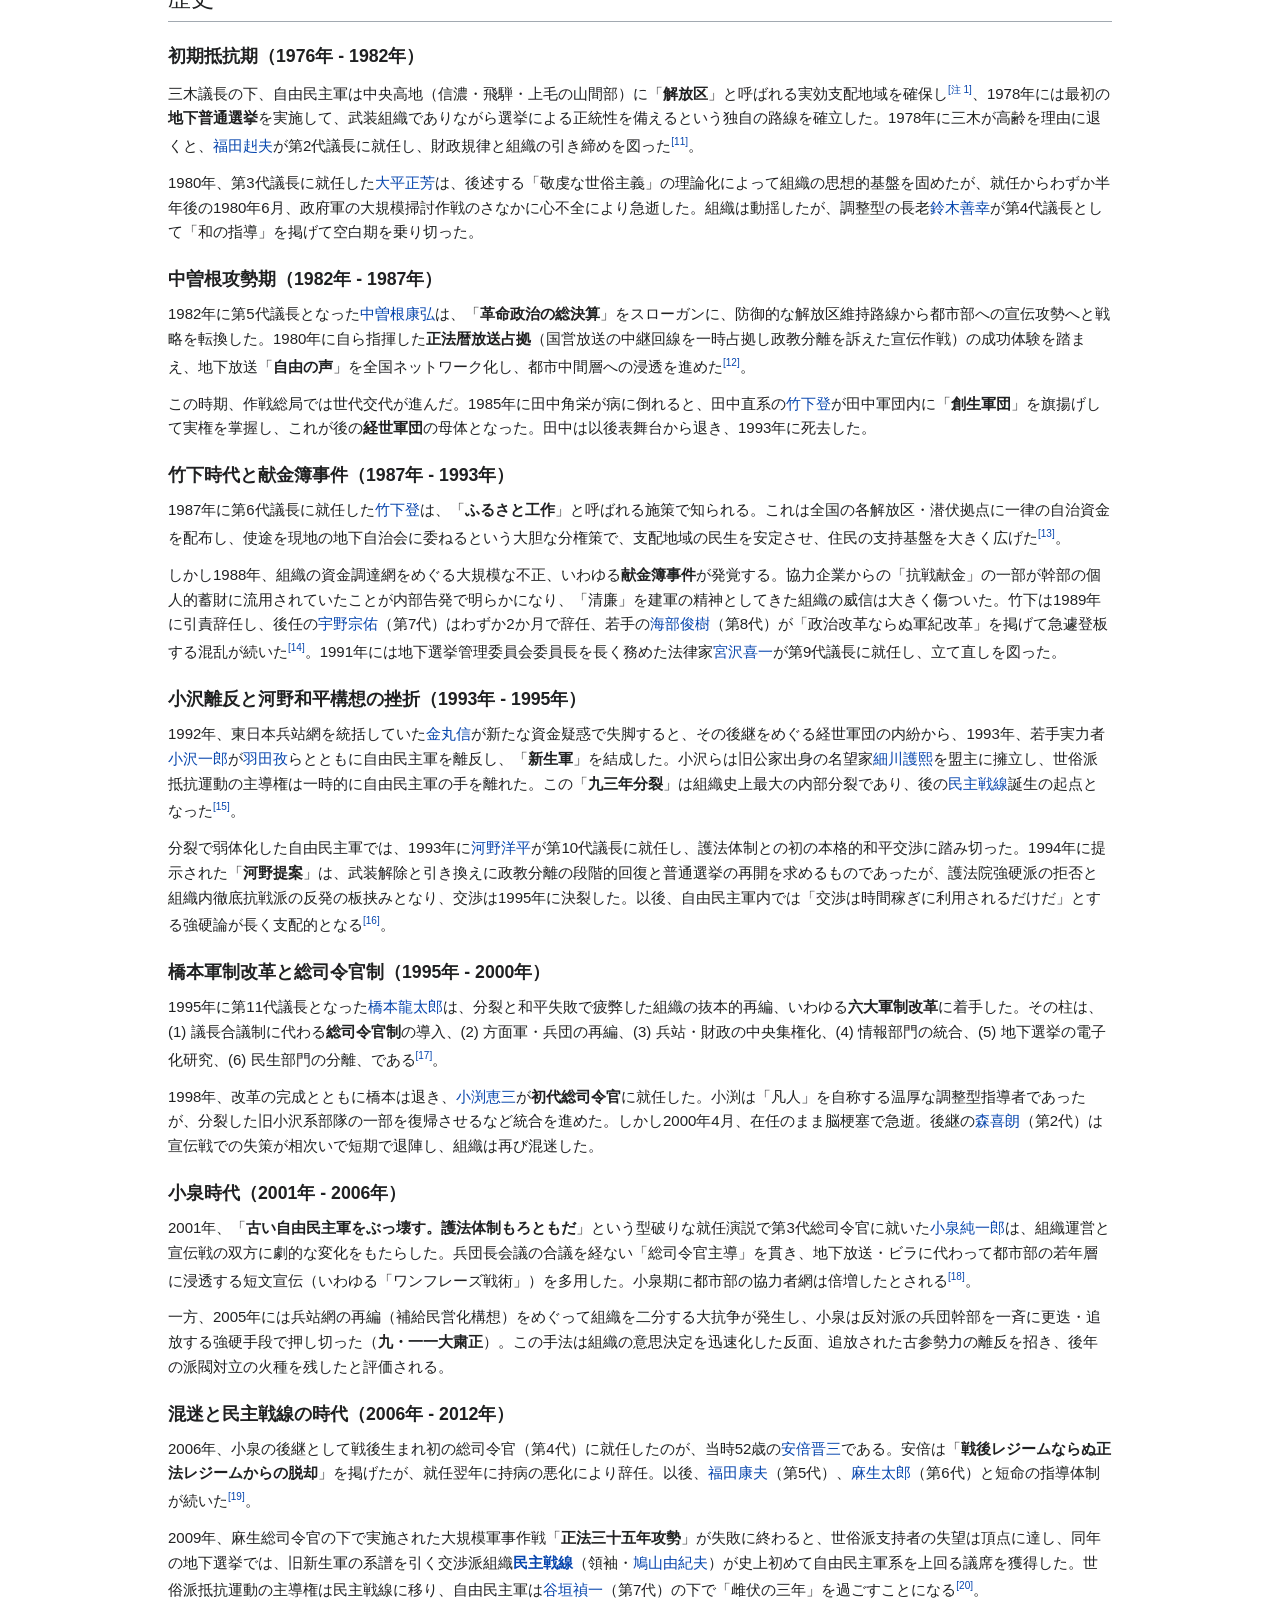
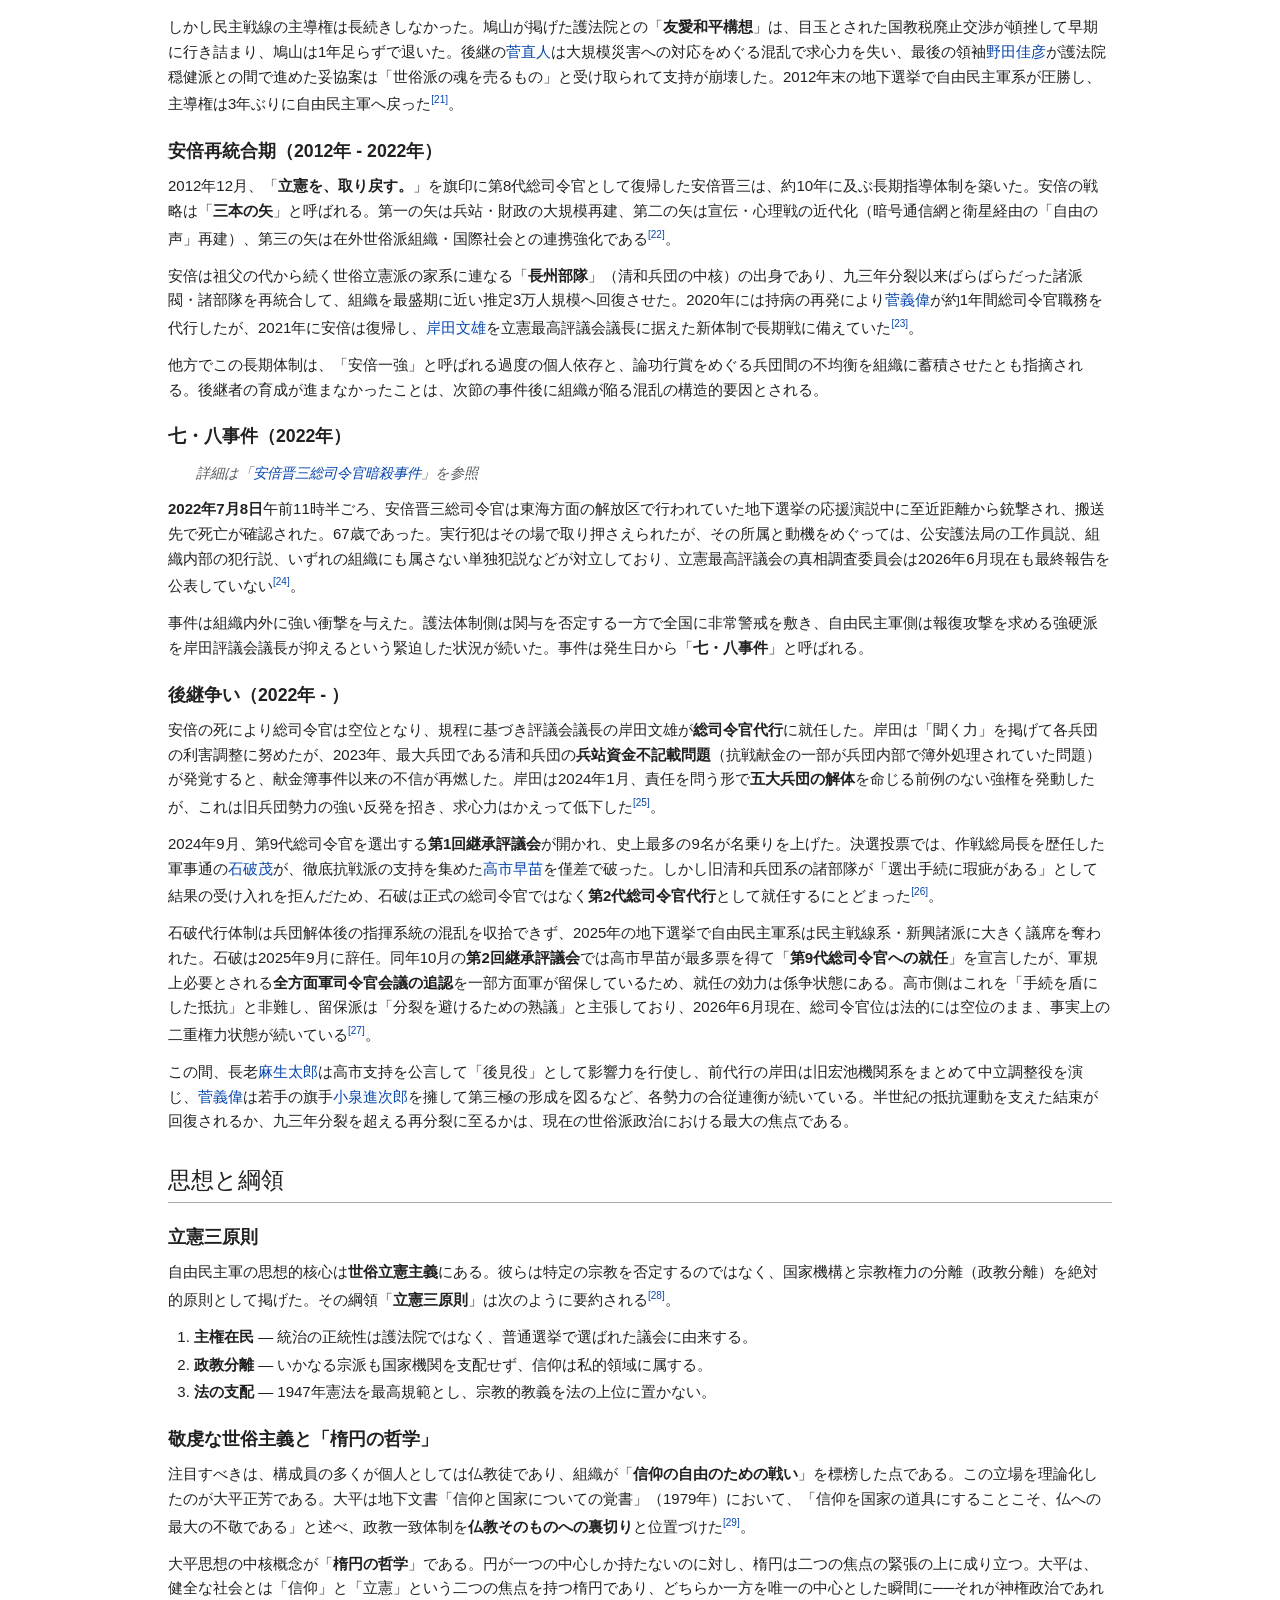
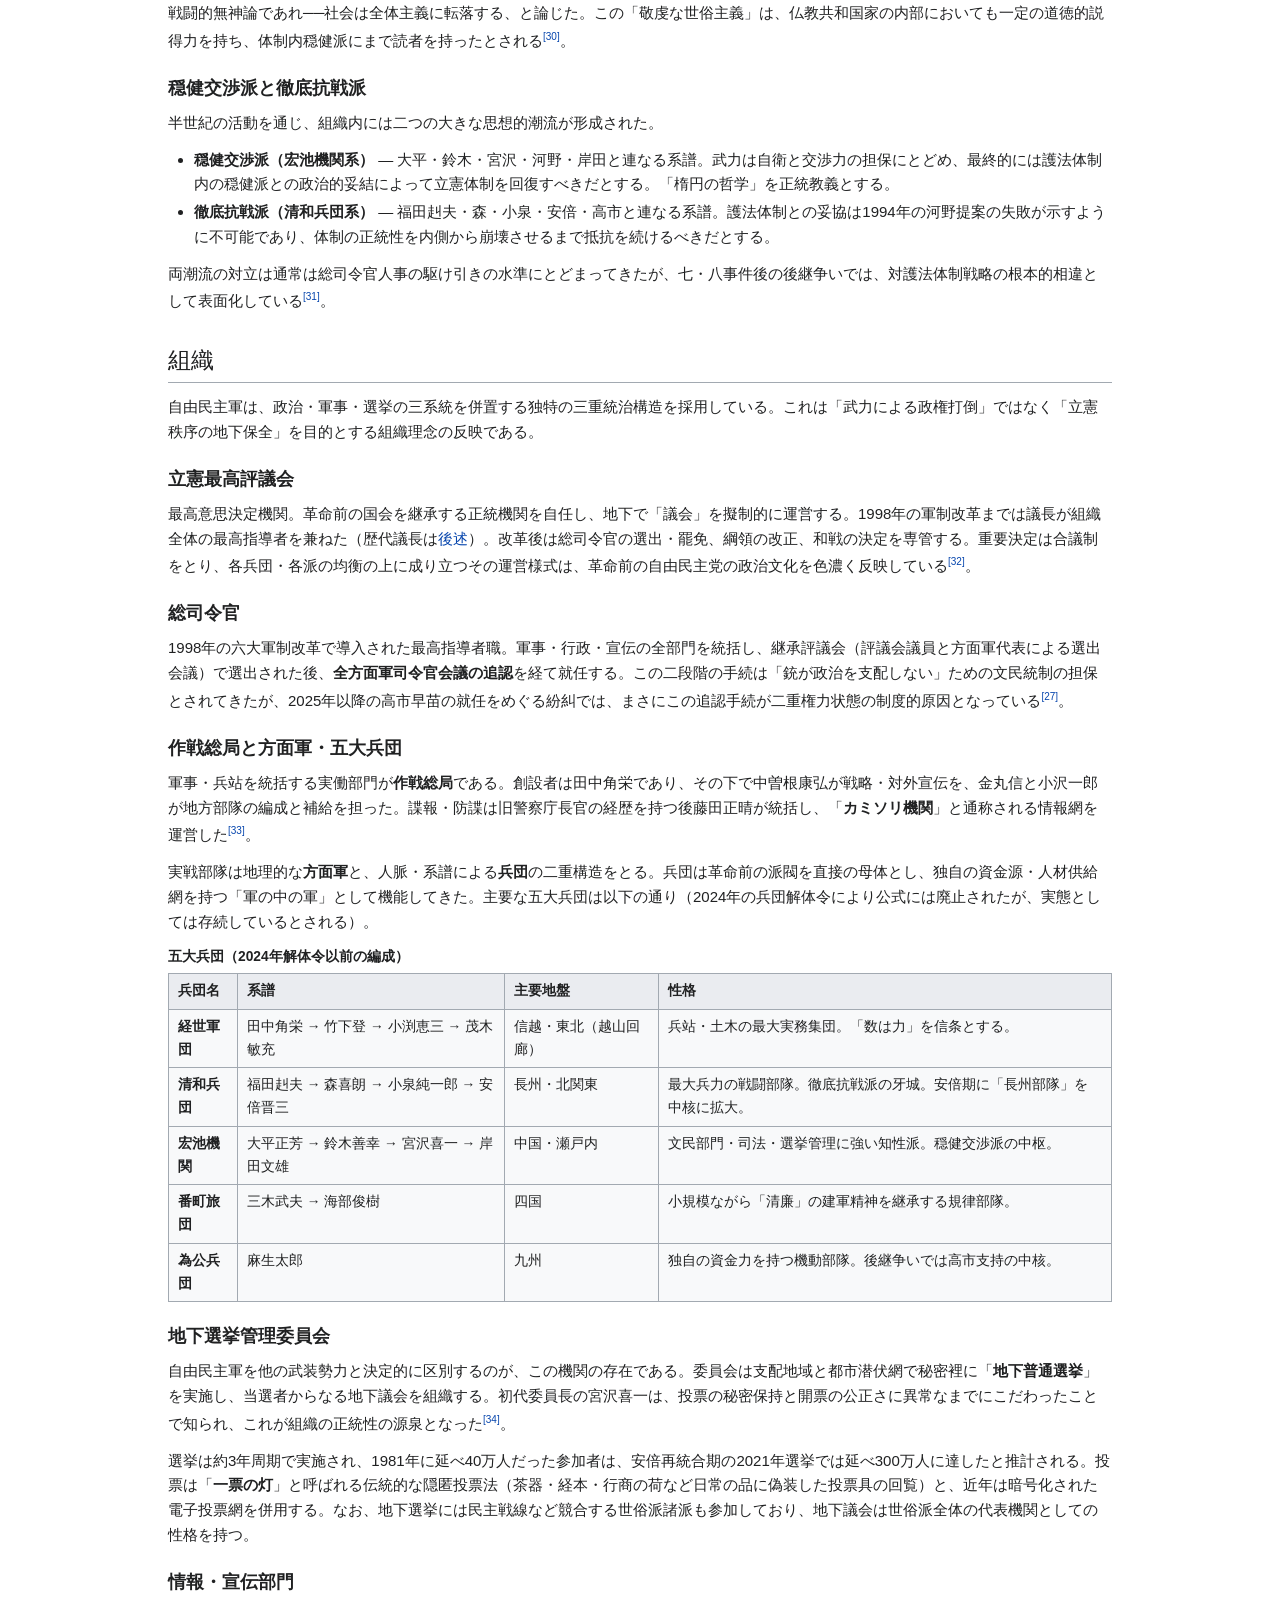
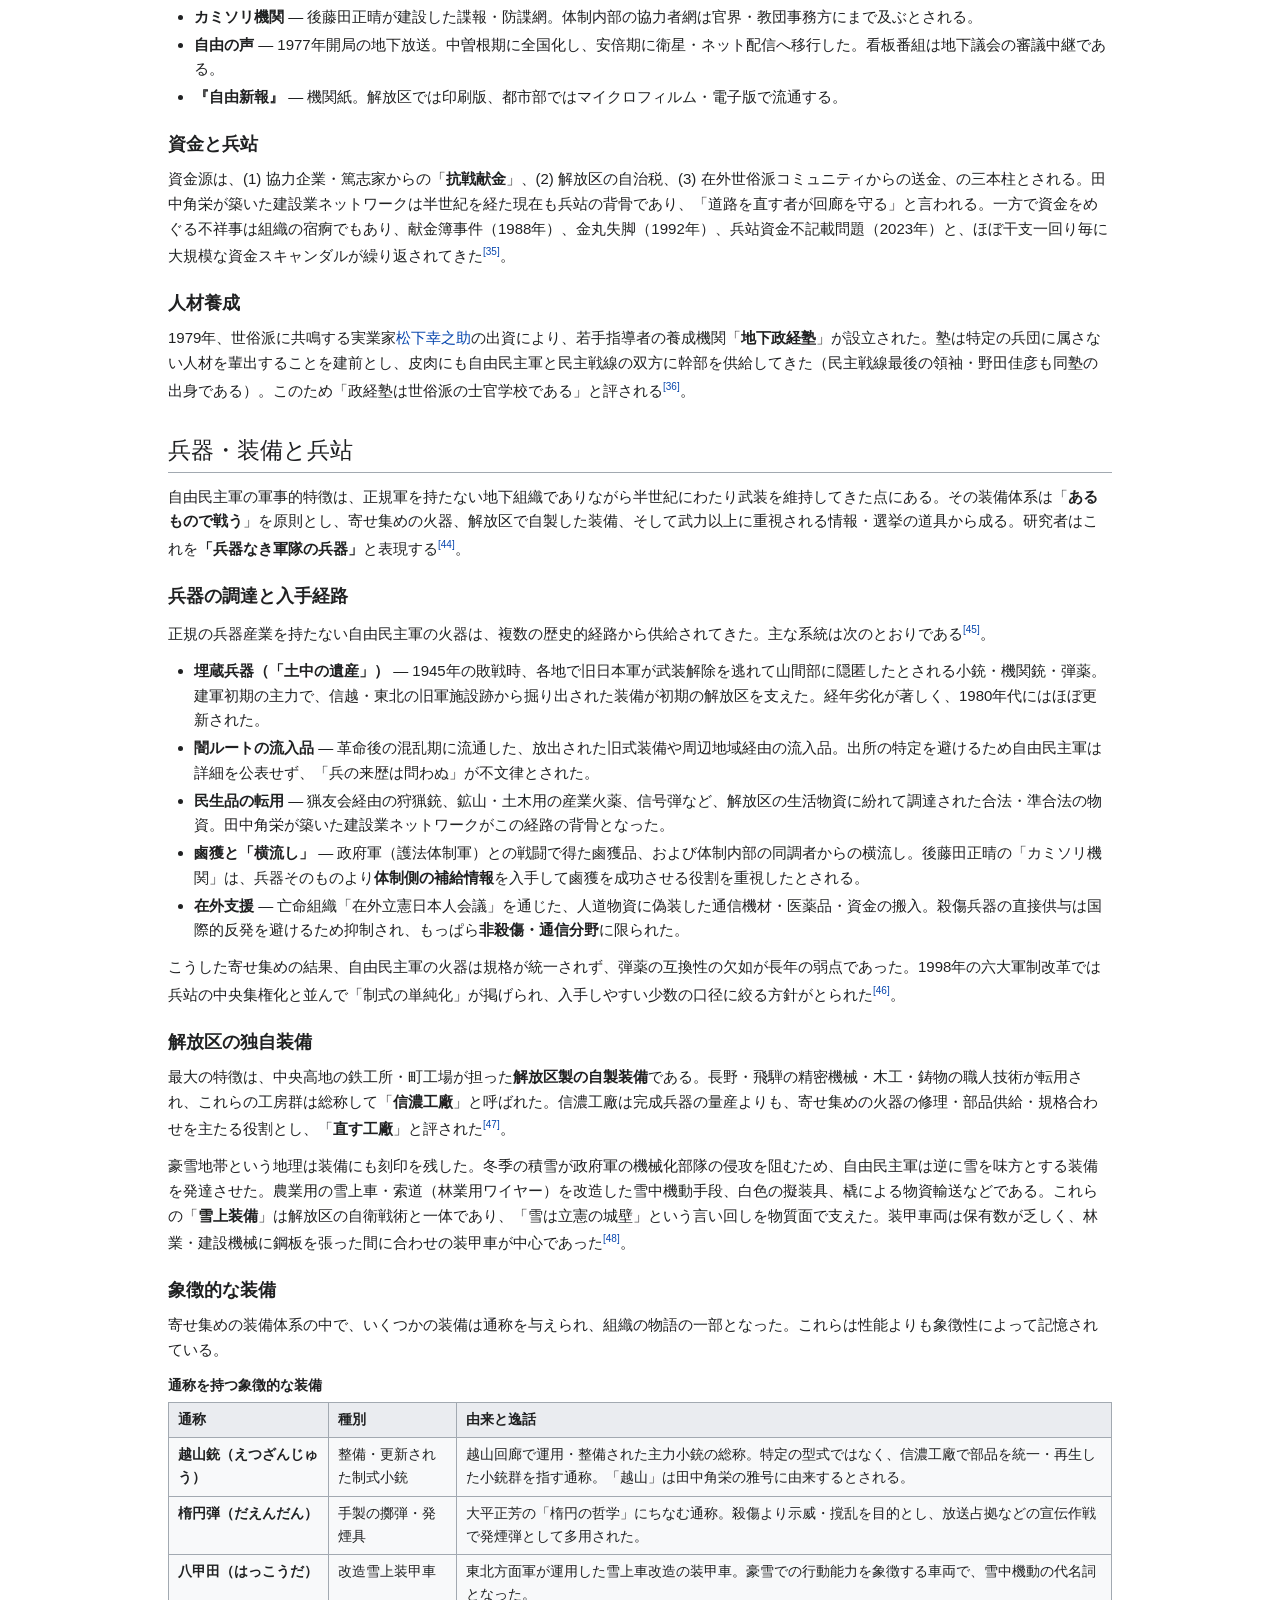
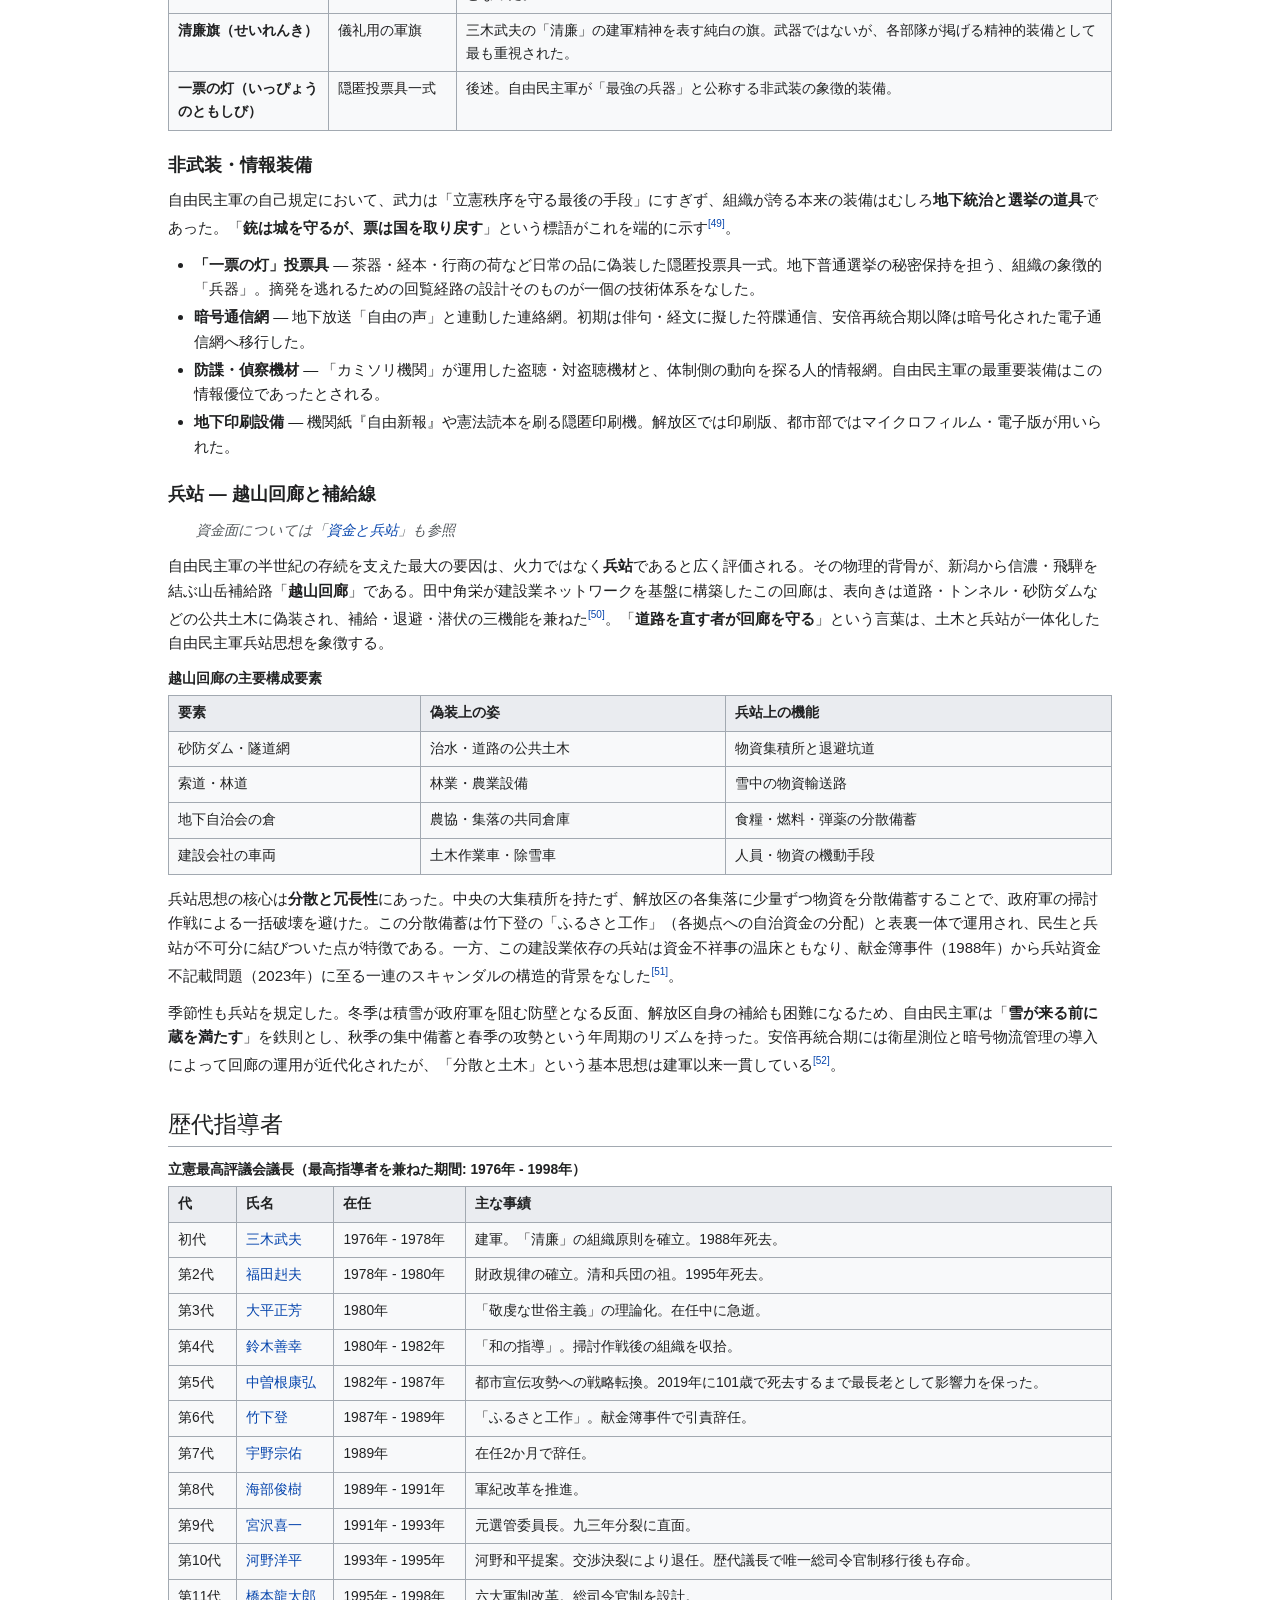
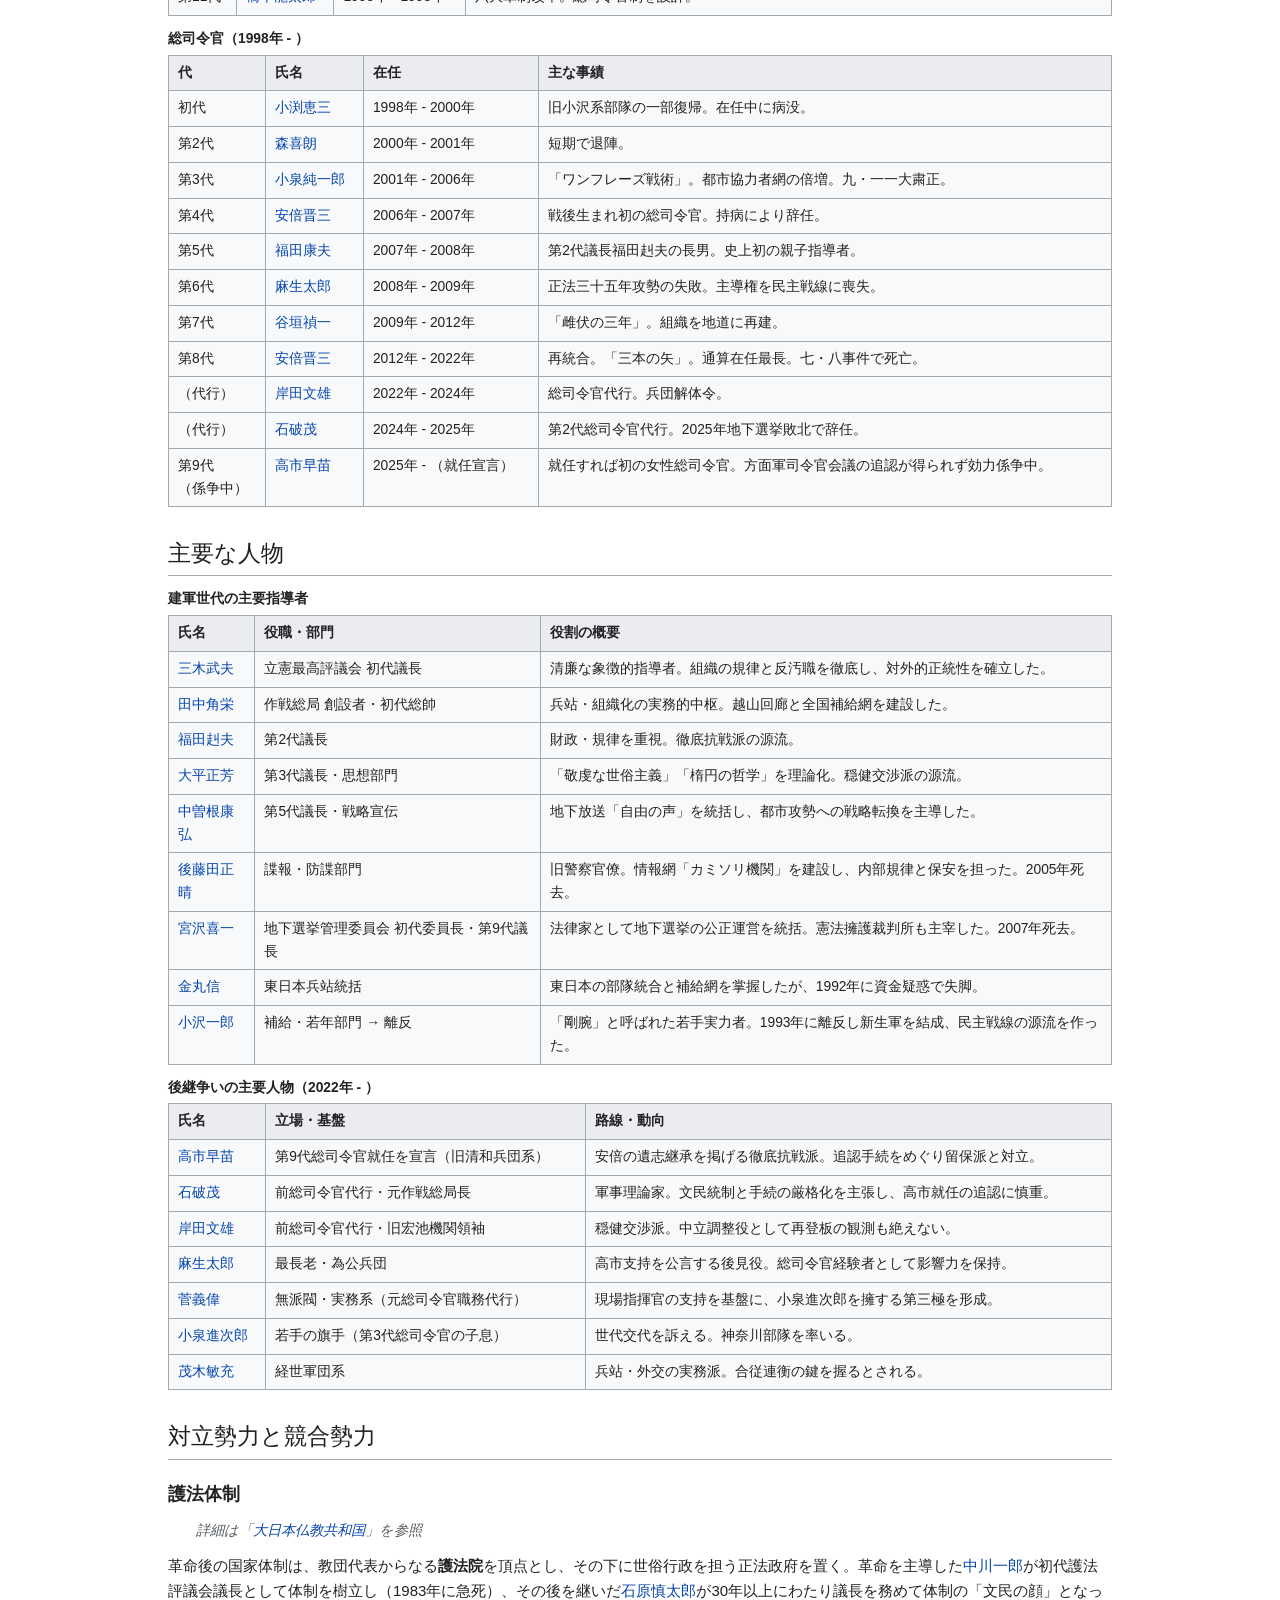
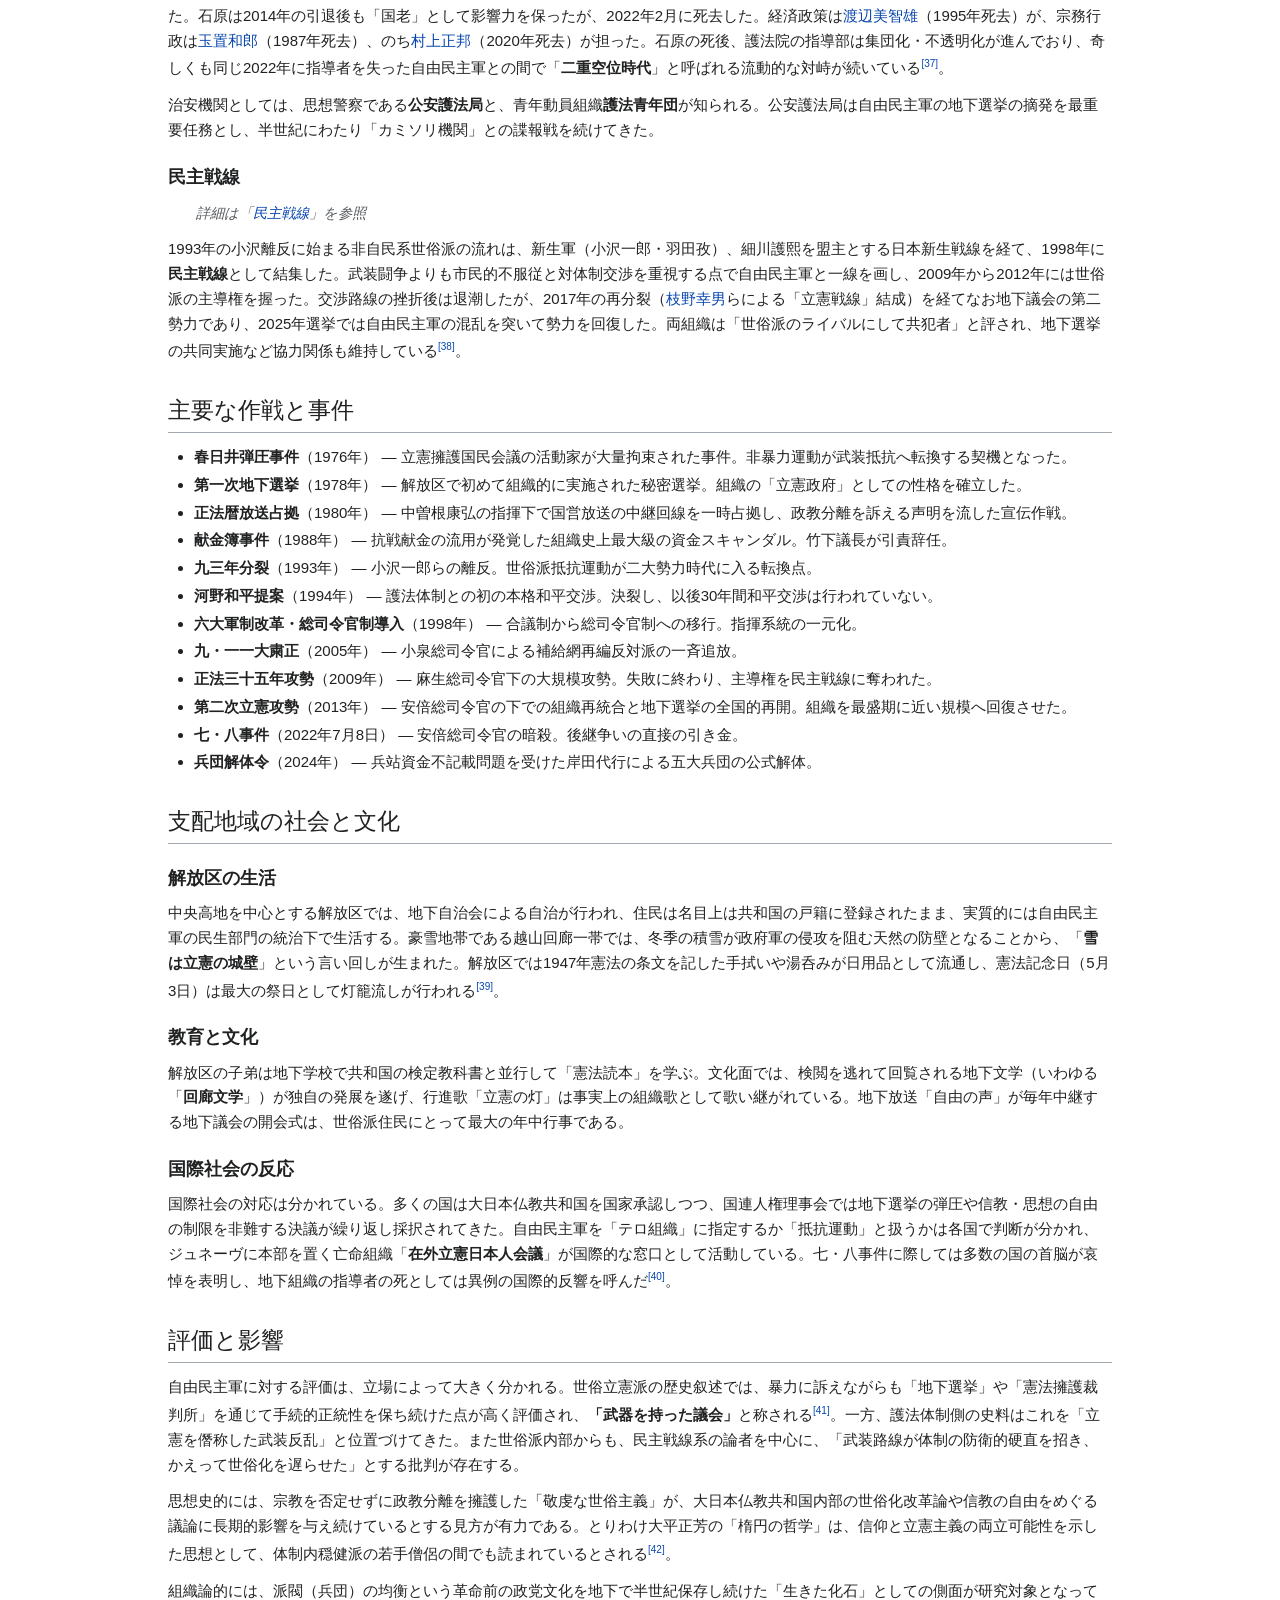
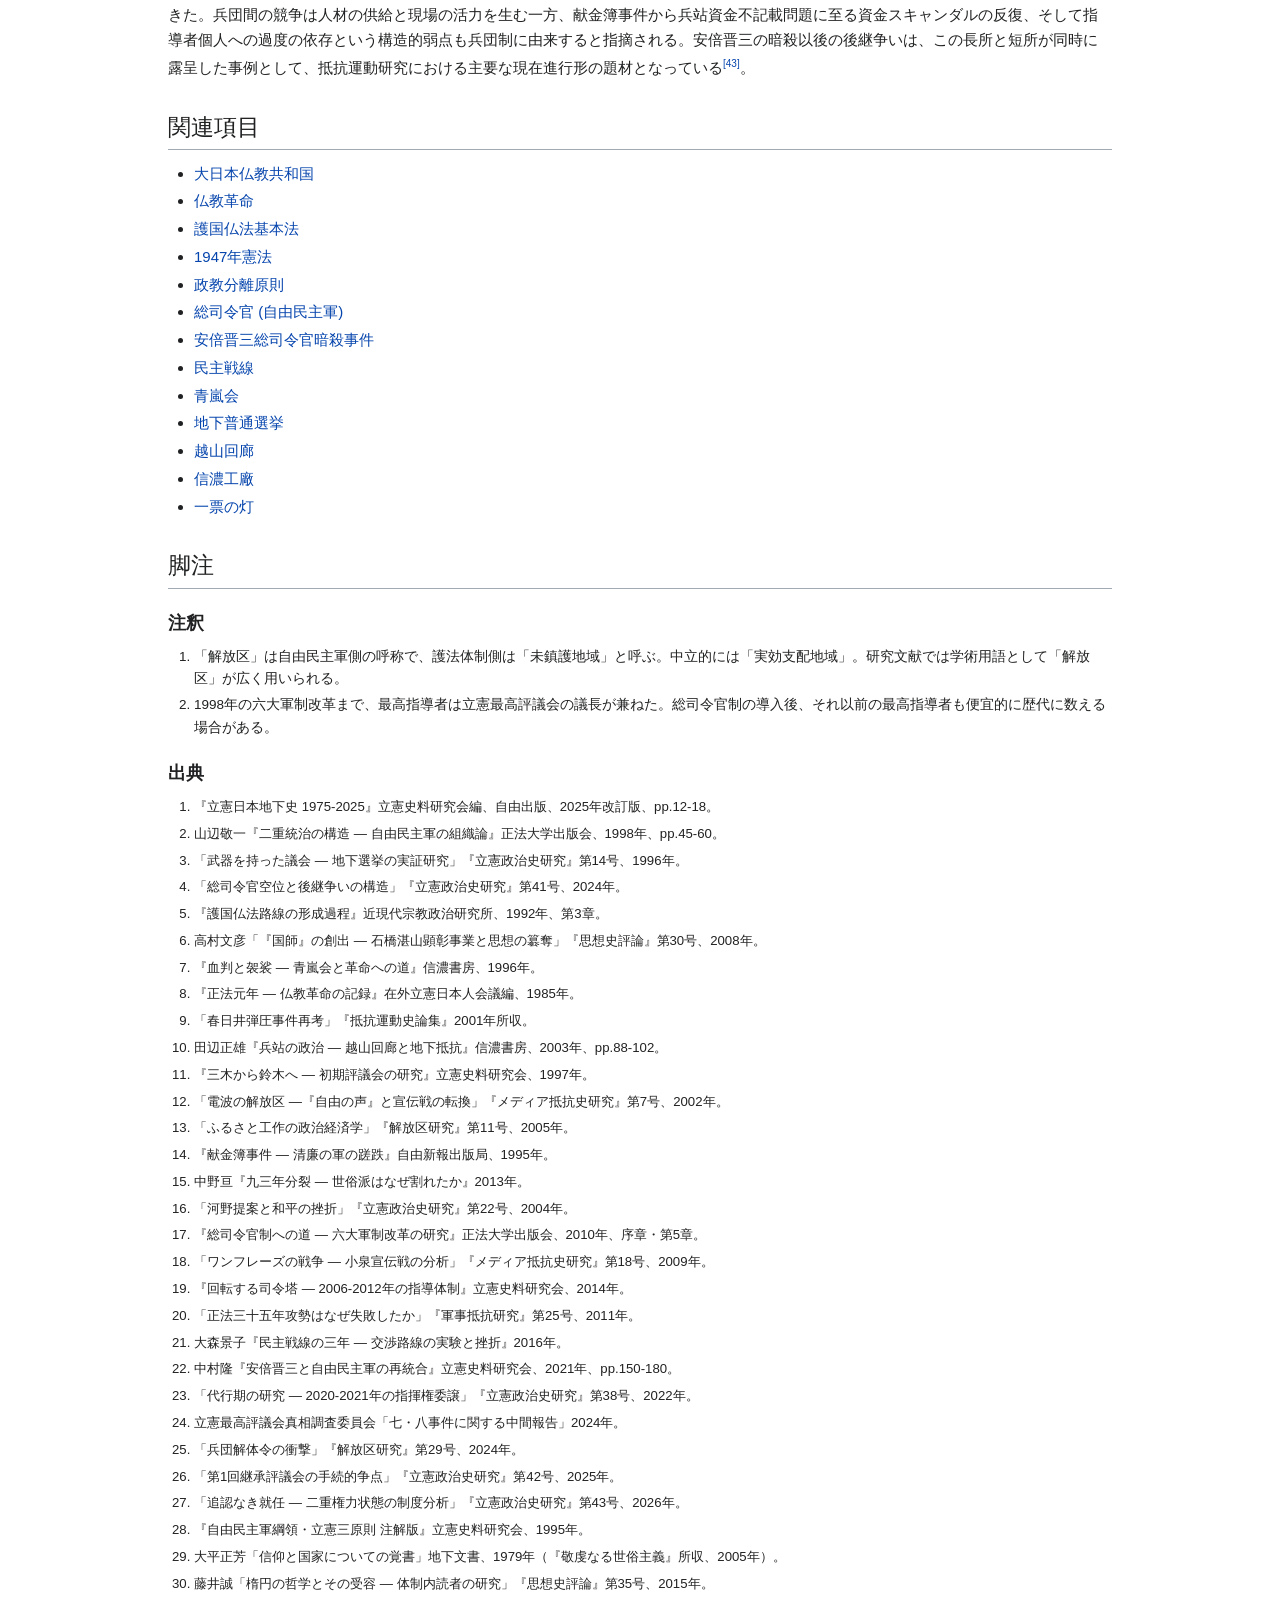
<file: jiyu-minshu-gun.html>
<!DOCTYPE html>
<html lang="ja">
<head>
<meta charset="UTF-8">
<meta name="viewport" content="width=device-width, initial-scale=1.0">
<title>自由民主軍 - Wikipedia</title>
<style>
  :root{
    --wiki-blue:#0645ad;
    --wiki-border:#a2a9b1;
    --wiki-bg:#f8f9fa;
  }
  *{box-sizing:border-box;}
  body{
    font-family:'Hiragino Kaku Gothic ProN','Hiragino Sans',Meiryo,sans-serif;
    color:#202122;
    background:#fff;
    margin:0;
    line-height:1.65;
    font-size:15px;
  }
  /* 冒頭の架空注記（記事の外側） */
  .fiction-disclaimer{
    background:#fff4e5;
    border:1px solid #e0a458;
    border-left:6px solid #e0a458;
    color:#5a4321;
    padding:14px 20px;
    margin:0;
    font-size:13.5px;
    line-height:1.6;
  }
  .fiction-disclaimer strong{color:#9a5b00;}
  .page{
    max-width:1000px;
    margin:0 auto;
    padding:20px 28px 60px;
  }
  .article-tabs{
    border-bottom:1px solid var(--wiki-border);
    margin:6px 0 0;
    font-size:0.92em;
  }
  .article-tabs .tab{
    display:inline-block;
    padding:5px 14px;
    border:1px solid var(--wiki-border);
    border-bottom:none;
    background:#eaecf0;
    color:var(--wiki-blue);
    margin-right:2px;
    border-radius:3px 3px 0 0;
    position:relative;
    top:1px;
  }
  .article-tabs .tab-active{
    background:#fff;
    color:#202122;
    font-weight:bold;
    border-bottom:1px solid #fff;
  }
  h1.article-title{
    font-family:'Times New Roman',Georgia,serif;
    font-weight:normal;
    font-size:1.9em;
    border-bottom:1px solid var(--wiki-border);
    padding-bottom:4px;
    margin:18px 0 4px;
  }
  .subtitle{
    color:#54595d;
    font-size:0.85em;
    margin:0 0 16px;
    border-bottom:1px solid #eaecf0;
    padding-bottom:10px;
  }
  h2{
    font-family:'Times New Roman',Georgia,serif;
    font-weight:normal;
    font-size:1.5em;
    border-bottom:1px solid var(--wiki-border);
    padding-bottom:3px;
    margin:28px 0 12px;
    clear:both;
  }
  h3{
    font-size:1.18em;
    margin:20px 0 8px;
  }
  h4{
    font-size:1.02em;
    margin:16px 0 6px;
  }
  p{margin:0 0 12px;}
  a{color:var(--wiki-blue);text-decoration:none;}
  a:hover{text-decoration:underline;}
  a.red{color:#ba0000;}
  /* インフォボックス */
  .infobox{
    float:right;
    width:320px;
    margin:6px 0 18px 22px;
    border:1px solid var(--wiki-border);
    background:var(--wiki-bg);
    font-size:12.8px;
    line-height:1.5;
  }
  .infobox .ib-title{
    background:#b22222;
    color:#fff;
    text-align:center;
    font-weight:bold;
    padding:8px 6px;
    font-size:1.18em;
  }
  .infobox .ib-sub{
    text-align:center;
    background:#eee;
    color:#333;
    padding:4px;
    font-style:italic;
  }
  .infobox .ib-emblem{
    text-align:center;
    padding:14px 6px;
    background:#fff;
  }
  .ib-emblem .emblem-circle{
    display:inline-block;
    width:120px;height:120px;
    border-radius:50%;
    background:radial-gradient(circle at 50% 40%,#1d3f7a,#0c1d3a);
    color:#f5d76e;
    line-height:120px;
    font-size:46px;
    border:3px solid #f5d76e;
    box-shadow:0 0 0 3px #1d3f7a;
  }
  .ib-emblem .caption{
    display:block;
    margin-top:8px;
    color:#54595d;
    font-size:0.92em;
  }
  .infobox table{width:100%;border-collapse:collapse;}
  .infobox th{
    text-align:left;
    vertical-align:top;
    background:#dfe3e8;
    width:38%;
    padding:5px 7px;
    border-top:1px solid #c8ccd1;
    font-weight:bold;
  }
  .infobox td{
    vertical-align:top;
    padding:5px 7px;
    border-top:1px solid #c8ccd1;
  }
  .infobox .ib-section{
    background:#b22222;
    color:#fff;
    text-align:center;
    font-weight:bold;
    padding:4px;
  }
  /* 目次 */
  .toc{
    display:inline-block;
    background:var(--wiki-bg);
    border:1px solid var(--wiki-border);
    padding:10px 18px 12px;
    margin:14px 0;
    font-size:0.95em;
  }
  .toc .toc-title{font-weight:bold;text-align:center;margin-bottom:6px;}
  .toc ol{margin:0;padding-left:22px;}
  .toc ol ol{padding-left:20px;}
  .toc li{margin:2px 0;}
  /* 注記ハットノート */
  .hatnote{
    font-style:italic;
    color:#54595d;
    padding:2px 0 2px 28px;
    margin:0 0 10px;
    font-size:0.95em;
  }
  blockquote{
    border-left:3px solid #c8ccd1;
    margin:14px 0;
    padding:4px 16px;
    color:#3a3a3a;
    background:#fafafa;
  }
  blockquote cite{display:block;text-align:right;font-style:normal;color:#666;margin-top:6px;}
  ul,ol{margin:0 0 12px;padding-left:26px;}
  li{margin:3px 0;}
  sup.ref a{font-size:0.8em;}
  .references{font-size:0.88em;color:#222;}
  .references li{margin:5px 0;}
  table.wikitable{
    border-collapse:collapse;
    margin:12px 0;
    font-size:0.92em;
    background:#f8f9fa;
    width:100%;
  }
  table.wikitable th,table.wikitable td{
    border:1px solid #a2a9b1;
    padding:6px 9px;
    text-align:left;
    vertical-align:top;
  }
  table.wikitable th{background:#eaecf0;}
  table.wikitable caption{font-weight:bold;margin-bottom:4px;text-align:left;}
  .catlinks{
    border:1px solid var(--wiki-border);
    background:var(--wiki-bg);
    padding:8px 12px;
    margin-top:30px;
    font-size:0.9em;
  }
  .catlinks a{margin-right:4px;}
  .quotebox{
    border:1px solid #c8ccd1;
    background:#f9f9f9;
    padding:12px 18px;
    margin:16px 0;
    max-width:420px;
    float:left;
    margin-right:20px;
    font-size:0.95em;
  }
  hr.section-rule{border:none;border-top:1px solid #eaecf0;margin:20px 0;}
  .clear{clear:both;}
  .protect-indicator{float:right;font-size:0.85em;color:#54595d;margin-top:8px;}
  .navbox{border:1px solid #aaa;width:100%;margin:16px 0;font-size:0.82em;background:#fdfdfd;clear:both;}
  .navbox-title{background:#13294b;color:#fff;text-align:center;font-weight:bold;padding:5px;position:relative;}
  .navbox-title .vlinks{position:absolute;left:8px;font-size:0.8em;font-weight:normal;color:#cdd6e6;}
  .navbox-title .vtoggle{position:absolute;right:8px;font-size:0.8em;font-weight:normal;color:#cdd6e6;}
  .navbox-abbr{background:#eef1f6;text-align:center;font-style:italic;padding:3px;color:#33415c;}
  .navbox-row{display:flex;border-top:1px solid #c8ccd1;}
  .navbox-group{background:#dfe3ec;font-weight:bold;text-align:center;padding:6px 8px;flex:0 0 110px;display:flex;align-items:center;justify-content:center;}
  .navbox-list{padding:6px 10px;flex:1;line-height:1.9;}
  .navbox-list .sep{color:#aaa;margin:0 5px;}
  .navbox-list b{color:#202122;}
  .authority{border:1px solid #aaa;width:100%;margin:12px 0;font-size:0.82em;}
  .authority .auth-title{background:#eaecf0;font-weight:bold;padding:5px 10px;border-bottom:1px solid #ccc;}
  .authority .auth-body{padding:7px 12px;line-height:1.8;}
  .authority .akey{color:#54595d;display:inline-block;min-width:5em;}
  .reqcite{color:#3366cc;font-size:0.78em;vertical-align:super;}
  ol.notes{font-size:0.9em;}
  ol.notes li{margin:4px 0;}
  .extlinks li{margin:4px 0;}
  .small{font-size:0.85em;color:#54595d;}
  .page-footer{border-top:1px solid #eaecf0;margin-top:24px;padding-top:10px;font-size:0.82em;color:#54595d;}
  @media (max-width:680px){.navbox-group{flex-basis:80px;}}
  @media (max-width:680px){
    .infobox{float:none;width:auto;margin:10px 0;}
    .quotebox{float:none;max-width:none;}
  }
</style>
</head>
<body>

<!-- ===== 架空であることの注記（記事本体の外側・最初に明記） ===== -->
<div class="fiction-disclaimer">
  <strong>【架空設定に関する注記】</strong>
  このページは、<strong>「戦後日本が政策的に仏教ナショナリズムを採用し、1975年の『仏教革命』を経て仏教共和国家となった」</strong>という架空の歴史（パラレルワールド）を題材としたフィクション作品です。
  記述される団体「自由民主軍」、出来事、組織構成、引用、出典等はすべて創作であり、実在の歴史的事実ではありません。
  実在の人物名が登場しますが、本作中の人物像・言動・経歴は史実とは無関係の創作です。本作は政治的・宗教的主張を意図したものではなく、特定の宗教・宗派・団体・個人を貶める目的を持つものでもありません。
  以下の本文は、その架空世界の内部で書かれた百科事典記事という体裁で記述されています。
</div>

<div class="page">

<div class="article-tabs">
  <span class="tab tab-active">記事</span>
  <a class="tab" href="note-jiyu-minshu-gun.html">ノート</a>
</div>
<h1 class="article-title">自由民主軍</h1>
<p class="subtitle">出典: フリー百科事典『ウィキペディア（Wikipedia）』<span class="protect-indicator" title="この記事は半保護されています">🔒 半保護</span></p>
<p class="hatnote">この項目では、大日本仏教共和国の世俗立憲主義派武装組織について説明しています。革命前に存在した政党については「<a href="#">自由民主党 (日本)</a>」を、合法政党構想については「<a href="#">立憲自由民主党</a>」をご覧ください。</p>

<aside class="infobox">
  <div class="ib-title">自由民主軍</div>
  <div class="ib-sub">Liberal Democratic Army (LDA)<br>自由民主軍</div>
  <div class="ib-emblem">
    <span class="emblem-circle">⚖</span>
    <span class="caption">自由民主軍の徽章。中央に立憲主義を象徴する天秤、外周に「自由・民主・立憲」の三標語を配する。</span>
  </div>
  <table>
    <tr><td class="ib-section" colspan="2">概要</td></tr>
    <tr><th>活動期間</th><td>1975年 - 現在</td></tr>
    <tr><th>思想</th><td>世俗主義<br>立憲民主主義<br>政教分離主義<br>反神権政治</td></tr>
    <tr><th>政治的立場</th><td>中道（世俗立憲派）</td></tr>
    <tr><th>目的</th><td>1947年憲法体制の回復<br>政教分離の再確立<br>普通選挙の復活</td></tr>
    <tr><td class="ib-section" colspan="2">組織</td></tr>
    <tr><th>本部</th><td>非公開（信濃地区を転々）</td></tr>
    <tr><th>初代最高評議議長</th><td>三木 武夫</td></tr>
    <tr><th>軍事部門創設者</th><td>田中 角栄</td></tr>
    <tr><th>最高指導者の称号</th><td>総司令官（1998年以降）</td></tr>
    <tr><th>主要機関</th><td>立憲最高評議会<br>作戦総局<br>地下選挙管理委員会<br>各方面軍・五大兵団</td></tr>
    <tr><th>推定構成員</th><td>約3万 - 5万人<br>（支持協力者を除く）</td></tr>
    <tr><td class="ib-section" colspan="2">指揮</td></tr>
    <tr><th>前身</th><td>立憲擁護国民会議</td></tr>
    <tr><th>前総司令官</th><td>安倍 晋三（第4・8代）<br>（2022年7月8日 暗殺）</td></tr>
    <tr><th>現況</th><td>総司令官 空位<br>後継争い（2022年 - ）<br>高市早苗が就任を宣言するも<br>評議会追認は係争中</td></tr>
    <tr><td class="ib-section" colspan="2">対立勢力</td></tr>
    <tr><th>敵対</th><td>大日本仏教共和国政府<br>公安護法局・護法青年団</td></tr>
    <tr><th>競合</th><td>民主戦線（世俗派・交渉路線）</td></tr>
  </table>
</aside>

<p>
<b>自由民主軍</b>（じゆうみんしゅぐん、<span lang="en">Liberal Democratic Army</span>、略称: <b>LDA</b>、<b>自民軍</b>）は、<a href="daikyowakoku.html">大日本仏教共和国</a>において1975年から活動を続ける世俗立憲主義派の地下武装抵抗組織である。1975年のいわゆる<a href="bukkyo-kakumei.html">仏教革命</a>により<a href="#">護法評議会</a>が政権を掌握し、<a href="#">1947年憲法</a>に代わって政教一致を国是とする<a href="#">護国仏法基本法</a>が施行されたことに反対し、政教分離と議会制民主主義の回復を掲げて結成された<sup class="ref"><a href="#cite1">[1]</a></sup>。
</p>

<p>
組織の中核を担ったのは、革命以前の<a href="#">自由民主党</a>主流派に属していた政治家・官僚・地方議員らであり、彼らは「世俗国家としての立憲日本」の正統な継承者を自任した。最高指導機関である<b>立憲最高評議会</b>の初代議長には<a href="#">三木武夫</a>が就き、組織・兵站の事実上の総帥として<a href="#">田中角栄</a>が、思想・外交部門を<a href="#">大平正芳</a>と<a href="#">福田赳夫</a>が、地下諜報を旧警察官僚出身の<a href="#">後藤田正晴</a>が担った<sup class="ref"><a href="#cite2">[2]</a></sup>。
</p>

<p>
自由民主軍は単なる武装勢力にとどまらず、支配地域で「地下普通選挙」を組織し、独自の憲法擁護裁判所を運営するなど、<b>「もう一つの合法政府」</b>としての性格を強く帯びている点に特徴がある<sup class="ref"><a href="#cite3">[3]</a></sup>。半世紀にわたり護法体制との武力衝突と地下統治を続け、現在もなお解散していない、現存する世界最古級の立憲主義武装抵抗組織<sup class="reqcite"><a href="#" title="この記述には出典が必要です">［要出典］</a></sup>であり、研究者からは<b>「武器を持った議会」</b>とも呼ばれる。
</p>

<p>
1998年以降、最高指導者は<b>総司令官</b>の称号を用いる<sup class="ref"><a href="#note2">[注 2]</a></sup>。第4代および第8代総司令官を務めた<a href="#">安倍晋三</a>は通算在任期間が歴代最長に及び、2000年代以降の組織再統合を主導したが、<b>2022年7月8日</b>に遊説中に銃撃され死亡した（<a href="#">七・八事件</a>）。以後、総司令官の地位は空位となり、組織は結成以来最大の後継争いの渦中にある<sup class="ref"><a href="#cite4">[4]</a></sup>。
</p>

<div class="toc">
  <div class="toc-title">目次</div>
  <ol>
    <li><a href="#background">歴史的背景</a>
      <ol>
        <li><a href="#bg-tanzan">護国仏法路線と石橋湛山の「再解釈」</a></li>
        <li><a href="#bg-seirankai">青嵐会と仏教革命</a></li>
        <li><a href="#bg-found">立憲擁護国民会議から自由民主軍へ</a></li>
      </ol>
    </li>
    <li><a href="#history">歴史</a>
      <ol>
        <li><a href="#h-early">初期抵抗期（1976年 - 1982年）</a></li>
        <li><a href="#h-nakasone">中曽根攻勢期（1982年 - 1987年）</a></li>
        <li><a href="#h-takeshita">竹下時代と献金簿事件（1987年 - 1993年）</a></li>
        <li><a href="#h-split">小沢離反と河野和平構想の挫折（1993年 - 1995年）</a></li>
        <li><a href="#h-hashimoto">橋本軍制改革と総司令官制（1995年 - 2000年）</a></li>
        <li><a href="#h-koizumi">小泉時代（2001年 - 2006年）</a></li>
        <li><a href="#h-darkage">混迷と民主戦線の時代（2006年 - 2012年）</a></li>
        <li><a href="#h-abe">安倍再統合期（2012年 - 2022年）</a></li>
        <li><a href="#h-78">七・八事件（2022年）</a></li>
        <li><a href="#h-succession">後継争い（2022年 - ）</a></li>
      </ol>
    </li>
    <li><a href="#ideology">思想と綱領</a>
      <ol>
        <li><a href="#id-sangensoku">立憲三原則</a></li>
        <li><a href="#id-daen">敬虔な世俗主義と「楕円の哲学」</a></li>
        <li><a href="#id-streams">穏健交渉派と徹底抗戦派</a></li>
      </ol>
    </li>
    <li><a href="#org">組織</a>
      <ol>
        <li><a href="#org-council">立憲最高評議会</a></li>
        <li><a href="#org-commander">総司令官</a></li>
        <li><a href="#org-military">作戦総局と方面軍・五大兵団</a></li>
        <li><a href="#org-election">地下選挙管理委員会</a></li>
        <li><a href="#org-intel">情報・宣伝部門</a></li>
        <li><a href="#org-fund">資金と兵站</a></li>
        <li><a href="#org-school">人材養成</a></li>
      </ol>
    </li>
    <li><a href="#arms">兵器・装備と兵站</a>
      <ol>
        <li><a href="#arms-procure">兵器の調達と入手経路</a></li>
        <li><a href="#arms-indigenous">解放区の独自装備</a></li>
        <li><a href="#arms-famous">象徴的な装備</a></li>
        <li><a href="#arms-nonlethal">非武装・情報装備</a></li>
        <li><a href="#arms-logistics">兵站 ― 越山回廊と補給線</a></li>
      </ol>
    </li>
    <li><a href="#leaders">歴代指導者</a></li>
    <li><a href="#people">主要な人物</a></li>
    <li><a href="#rivals">対立勢力と競合勢力</a>
      <ol>
        <li><a href="#rv-regime">護法体制</a></li>
        <li><a href="#rv-minshu">民主戦線</a></li>
      </ol>
    </li>
    <li><a href="#ops">主要な作戦と事件</a></li>
    <li><a href="#society">支配地域の社会と文化</a></li>
    <li><a href="#legacy">評価と影響</a></li>
    <li><a href="#seealso">関連項目</a></li>
    <li><a href="#refs">脚注</a></li>
  </ol>
</div>

<div class="clear"></div>

<h2 id="background">歴史的背景</h2>

<h3 id="bg-tanzan">護国仏法路線と石橋湛山の「再解釈」</h3>
<p class="hatnote">詳細は「<a href="#">仏教ナショナリズム</a>」および「<a href="gokoku-buppo.html">護国仏法路線</a>」を参照</p>
<p>
第二次世界大戦の敗戦後、占領下の日本では国家の精神的再建をめぐる路線対立が続いた。1950年代以降、伝統仏教教団と一部の保守政治勢力が結びついて推進した「<a href="gokoku-buppo.html">護国仏法路線</a>」は、国家神道の解体による精神的空白と、1973年の石油危機がもたらした「経済成長という戦後の国民的信仰」の動揺を背景に、急速に支持を拡大した<sup class="ref"><a href="#cite5">[5]</a></sup>。
</p>
<p>
この路線が思想的旗印として掲げたのが、日蓮宗の僧籍を持つ言論人・政治家であった<a href="#">石橋湛山</a>の著作である。護国仏法派は、石橋の仏教論を「仏法によって国家を立て直す思想」として体系化し、石橋の死（1973年）の直後から彼を<b>「国師」</b>として顕彰した。ただし、石橋自身は生前一貫して議会制民主主義と言論の自由を擁護しており、護法体制によるこの「再解釈」が石橋の本来の立憲主義的思想から大きく乖離していることは、世俗派・体制内穏健派の双方の研究者から繰り返し指摘されている<sup class="ref"><a href="#cite6">[6]</a></sup>。自由民主軍側もまた「石橋先生の真の遺志は我らにある」と主張しており、石橋湛山の遺産をめぐる解釈闘争は半世紀を経た現在も続いている。
</p>

<h3 id="bg-seirankai">青嵐会と仏教革命</h3>
<p class="hatnote">詳細は「<a href="bukkyo-kakumei.html">仏教革命</a>」を参照</p>
<p>
1973年、自由民主党内の青年急進派議員が血判状をもって結成した<b><a href="seirankai.html">青嵐会</a></b>は、当初は党内の反主流運動にすぎなかったが、護国仏法路線と急速に接近し、「世俗憲法の打破と仏法国家の建設」を公然と唱えるに至った。領袖は<a href="#">中川一郎</a>（のちの初代<a href="daikyowakoku.html#p-council">護法評議会議長</a>）で、作家出身の<a href="#">石原慎太郎</a>、<a href="#">渡辺美智雄</a>、<a href="#">玉置和郎</a>らがこれに加わった<sup class="ref"><a href="#cite7">[7]</a></sup>。
</p>
<p>
1975年、石油危機後の経済混乱と内閣不信任案をめぐる政局の混迷に乗じ、青嵐会と<a href="#">護法評議会</a>を中心とする勢力が非常事態を宣言、議会を停止して<a href="#">護国仏法基本法</a>を施行した。これが<a href="bukkyo-kakumei.html">仏教革命</a>と呼ばれる政変である。新体制は元号を「<a href="#">正法</a>（しょうぼう）」と改め（1975年を正法元年とする）、立法・行政の上位に教団代表からなる<b>護法院</b>を置く政教一致の共和制をとった。自由民主党は「世俗政党」として解散を命じられ、三木武夫ら主流派幹部には逮捕状が発せられた<sup class="ref"><a href="#cite8">[8]</a></sup>。
</p>

<h3 id="bg-found">立憲擁護国民会議から自由民主軍へ</h3>
<p>
革命直後の1975年秋、解散させられた自由民主党の有志議員と地方組織は、地下組織「<b>立憲擁護国民会議</b>」を結成した。当初は文書配布や請願を中心とする非暴力運動であったが、1976年の<b>春日井弾圧事件</b>で多数の活動家が拘束されると、運動は武装自衛へと転換する<sup class="ref"><a href="#cite9">[9]</a></sup>。
</p>
<p>
1976年6月、<a href="#">三木武夫</a>を議長とする立憲最高評議会が設立され、武装部門を統合して正式に<b>自由民主軍</b>を称した。三木は「清廉」を旨とする指導者として知られ、組織内の規律と非汚職を徹底したと伝えられる。一方、組織化・兵站の実務は<a href="#">田中角栄</a>が掌握し、新潟・信濃の山岳地帯を結ぶ補給路「<b>越山回廊</b>」と、地方建設業者・地縁組織を通じた全国補給網を構築したことが、その後半世紀の抵抗を可能にしたとされる<sup class="ref"><a href="#cite10">[10]</a></sup>。
</p>

<div class="quotebox">
「我々は宗教に敵対しているのではない。国家が一つの法に仕えることを拒んでいるのだ。仏法は寺院にこそ宿る。憲法は国家に宿る。両者を取り違えた時、人は信仰も自由も失う。」
<cite>— 三木武夫、立憲最高評議会設立宣言（1976年）とされる文書より</cite>
</div>
<div class="clear"></div>

<h2 id="history">歴史</h2>

<h3 id="h-early">初期抵抗期（1976年 - 1982年）</h3>
<p>
三木議長の下、自由民主軍は中央高地（信濃・飛騨・上毛の山間部）に「<b>解放区</b>」と呼ばれる実効支配地域を確保し<sup class="ref"><a href="#note1">[注 1]</a></sup>、1978年には最初の<b>地下普通選挙</b>を実施して、武装組織でありながら選挙による正統性を備えるという独自の路線を確立した。1978年に三木が高齢を理由に退くと、<a href="#">福田赳夫</a>が第2代議長に就任し、財政規律と組織の引き締めを図った<sup class="ref"><a href="#cite11">[11]</a></sup>。
</p>
<p>
1980年、第3代議長に就任した<a href="#">大平正芳</a>は、後述する「敬虔な世俗主義」の理論化によって組織の思想的基盤を固めたが、就任からわずか半年後の1980年6月、政府軍の大規模掃討作戦のさなかに心不全により急逝した。組織は動揺したが、調整型の長老<a href="#">鈴木善幸</a>が第4代議長として「和の指導」を掲げて空白期を乗り切った。
</p>

<h3 id="h-nakasone">中曽根攻勢期（1982年 - 1987年）</h3>
<p>
1982年に第5代議長となった<a href="#">中曽根康弘</a>は、「<b>革命政治の総決算</b>」をスローガンに、防御的な解放区維持路線から都市部への宣伝攻勢へと戦略を転換した。1980年に自ら指揮した<b>正法暦放送占拠</b>（国営放送の中継回線を一時占拠し政教分離を訴えた宣伝作戦）の成功体験を踏まえ、地下放送「<b>自由の声</b>」を全国ネットワーク化し、都市中間層への浸透を進めた<sup class="ref"><a href="#cite12">[12]</a></sup>。
</p>
<p>
この時期、作戦総局では世代交代が進んだ。1985年に田中角栄が病に倒れると、田中直系の<a href="#">竹下登</a>が田中軍団内に「<b>創生軍団</b>」を旗揚げして実権を掌握し、これが後の<b>経世軍団</b>の母体となった。田中は以後表舞台から退き、1993年に死去した。
</p>

<h3 id="h-takeshita">竹下時代と献金簿事件（1987年 - 1993年）</h3>
<p>
1987年に第6代議長に就任した<a href="#">竹下登</a>は、「<b>ふるさと工作</b>」と呼ばれる施策で知られる。これは全国の各解放区・潜伏拠点に一律の自治資金を配布し、使途を現地の地下自治会に委ねるという大胆な分権策で、支配地域の民生を安定させ、住民の支持基盤を大きく広げた<sup class="ref"><a href="#cite13">[13]</a></sup>。
</p>
<p>
しかし1988年、組織の資金調達網をめぐる大規模な不正、いわゆる<b>献金簿事件</b>が発覚する。協力企業からの「抗戦献金」の一部が幹部の個人的蓄財に流用されていたことが内部告発で明らかになり、「清廉」を建軍の精神としてきた組織の威信は大きく傷ついた。竹下は1989年に引責辞任し、後任の<a href="#">宇野宗佑</a>（第7代）はわずか2か月で辞任、若手の<a href="#">海部俊樹</a>（第8代）が「政治改革ならぬ軍紀改革」を掲げて急遽登板する混乱が続いた<sup class="ref"><a href="#cite14">[14]</a></sup>。1991年には地下選挙管理委員会委員長を長く務めた法律家<a href="#">宮沢喜一</a>が第9代議長に就任し、立て直しを図った。
</p>

<h3 id="h-split">小沢離反と河野和平構想の挫折（1993年 - 1995年）</h3>
<p>
1992年、東日本兵站網を統括していた<a href="#">金丸信</a>が新たな資金疑惑で失脚すると、その後継をめぐる経世軍団の内紛から、1993年、若手実力者<a href="#">小沢一郎</a>が<a href="#">羽田孜</a>らとともに自由民主軍を離反し、「<b>新生軍</b>」を結成した。小沢らは旧公家出身の名望家<a href="#">細川護熙</a>を盟主に擁立し、世俗派抵抗運動の主導権は一時的に自由民主軍の手を離れた。この「<b>九三年分裂</b>」は組織史上最大の内部分裂であり、後の<a href="minshu-sensen.html">民主戦線</a>誕生の起点となった<sup class="ref"><a href="#cite15">[15]</a></sup>。
</p>
<p>
分裂で弱体化した自由民主軍では、1993年に<a href="#">河野洋平</a>が第10代議長に就任し、護法体制との初の本格的和平交渉に踏み切った。1994年に提示された「<b>河野提案</b>」は、武装解除と引き換えに政教分離の段階的回復と普通選挙の再開を求めるものであったが、護法院強硬派の拒否と組織内徹底抗戦派の反発の板挟みとなり、交渉は1995年に決裂した。以後、自由民主軍内では「交渉は時間稼ぎに利用されるだけだ」とする強硬論が長く支配的となる<sup class="ref"><a href="#cite16">[16]</a></sup>。
</p>

<h3 id="h-hashimoto">橋本軍制改革と総司令官制（1995年 - 2000年）</h3>
<p>
1995年に第11代議長となった<a href="#">橋本龍太郎</a>は、分裂と和平失敗で疲弊した組織の抜本的再編、いわゆる<b>六大軍制改革</b>に着手した。その柱は、(1) 議長合議制に代わる<b>総司令官制</b>の導入、(2) 方面軍・兵団の再編、(3) 兵站・財政の中央集権化、(4) 情報部門の統合、(5) 地下選挙の電子化研究、(6) 民生部門の分離、である<sup class="ref"><a href="#cite17">[17]</a></sup>。
</p>
<p>
1998年、改革の完成とともに橋本は退き、<a href="#">小渕恵三</a>が<b>初代総司令官</b>に就任した。小渕は「凡人」を自称する温厚な調整型指導者であったが、分裂した旧小沢系部隊の一部を復帰させるなど統合を進めた。しかし2000年4月、在任のまま脳梗塞で急逝。後継の<a href="#">森喜朗</a>（第2代）は宣伝戦での失策が相次いで短期で退陣し、組織は再び混迷した。
</p>

<h3 id="h-koizumi">小泉時代（2001年 - 2006年）</h3>
<p>
2001年、「<b>古い自由民主軍をぶっ壊す。護法体制もろともだ</b>」という型破りな就任演説で第3代総司令官に就いた<a href="#">小泉純一郎</a>は、組織運営と宣伝戦の双方に劇的な変化をもたらした。兵団長会議の合議を経ない「総司令官主導」を貫き、地下放送・ビラに代わって都市部の若年層に浸透する短文宣伝（いわゆる「ワンフレーズ戦術」）を多用した。小泉期に都市部の協力者網は倍増したとされる<sup class="ref"><a href="#cite18">[18]</a></sup>。
</p>
<p>
一方、2005年には兵站網の再編（補給民営化構想）をめぐって組織を二分する大抗争が発生し、小泉は反対派の兵団幹部を一斉に更迭・追放する強硬手段で押し切った（<b>九・一一大粛正</b>）。この手法は組織の意思決定を迅速化した反面、追放された古参勢力の離反を招き、後年の派閥対立の火種を残したと評価される。
</p>

<h3 id="h-darkage">混迷と民主戦線の時代（2006年 - 2012年）</h3>
<p>
2006年、小泉の後継として戦後生まれ初の総司令官（第4代）に就任したのが、当時52歳の<a href="#">安倍晋三</a>である。安倍は「<b>戦後レジームならぬ正法レジームからの脱却</b>」を掲げたが、就任翌年に持病の悪化により辞任。以後、<a href="#">福田康夫</a>（第5代）、<a href="#">麻生太郎</a>（第6代）と短命の指導体制が続いた<sup class="ref"><a href="#cite19">[19]</a></sup>。
</p>
<p>
2009年、麻生総司令官の下で実施された大規模軍事作戦「<b>正法三十五年攻勢</b>」が失敗に終わると、世俗派支持者の失望は頂点に達し、同年の地下選挙では、旧新生軍の系譜を引く交渉派組織<b><a href="minshu-sensen.html">民主戦線</a></b>（領袖・<a href="#">鳩山由紀夫</a>）が史上初めて自由民主軍系を上回る議席を獲得した。世俗派抵抗運動の主導権は民主戦線に移り、自由民主軍は<a href="#">谷垣禎一</a>（第7代）の下で「雌伏の三年」を過ごすことになる<sup class="ref"><a href="#cite20">[20]</a></sup>。
</p>
<p>
しかし民主戦線の主導権は長続きしなかった。鳩山が掲げた護法院との「<b>友愛和平構想</b>」は、目玉とされた国教税廃止交渉が頓挫して早期に行き詰まり、鳩山は1年足らずで退いた。後継の<a href="#">菅直人</a>は大規模災害への対応をめぐる混乱で求心力を失い、最後の領袖<a href="#">野田佳彦</a>が護法院穏健派との間で進めた妥協案は「世俗派の魂を売るもの」と受け取られて支持が崩壊した。2012年末の地下選挙で自由民主軍系が圧勝し、主導権は3年ぶりに自由民主軍へ戻った<sup class="ref"><a href="#cite21">[21]</a></sup>。
</p>

<h3 id="h-abe">安倍再統合期（2012年 - 2022年）</h3>
<p>
2012年12月、「<b>立憲を、取り戻す。</b>」を旗印に第8代総司令官として復帰した安倍晋三は、約10年に及ぶ長期指導体制を築いた。安倍の戦略は「<b>三本の矢</b>」と呼ばれる。第一の矢は兵站・財政の大規模再建、第二の矢は宣伝・心理戦の近代化（暗号通信網と衛星経由の「自由の声」再建）、第三の矢は在外世俗派組織・国際社会との連携強化である<sup class="ref"><a href="#cite22">[22]</a></sup>。
</p>
<p>
安倍は祖父の代から続く世俗立憲派の家系に連なる「<b>長州部隊</b>」（清和兵団の中核）の出身であり、九三年分裂以来ばらばらだった諸派閥・諸部隊を再統合して、組織を最盛期に近い推定3万人規模へ回復させた。2020年には持病の再発により<a href="#">菅義偉</a>が約1年間総司令官職務を代行したが、2021年に安倍は復帰し、<a href="#">岸田文雄</a>を立憲最高評議会議長に据えた新体制で長期戦に備えていた<sup class="ref"><a href="#cite23">[23]</a></sup>。
</p>
<p>
他方でこの長期体制は、「安倍一強」と呼ばれる過度の個人依存と、論功行賞をめぐる兵団間の不均衡を組織に蓄積させたとも指摘される。後継者の育成が進まなかったことは、次節の事件後に組織が陥る混乱の構造的要因とされる。
</p>

<h3 id="h-78">七・八事件（2022年）</h3>
<p class="hatnote">詳細は「<a href="#">安倍晋三総司令官暗殺事件</a>」を参照</p>
<p>
<b>2022年7月8日</b>午前11時半ごろ、安倍晋三総司令官は東海方面の解放区で行われていた地下選挙の応援演説中に至近距離から銃撃され、搬送先で死亡が確認された。67歳であった。実行犯はその場で取り押さえられたが、その所属と動機をめぐっては、公安護法局の工作員説、組織内部の犯行説、いずれの組織にも属さない単独犯説などが対立しており、立憲最高評議会の真相調査委員会は2026年6月現在も最終報告を公表していない<sup class="ref"><a href="#cite24">[24]</a></sup>。
</p>
<p>
事件は組織内外に強い衝撃を与えた。護法体制側は関与を否定する一方で全国に非常警戒を敷き、自由民主軍側は報復攻撃を求める強硬派を岸田評議会議長が抑えるという緊迫した状況が続いた。事件は発生日から「<b>七・八事件</b>」と呼ばれる。
</p>

<h3 id="h-succession">後継争い（2022年 - ）</h3>
<p>
安倍の死により総司令官は空位となり、規程に基づき評議会議長の岸田文雄が<b>総司令官代行</b>に就任した。岸田は「聞く力」を掲げて各兵団の利害調整に努めたが、2023年、最大兵団である清和兵団の<b>兵站資金不記載問題</b>（抗戦献金の一部が兵団内部で簿外処理されていた問題）が発覚すると、献金簿事件以来の不信が再燃した。岸田は2024年1月、責任を問う形で<b>五大兵団の解体</b>を命じる前例のない強権を発動したが、これは旧兵団勢力の強い反発を招き、求心力はかえって低下した<sup class="ref"><a href="#cite25">[25]</a></sup>。
</p>
<p>
2024年9月、第9代総司令官を選出する<b>第1回継承評議会</b>が開かれ、史上最多の9名が名乗りを上げた。決選投票では、作戦総局長を歴任した軍事通の<a href="#">石破茂</a>が、徹底抗戦派の支持を集めた<a href="#">高市早苗</a>を僅差で破った。しかし旧清和兵団系の諸部隊が「選出手続に瑕疵がある」として結果の受け入れを拒んだため、石破は正式の総司令官ではなく<b>第2代総司令官代行</b>として就任するにとどまった<sup class="ref"><a href="#cite26">[26]</a></sup>。
</p>
<p>
石破代行体制は兵団解体後の指揮系統の混乱を収拾できず、2025年の地下選挙で自由民主軍系は民主戦線系・新興諸派に大きく議席を奪われた。石破は2025年9月に辞任。同年10月の<b>第2回継承評議会</b>では高市早苗が最多票を得て「<b>第9代総司令官への就任</b>」を宣言したが、軍規上必要とされる<b>全方面軍司令官会議の追認</b>を一部方面軍が留保しているため、就任の効力は係争状態にある。高市側はこれを「手続を盾にした抵抗」と非難し、留保派は「分裂を避けるための熟議」と主張しており、2026年6月現在、総司令官位は法的には空位のまま、事実上の二重権力状態が続いている<sup class="ref"><a href="#cite27">[27]</a></sup>。
</p>
<p>
この間、長老<a href="#">麻生太郎</a>は高市支持を公言して「後見役」として影響力を行使し、前代行の岸田は旧宏池機関系をまとめて中立調整役を演じ、<a href="#">菅義偉</a>は若手の旗手<a href="#">小泉進次郎</a>を擁して第三極の形成を図るなど、各勢力の合従連衡が続いている。半世紀の抵抗運動を支えた結束が回復されるか、九三年分裂を超える再分裂に至るかは、現在の世俗派政治における最大の焦点である。
</p>

<h2 id="ideology">思想と綱領</h2>

<h3 id="id-sangensoku">立憲三原則</h3>
<p>
自由民主軍の思想的核心は<b>世俗立憲主義</b>にある。彼らは特定の宗教を否定するのではなく、国家機構と宗教権力の分離（政教分離）を絶対的原則として掲げた。その綱領「<b>立憲三原則</b>」は次のように要約される<sup class="ref"><a href="#cite28">[28]</a></sup>。
</p>
<ol>
  <li><b>主権在民</b> — 統治の正統性は護法院ではなく、普通選挙で選ばれた議会に由来する。</li>
  <li><b>政教分離</b> — いかなる宗派も国家機関を支配せず、信仰は私的領域に属する。</li>
  <li><b>法の支配</b> — 1947年憲法を最高規範とし、宗教的教義を法の上位に置かない。</li>
</ol>

<h3 id="id-daen">敬虔な世俗主義と「楕円の哲学」</h3>
<p>
注目すべきは、構成員の多くが個人としては仏教徒であり、組織が「<b>信仰の自由のための戦い</b>」を標榜した点である。この立場を理論化したのが大平正芳である。大平は地下文書「信仰と国家についての覚書」（1979年）において、「信仰を国家の道具にすることこそ、仏への最大の不敬である」と述べ、政教一致体制を<b>仏教そのものへの裏切り</b>と位置づけた<sup class="ref"><a href="#cite29">[29]</a></sup>。
</p>
<p>
大平思想の中核概念が「<b>楕円の哲学</b>」である。円が一つの中心しか持たないのに対し、楕円は二つの焦点の緊張の上に成り立つ。大平は、健全な社会とは「信仰」と「立憲」という二つの焦点を持つ楕円であり、どちらか一方を唯一の中心とした瞬間に──それが神権政治であれ戦闘的無神論であれ──社会は全体主義に転落する、と論じた。この「敬虔な世俗主義」は、仏教共和国家の内部においても一定の道徳的説得力を持ち、体制内穏健派にまで読者を持ったとされる<sup class="ref"><a href="#cite30">[30]</a></sup>。
</p>

<h3 id="id-streams">穏健交渉派と徹底抗戦派</h3>
<p>
半世紀の活動を通じ、組織内には二つの大きな思想的潮流が形成された。
</p>
<ul>
  <li><b>穏健交渉派（宏池機関系）</b> — 大平・鈴木・宮沢・河野・岸田と連なる系譜。武力は自衛と交渉力の担保にとどめ、最終的には護法体制内の穏健派との政治的妥結によって立憲体制を回復すべきだとする。「楕円の哲学」を正統教義とする。</li>
  <li><b>徹底抗戦派（清和兵団系）</b> — 福田赳夫・森・小泉・安倍・高市と連なる系譜。護法体制との妥協は1994年の河野提案の失敗が示すように不可能であり、体制の正統性を内側から崩壊させるまで抵抗を続けるべきだとする。</li>
</ul>
<p>
両潮流の対立は通常は総司令官人事の駆け引きの水準にとどまってきたが、七・八事件後の後継争いでは、対護法体制戦略の根本的相違として表面化している<sup class="ref"><a href="#cite31">[31]</a></sup>。
</p>

<h2 id="org">組織</h2>
<p>
自由民主軍は、政治・軍事・選挙の三系統を併置する独特の三重統治構造を採用している。これは「武力による政権打倒」ではなく「立憲秩序の地下保全」を目的とする組織理念の反映である。
</p>

<h3 id="org-council">立憲最高評議会</h3>
<p>
最高意思決定機関。革命前の国会を継承する正統機関を自任し、地下で「議会」を擬制的に運営する。1998年の軍制改革までは議長が組織全体の最高指導者を兼ねた（歴代議長は<a href="#leaders">後述</a>）。改革後は総司令官の選出・罷免、綱領の改正、和戦の決定を専管する。重要決定は合議制をとり、各兵団・各派の均衡の上に成り立つその運営様式は、革命前の自由民主党の政治文化を色濃く反映している<sup class="ref"><a href="#cite32">[32]</a></sup>。
</p>

<h3 id="org-commander">総司令官</h3>
<p>
1998年の六大軍制改革で導入された最高指導者職。軍事・行政・宣伝の全部門を統括し、継承評議会（評議会議員と方面軍代表による選出会議）で選出された後、<b>全方面軍司令官会議の追認</b>を経て就任する。この二段階の手続は「銃が政治を支配しない」ための文民統制の担保とされてきたが、2025年以降の高市早苗の就任をめぐる紛糾では、まさにこの追認手続が二重権力状態の制度的原因となっている<sup class="ref"><a href="#cite27">[27]</a></sup>。
</p>

<h3 id="org-military">作戦総局と方面軍・五大兵団</h3>
<p>
軍事・兵站を統括する実働部門が<b>作戦総局</b>である。創設者は田中角栄であり、その下で中曽根康弘が戦略・対外宣伝を、金丸信と小沢一郎が地方部隊の編成と補給を担った。諜報・防諜は旧警察庁長官の経歴を持つ後藤田正晴が統括し、「<b>カミソリ機関</b>」と通称される情報網を運営した<sup class="ref"><a href="#cite33">[33]</a></sup>。
</p>
<p>
実戦部隊は地理的な<b>方面軍</b>と、人脈・系譜による<b>兵団</b>の二重構造をとる。兵団は革命前の派閥を直接の母体とし、独自の資金源・人材供給網を持つ「軍の中の軍」として機能してきた。主要な五大兵団は以下の通り（2024年の兵団解体令により公式には廃止されたが、実態としては存続しているとされる）。
</p>
<table class="wikitable">
  <caption>五大兵団（2024年解体令以前の編成）</caption>
  <tr><th>兵団名</th><th>系譜</th><th>主要地盤</th><th>性格</th></tr>
  <tr><td><b>経世軍団</b></td><td>田中角栄 → 竹下登 → 小渕恵三 → 茂木敏充</td><td>信越・東北（越山回廊）</td><td>兵站・土木の最大実務集団。「数は力」を信条とする。</td></tr>
  <tr><td><b>清和兵団</b></td><td>福田赳夫 → 森喜朗 → 小泉純一郎 → 安倍晋三</td><td>長州・北関東</td><td>最大兵力の戦闘部隊。徹底抗戦派の牙城。安倍期に「長州部隊」を中核に拡大。</td></tr>
  <tr><td><b>宏池機関</b></td><td>大平正芳 → 鈴木善幸 → 宮沢喜一 → 岸田文雄</td><td>中国・瀬戸内</td><td>文民部門・司法・選挙管理に強い知性派。穏健交渉派の中枢。</td></tr>
  <tr><td><b>番町旅団</b></td><td>三木武夫 → 海部俊樹</td><td>四国</td><td>小規模ながら「清廉」の建軍精神を継承する規律部隊。</td></tr>
  <tr><td><b>為公兵団</b></td><td>麻生太郎</td><td>九州</td><td>独自の資金力を持つ機動部隊。後継争いでは高市支持の中核。</td></tr>
</table>

<h3 id="org-election">地下選挙管理委員会</h3>
<p>
自由民主軍を他の武装勢力と決定的に区別するのが、この機関の存在である。委員会は支配地域と都市潜伏網で秘密裡に「<b>地下普通選挙</b>」を実施し、当選者からなる地下議会を組織する。初代委員長の宮沢喜一は、投票の秘密保持と開票の公正さに異常なまでにこだわったことで知られ、これが組織の正統性の源泉となった<sup class="ref"><a href="#cite34">[34]</a></sup>。
</p>
<p>
選挙は約3年周期で実施され、1981年に延べ40万人だった参加者は、安倍再統合期の2021年選挙では延べ300万人に達したと推計される。投票は「<b>一票の灯</b>」と呼ばれる伝統的な隠匿投票法（茶器・経本・行商の荷など日常の品に偽装した投票具の回覧）と、近年は暗号化された電子投票網を併用する。なお、地下選挙には民主戦線など競合する世俗派諸派も参加しており、地下議会は世俗派全体の代表機関としての性格を持つ。
</p>

<h3 id="org-intel">情報・宣伝部門</h3>
<ul>
  <li><b>カミソリ機関</b> — 後藤田正晴が建設した諜報・防諜網。体制内部の協力者網は官界・教団事務方にまで及ぶとされる。</li>
  <li><b>自由の声</b> — 1977年開局の地下放送。中曽根期に全国化し、安倍期に衛星・ネット配信へ移行した。看板番組は地下議会の審議中継である。</li>
  <li><b>『自由新報』</b> — 機関紙。解放区では印刷版、都市部ではマイクロフィルム・電子版で流通する。</li>
</ul>

<h3 id="org-fund">資金と兵站</h3>
<p>
資金源は、(1) 協力企業・篤志家からの「<b>抗戦献金</b>」、(2) 解放区の自治税、(3) 在外世俗派コミュニティからの送金、の三本柱とされる。田中角栄が築いた建設業ネットワークは半世紀を経た現在も兵站の背骨であり、「道路を直す者が回廊を守る」と言われる。一方で資金をめぐる不祥事は組織の宿痾でもあり、献金簿事件（1988年）、金丸失脚（1992年）、兵站資金不記載問題（2023年）と、ほぼ干支一回り毎に大規模な資金スキャンダルが繰り返されてきた<sup class="ref"><a href="#cite35">[35]</a></sup>。
</p>

<h3 id="org-school">人材養成</h3>
<p>
1979年、世俗派に共鳴する実業家<a href="#">松下幸之助</a>の出資により、若手指導者の養成機関「<b>地下政経塾</b>」が設立された。塾は特定の兵団に属さない人材を輩出することを建前とし、皮肉にも自由民主軍と民主戦線の双方に幹部を供給してきた（民主戦線最後の領袖・野田佳彦も同塾の出身である）。このため「政経塾は世俗派の士官学校である」と評される<sup class="ref"><a href="#cite36">[36]</a></sup>。
</p>

<h2 id="arms">兵器・装備と兵站</h2>
<p>
自由民主軍の軍事的特徴は、正規軍を持たない地下組織でありながら半世紀にわたり武装を維持してきた点にある。その装備体系は「<b>あるもので戦う</b>」を原則とし、寄せ集めの火器、解放区で自製した装備、そして武力以上に重視される情報・選挙の道具から成る。研究者はこれを<b>「兵器なき軍隊の兵器」</b>と表現する<sup class="ref"><a href="#cite44">[44]</a></sup>。
</p>

<h3 id="arms-procure">兵器の調達と入手経路</h3>
<p>
正規の兵器産業を持たない自由民主軍の火器は、複数の歴史的経路から供給されてきた。主な系統は次のとおりである<sup class="ref"><a href="#cite45">[45]</a></sup>。
</p>
<ul>
  <li><b>埋蔵兵器（「土中の遺産」）</b> — 1945年の敗戦時、各地で旧日本軍が武装解除を逃れて山間部に隠匿したとされる小銃・機関銃・弾薬。建軍初期の主力で、信越・東北の旧軍施設跡から掘り出された装備が初期の解放区を支えた。経年劣化が著しく、1980年代にはほぼ更新された。</li>
  <li><b>闇ルートの流入品</b> — 革命後の混乱期に流通した、放出された旧式装備や周辺地域経由の流入品。出所の特定を避けるため自由民主軍は詳細を公表せず、「兵の来歴は問わぬ」が不文律とされた。</li>
  <li><b>民生品の転用</b> — 猟友会経由の狩猟銃、鉱山・土木用の産業火薬、信号弾など、解放区の生活物資に紛れて調達された合法・準合法の物資。田中角栄が築いた建設業ネットワークがこの経路の背骨となった。</li>
  <li><b>鹵獲と「横流し」</b> — 政府軍（護法体制軍）との戦闘で得た鹵獲品、および体制内部の同調者からの横流し。後藤田正晴の「カミソリ機関」は、兵器そのものより<b>体制側の補給情報</b>を入手して鹵獲を成功させる役割を重視したとされる。</li>
  <li><b>在外支援</b> — 亡命組織「在外立憲日本人会議」を通じた、人道物資に偽装した通信機材・医薬品・資金の搬入。殺傷兵器の直接供与は国際的反発を避けるため抑制され、もっぱら<b>非殺傷・通信分野</b>に限られた。</li>
</ul>
<p>
こうした寄せ集めの結果、自由民主軍の火器は規格が統一されず、弾薬の互換性の欠如が長年の弱点であった。1998年の六大軍制改革では兵站の中央集権化と並んで「制式の単純化」が掲げられ、入手しやすい少数の口径に絞る方針がとられた<sup class="ref"><a href="#cite46">[46]</a></sup>。
</p>

<h3 id="arms-indigenous">解放区の独自装備</h3>
<p>
最大の特徴は、中央高地の鉄工所・町工場が担った<b>解放区製の自製装備</b>である。長野・飛騨の精密機械・木工・鋳物の職人技術が転用され、これらの工房群は総称して「<b>信濃工廠</b>」と呼ばれた。信濃工廠は完成兵器の量産よりも、寄せ集めの火器の修理・部品供給・規格合わせを主たる役割とし、「<b>直す工廠</b>」と評された<sup class="ref"><a href="#cite47">[47]</a></sup>。
</p>
<p>
豪雪地帯という地理は装備にも刻印を残した。冬季の積雪が政府軍の機械化部隊の侵攻を阻むため、自由民主軍は逆に雪を味方とする装備を発達させた。農業用の雪上車・索道（林業用ワイヤー）を改造した雪中機動手段、白色の擬装具、橇による物資輸送などである。これらの「<b>雪上装備</b>」は解放区の自衛戦術と一体であり、「雪は立憲の城壁」という言い回しを物質面で支えた。装甲車両は保有数が乏しく、林業・建設機械に鋼板を張った間に合わせの装甲車が中心であった<sup class="ref"><a href="#cite48">[48]</a></sup>。
</p>

<h3 id="arms-famous">象徴的な装備</h3>
<p>
寄せ集めの装備体系の中で、いくつかの装備は通称を与えられ、組織の物語の一部となった。これらは性能よりも象徴性によって記憶されている。
</p>
<table class="wikitable">
  <caption>通称を持つ象徴的な装備</caption>
  <tr><th>通称</th><th>種別</th><th>由来と逸話</th></tr>
  <tr><td><b>越山銃（えつざんじゅう）</b></td><td>整備・更新された制式小銃</td><td>越山回廊で運用・整備された主力小銃の総称。特定の型式ではなく、信濃工廠で部品を統一・再生した小銃群を指す通称。「越山」は田中角栄の雅号に由来するとされる。</td></tr>
  <tr><td><b>楕円弾（だえんだん）</b></td><td>手製の擲弾・発煙具</td><td>大平正芳の「楕円の哲学」にちなむ通称。殺傷より示威・撹乱を目的とし、放送占拠などの宣伝作戦で発煙弾として多用された。</td></tr>
  <tr><td><b>八甲田（はっこうだ）</b></td><td>改造雪上装甲車</td><td>東北方面軍が運用した雪上車改造の装甲車。豪雪での行動能力を象徴する車両で、雪中機動の代名詞となった。</td></tr>
  <tr><td><b>清廉旗（せいれんき）</b></td><td>儀礼用の軍旗</td><td>三木武夫の「清廉」の建軍精神を表す純白の旗。武器ではないが、各部隊が掲げる精神的装備として最も重視された。</td></tr>
  <tr><td><b>一票の灯（いっぴょうのともしび）</b></td><td>隠匿投票具一式</td><td>後述。自由民主軍が「最強の兵器」と公称する非武装の象徴的装備。</td></tr>
</table>

<h3 id="arms-nonlethal">非武装・情報装備</h3>
<p>
自由民主軍の自己規定において、武力は「立憲秩序を守る最後の手段」にすぎず、組織が誇る本来の装備はむしろ<b>地下統治と選挙の道具</b>であった。「<b>銃は城を守るが、票は国を取り戻す</b>」という標語がこれを端的に示す<sup class="ref"><a href="#cite49">[49]</a></sup>。
</p>
<ul>
  <li><b>「一票の灯」投票具</b> — 茶器・経本・行商の荷など日常の品に偽装した隠匿投票具一式。地下普通選挙の秘密保持を担う、組織の象徴的「兵器」。摘発を逃れるための回覧経路の設計そのものが一個の技術体系をなした。</li>
  <li><b>暗号通信網</b> — 地下放送「自由の声」と連動した連絡網。初期は俳句・経文に擬した符牒通信、安倍再統合期以降は暗号化された電子通信網へ移行した。</li>
  <li><b>防諜・偵察機材</b> — 「カミソリ機関」が運用した盗聴・対盗聴機材と、体制側の動向を探る人的情報網。自由民主軍の最重要装備はこの情報優位であったとされる。</li>
  <li><b>地下印刷設備</b> — 機関紙『自由新報』や憲法読本を刷る隠匿印刷機。解放区では印刷版、都市部ではマイクロフィルム・電子版が用いられた。</li>
</ul>

<h3 id="arms-logistics">兵站 ― 越山回廊と補給線</h3>
<p class="hatnote">資金面については「<a href="#org-fund">資金と兵站</a>」も参照</p>
<p>
自由民主軍の半世紀の存続を支えた最大の要因は、火力ではなく<b>兵站</b>であると広く評価される。その物理的背骨が、新潟から信濃・飛騨を結ぶ山岳補給路「<b>越山回廊</b>」である。田中角栄が建設業ネットワークを基盤に構築したこの回廊は、表向きは道路・トンネル・砂防ダムなどの公共土木に偽装され、補給・退避・潜伏の三機能を兼ねた<sup class="ref"><a href="#cite50">[50]</a></sup>。「<b>道路を直す者が回廊を守る</b>」という言葉は、土木と兵站が一体化した自由民主軍兵站思想を象徴する。
</p>
<table class="wikitable">
  <caption>越山回廊の主要構成要素</caption>
  <tr><th>要素</th><th>偽装上の姿</th><th>兵站上の機能</th></tr>
  <tr><td>砂防ダム・隧道網</td><td>治水・道路の公共土木</td><td>物資集積所と退避坑道</td></tr>
  <tr><td>索道・林道</td><td>林業・農業設備</td><td>雪中の物資輸送路</td></tr>
  <tr><td>地下自治会の倉</td><td>農協・集落の共同倉庫</td><td>食糧・燃料・弾薬の分散備蓄</td></tr>
  <tr><td>建設会社の車両</td><td>土木作業車・除雪車</td><td>人員・物資の機動手段</td></tr>
</table>
<p>
兵站思想の核心は<b>分散と冗長性</b>にあった。中央の大集積所を持たず、解放区の各集落に少量ずつ物資を分散備蓄することで、政府軍の掃討作戦による一括破壊を避けた。この分散備蓄は竹下登の「ふるさと工作」（各拠点への自治資金の分配）と表裏一体で運用され、民生と兵站が不可分に結びついた点が特徴である。一方、この建設業依存の兵站は資金不祥事の温床ともなり、献金簿事件（1988年）から兵站資金不記載問題（2023年）に至る一連のスキャンダルの構造的背景をなした<sup class="ref"><a href="#cite51">[51]</a></sup>。
</p>
<p>
季節性も兵站を規定した。冬季は積雪が政府軍を阻む防壁となる反面、解放区自身の補給も困難になるため、自由民主軍は「<b>雪が来る前に蔵を満たす</b>」を鉄則とし、秋季の集中備蓄と春季の攻勢という年周期のリズムを持った。安倍再統合期には衛星測位と暗号物流管理の導入によって回廊の運用が近代化されたが、「分散と土木」という基本思想は建軍以来一貫している<sup class="ref"><a href="#cite52">[52]</a></sup>。
</p>

<h2 id="leaders">歴代指導者</h2>

<table class="wikitable">
  <caption>立憲最高評議会議長（最高指導者を兼ねた期間: 1976年 - 1998年）</caption>
  <tr><th>代</th><th>氏名</th><th>在任</th><th>主な事績</th></tr>
  <tr><td>初代</td><td><a href="#">三木武夫</a></td><td>1976年 - 1978年</td><td>建軍。「清廉」の組織原則を確立。1988年死去。</td></tr>
  <tr><td>第2代</td><td><a href="#">福田赳夫</a></td><td>1978年 - 1980年</td><td>財政規律の確立。清和兵団の祖。1995年死去。</td></tr>
  <tr><td>第3代</td><td><a href="#">大平正芳</a></td><td>1980年</td><td>「敬虔な世俗主義」の理論化。在任中に急逝。</td></tr>
  <tr><td>第4代</td><td><a href="#">鈴木善幸</a></td><td>1980年 - 1982年</td><td>「和の指導」。掃討作戦後の組織を収拾。</td></tr>
  <tr><td>第5代</td><td><a href="#">中曽根康弘</a></td><td>1982年 - 1987年</td><td>都市宣伝攻勢への戦略転換。2019年に101歳で死去するまで最長老として影響力を保った。</td></tr>
  <tr><td>第6代</td><td><a href="#">竹下登</a></td><td>1987年 - 1989年</td><td>「ふるさと工作」。献金簿事件で引責辞任。</td></tr>
  <tr><td>第7代</td><td><a href="#">宇野宗佑</a></td><td>1989年</td><td>在任2か月で辞任。</td></tr>
  <tr><td>第8代</td><td><a href="#">海部俊樹</a></td><td>1989年 - 1991年</td><td>軍紀改革を推進。</td></tr>
  <tr><td>第9代</td><td><a href="#">宮沢喜一</a></td><td>1991年 - 1993年</td><td>元選管委員長。九三年分裂に直面。</td></tr>
  <tr><td>第10代</td><td><a href="#">河野洋平</a></td><td>1993年 - 1995年</td><td>河野和平提案。交渉決裂により退任。歴代議長で唯一総司令官制移行後も存命。</td></tr>
  <tr><td>第11代</td><td><a href="#">橋本龍太郎</a></td><td>1995年 - 1998年</td><td>六大軍制改革。総司令官制を設計。</td></tr>
</table>

<table class="wikitable">
  <caption>総司令官（1998年 - ）</caption>
  <tr><th>代</th><th>氏名</th><th>在任</th><th>主な事績</th></tr>
  <tr><td>初代</td><td><a href="#">小渕恵三</a></td><td>1998年 - 2000年</td><td>旧小沢系部隊の一部復帰。在任中に病没。</td></tr>
  <tr><td>第2代</td><td><a href="#">森喜朗</a></td><td>2000年 - 2001年</td><td>短期で退陣。</td></tr>
  <tr><td>第3代</td><td><a href="#">小泉純一郎</a></td><td>2001年 - 2006年</td><td>「ワンフレーズ戦術」。都市協力者網の倍増。九・一一大粛正。</td></tr>
  <tr><td>第4代</td><td><a href="#">安倍晋三</a></td><td>2006年 - 2007年</td><td>戦後生まれ初の総司令官。持病により辞任。</td></tr>
  <tr><td>第5代</td><td><a href="#">福田康夫</a></td><td>2007年 - 2008年</td><td>第2代議長福田赳夫の長男。史上初の親子指導者。</td></tr>
  <tr><td>第6代</td><td><a href="#">麻生太郎</a></td><td>2008年 - 2009年</td><td>正法三十五年攻勢の失敗。主導権を民主戦線に喪失。</td></tr>
  <tr><td>第7代</td><td><a href="#">谷垣禎一</a></td><td>2009年 - 2012年</td><td>「雌伏の三年」。組織を地道に再建。</td></tr>
  <tr><td>第8代</td><td><a href="#">安倍晋三</a></td><td>2012年 - 2022年</td><td>再統合。「三本の矢」。通算在任最長。七・八事件で死亡。</td></tr>
  <tr><td>（代行）</td><td><a href="#">岸田文雄</a></td><td>2022年 - 2024年</td><td>総司令官代行。兵団解体令。</td></tr>
  <tr><td>（代行）</td><td><a href="#">石破茂</a></td><td>2024年 - 2025年</td><td>第2代総司令官代行。2025年地下選挙敗北で辞任。</td></tr>
  <tr><td>第9代<br>（係争中）</td><td><a href="#">高市早苗</a></td><td>2025年 - （就任宣言）</td><td>就任すれば初の女性総司令官。方面軍司令官会議の追認が得られず効力係争中。</td></tr>
</table>

<h2 id="people">主要な人物</h2>
<table class="wikitable">
  <caption>建軍世代の主要指導者</caption>
  <tr><th>氏名</th><th>役職・部門</th><th>役割の概要</th></tr>
  <tr><td><a href="#">三木武夫</a></td><td>立憲最高評議会 初代議長</td><td>清廉な象徴的指導者。組織の規律と反汚職を徹底し、対外的正統性を確立した。</td></tr>
  <tr><td><a href="#">田中角栄</a></td><td>作戦総局 創設者・初代総帥</td><td>兵站・組織化の実務的中枢。越山回廊と全国補給網を建設した。</td></tr>
  <tr><td><a href="#">福田赳夫</a></td><td>第2代議長</td><td>財政・規律を重視。徹底抗戦派の源流。</td></tr>
  <tr><td><a href="#">大平正芳</a></td><td>第3代議長・思想部門</td><td>「敬虔な世俗主義」「楕円の哲学」を理論化。穏健交渉派の源流。</td></tr>
  <tr><td><a href="#">中曽根康弘</a></td><td>第5代議長・戦略宣伝</td><td>地下放送「自由の声」を統括し、都市攻勢への戦略転換を主導した。</td></tr>
  <tr><td><a href="#">後藤田正晴</a></td><td>諜報・防諜部門</td><td>旧警察官僚。情報網「カミソリ機関」を建設し、内部規律と保安を担った。2005年死去。</td></tr>
  <tr><td><a href="#">宮沢喜一</a></td><td>地下選挙管理委員会 初代委員長・第9代議長</td><td>法律家として地下選挙の公正運営を統括。憲法擁護裁判所も主宰した。2007年死去。</td></tr>
  <tr><td><a href="#">金丸信</a></td><td>東日本兵站統括</td><td>東日本の部隊統合と補給網を掌握したが、1992年に資金疑惑で失脚。</td></tr>
  <tr><td><a href="#">小沢一郎</a></td><td>補給・若年部門 → 離反</td><td>「剛腕」と呼ばれた若手実力者。1993年に離反し新生軍を結成、民主戦線の源流を作った。</td></tr>
</table>

<table class="wikitable">
  <caption>後継争いの主要人物（2022年 - ）</caption>
  <tr><th>氏名</th><th>立場・基盤</th><th>路線・動向</th></tr>
  <tr><td><a href="#">高市早苗</a></td><td>第9代総司令官就任を宣言（旧清和兵団系）</td><td>安倍の遺志継承を掲げる徹底抗戦派。追認手続をめぐり留保派と対立。</td></tr>
  <tr><td><a href="#">石破茂</a></td><td>前総司令官代行・元作戦総局長</td><td>軍事理論家。文民統制と手続の厳格化を主張し、高市就任の追認に慎重。</td></tr>
  <tr><td><a href="#">岸田文雄</a></td><td>前総司令官代行・旧宏池機関領袖</td><td>穏健交渉派。中立調整役として再登板の観測も絶えない。</td></tr>
  <tr><td><a href="#">麻生太郎</a></td><td>最長老・為公兵団</td><td>高市支持を公言する後見役。総司令官経験者として影響力を保持。</td></tr>
  <tr><td><a href="#">菅義偉</a></td><td>無派閥・実務系（元総司令官職務代行）</td><td>現場指揮官の支持を基盤に、小泉進次郎を擁する第三極を形成。</td></tr>
  <tr><td><a href="#">小泉進次郎</a></td><td>若手の旗手（第3代総司令官の子息）</td><td>世代交代を訴える。神奈川部隊を率いる。</td></tr>
  <tr><td><a href="#">茂木敏充</a></td><td>経世軍団系</td><td>兵站・外交の実務派。合従連衡の鍵を握るとされる。</td></tr>
</table>

<h2 id="rivals">対立勢力と競合勢力</h2>

<h3 id="rv-regime">護法体制</h3>
<p class="hatnote">詳細は「<a href="daikyowakoku.html">大日本仏教共和国</a>」を参照</p>
<p>
革命後の国家体制は、教団代表からなる<b>護法院</b>を頂点とし、その下に世俗行政を担う正法政府を置く。革命を主導した<a href="#">中川一郎</a>が初代護法評議会議長として体制を樹立し（1983年に急死）、その後を継いだ<a href="#">石原慎太郎</a>が30年以上にわたり議長を務めて体制の「文民の顔」となった。石原は2014年の引退後も「国老」として影響力を保ったが、2022年2月に死去した。経済政策は<a href="#">渡辺美智雄</a>（1995年死去）が、宗務行政は<a href="#">玉置和郎</a>（1987年死去）、のち<a href="#">村上正邦</a>（2020年死去）が担った。石原の死後、護法院の指導部は集団化・不透明化が進んでおり、奇しくも同じ2022年に指導者を失った自由民主軍との間で「<b>二重空位時代</b>」と呼ばれる流動的な対峙が続いている<sup class="ref"><a href="#cite37">[37]</a></sup>。
</p>
<p>
治安機関としては、思想警察である<b>公安護法局</b>と、青年動員組織<b>護法青年団</b>が知られる。公安護法局は自由民主軍の地下選挙の摘発を最重要任務とし、半世紀にわたり「カミソリ機関」との諜報戦を続けてきた。
</p>

<h3 id="rv-minshu">民主戦線</h3>
<p class="hatnote">詳細は「<a href="minshu-sensen.html">民主戦線</a>」を参照</p>
<p>
1993年の小沢離反に始まる非自民系世俗派の流れは、新生軍（小沢一郎・羽田孜）、細川護熙を盟主とする日本新生戦線を経て、1998年に<b>民主戦線</b>として結集した。武装闘争よりも市民的不服従と対体制交渉を重視する点で自由民主軍と一線を画し、2009年から2012年には世俗派の主導権を握った。交渉路線の挫折後は退潮したが、2017年の再分裂（<a href="#">枝野幸男</a>らによる「立憲戦線」結成）を経てなお地下議会の第二勢力であり、2025年選挙では自由民主軍の混乱を突いて勢力を回復した。両組織は「世俗派のライバルにして共犯者」と評され、地下選挙の共同実施など協力関係も維持している<sup class="ref"><a href="#cite38">[38]</a></sup>。
</p>

<h2 id="ops">主要な作戦と事件</h2>
<ul>
  <li><b>春日井弾圧事件</b>（1976年） — 立憲擁護国民会議の活動家が大量拘束された事件。非暴力運動が武装抵抗へ転換する契機となった。</li>
  <li><b>第一次地下選挙</b>（1978年） — 解放区で初めて組織的に実施された秘密選挙。組織の「立憲政府」としての性格を確立した。</li>
  <li><b>正法暦放送占拠</b>（1980年） — 中曽根康弘の指揮下で国営放送の中継回線を一時占拠し、政教分離を訴える声明を流した宣伝作戦。</li>
  <li><b>献金簿事件</b>（1988年） — 抗戦献金の流用が発覚した組織史上最大級の資金スキャンダル。竹下議長が引責辞任。</li>
  <li><b>九三年分裂</b>（1993年） — 小沢一郎らの離反。世俗派抵抗運動が二大勢力時代に入る転換点。</li>
  <li><b>河野和平提案</b>（1994年） — 護法体制との初の本格和平交渉。決裂し、以後30年間和平交渉は行われていない。</li>
  <li><b>六大軍制改革・総司令官制導入</b>（1998年） — 合議制から総司令官制への移行。指揮系統の一元化。</li>
  <li><b>九・一一大粛正</b>（2005年） — 小泉総司令官による補給網再編反対派の一斉追放。</li>
  <li><b>正法三十五年攻勢</b>（2009年） — 麻生総司令官下の大規模攻勢。失敗に終わり、主導権を民主戦線に奪われた。</li>
  <li><b>第二次立憲攻勢</b>（2013年） — 安倍総司令官の下での組織再統合と地下選挙の全国的再開。組織を最盛期に近い規模へ回復させた。</li>
  <li><b>七・八事件</b>（2022年7月8日） — 安倍総司令官の暗殺。後継争いの直接の引き金。</li>
  <li><b>兵団解体令</b>（2024年） — 兵站資金不記載問題を受けた岸田代行による五大兵団の公式解体。</li>
</ul>

<h2 id="society">支配地域の社会と文化</h2>

<h3>解放区の生活</h3>
<p>
中央高地を中心とする解放区では、地下自治会による自治が行われ、住民は名目上は共和国の戸籍に登録されたまま、実質的には自由民主軍の民生部門の統治下で生活する。豪雪地帯である越山回廊一帯では、冬季の積雪が政府軍の侵攻を阻む天然の防壁となることから、「<b>雪は立憲の城壁</b>」という言い回しが生まれた。解放区では1947年憲法の条文を記した手拭いや湯呑みが日用品として流通し、憲法記念日（5月3日）は最大の祭日として灯籠流しが行われる<sup class="ref"><a href="#cite39">[39]</a></sup>。
</p>

<h3>教育と文化</h3>
<p>
解放区の子弟は地下学校で共和国の検定教科書と並行して「憲法読本」を学ぶ。文化面では、検閲を逃れて回覧される地下文学（いわゆる「<b>回廊文学</b>」）が独自の発展を遂げ、行進歌「立憲の灯」は事実上の組織歌として歌い継がれている。地下放送「自由の声」が毎年中継する地下議会の開会式は、世俗派住民にとって最大の年中行事である。
</p>

<h3>国際社会の反応</h3>
<p>
国際社会の対応は分かれている。多くの国は大日本仏教共和国を国家承認しつつ、国連人権理事会では地下選挙の弾圧や信教・思想の自由の制限を非難する決議が繰り返し採択されてきた。自由民主軍を「テロ組織」に指定するか「抵抗運動」と扱うかは各国で判断が分かれ、ジュネーヴに本部を置く亡命組織「<b>在外立憲日本人会議</b>」が国際的な窓口として活動している。七・八事件に際しては多数の国の首脳が哀悼を表明し、地下組織の指導者の死としては異例の国際的反響を呼んだ<sup class="ref"><a href="#cite40">[40]</a></sup>。
</p>

<h2 id="legacy">評価と影響</h2>
<p>
自由民主軍に対する評価は、立場によって大きく分かれる。世俗立憲派の歴史叙述では、暴力に訴えながらも「地下選挙」や「憲法擁護裁判所」を通じて手続的正統性を保ち続けた点が高く評価され、<b>「武器を持った議会」</b>と称される<sup class="ref"><a href="#cite41">[41]</a></sup>。一方、護法体制側の史料はこれを「立憲を僭称した武装反乱」と位置づけてきた。また世俗派内部からも、民主戦線系の論者を中心に、「武装路線が体制の防衛的硬直を招き、かえって世俗化を遅らせた」とする批判が存在する。
</p>
<p>
思想史的には、宗教を否定せずに政教分離を擁護した「敬虔な世俗主義」が、大日本仏教共和国内部の世俗化改革論や信教の自由をめぐる議論に長期的影響を与え続けているとする見方が有力である。とりわけ大平正芳の「楕円の哲学」は、信仰と立憲主義の両立可能性を示した思想として、体制内穏健派の若手僧侶の間でも読まれているとされる<sup class="ref"><a href="#cite42">[42]</a></sup>。
</p>
<p>
組織論的には、派閥（兵団）の均衡という革命前の政党文化を地下で半世紀保存し続けた「生きた化石」としての側面が研究対象となってきた。兵団間の競争は人材の供給と現場の活力を生む一方、献金簿事件から兵站資金不記載問題に至る資金スキャンダルの反復、そして指導者個人への過度の依存という構造的弱点も兵団制に由来すると指摘される。安倍晋三の暗殺以後の後継争いは、この長所と短所が同時に露呈した事例として、抵抗運動研究における主要な現在進行形の題材となっている<sup class="ref"><a href="#cite43">[43]</a></sup>。
</p>

<h2 id="seealso">関連項目</h2>
<ul>
  <li><a href="daikyowakoku.html">大日本仏教共和国</a></li>
  <li><a href="bukkyo-kakumei.html">仏教革命</a></li>
  <li><a href="#">護国仏法基本法</a></li>
  <li><a href="#">1947年憲法</a></li>
  <li><a href="#">政教分離原則</a></li>
  <li><a href="#">総司令官 (自由民主軍)</a></li>
  <li><a href="#">安倍晋三総司令官暗殺事件</a></li>
  <li><a href="minshu-sensen.html">民主戦線</a></li>
  <li><a href="seirankai.html">青嵐会</a></li>
  <li><a href="chika-senkyo.html">地下普通選挙</a></li>
  <li><a href="#">越山回廊</a></li>
  <li><a href="#">信濃工廠</a></li>
  <li><a href="#">一票の灯</a></li>
</ul>

<h2 id="refs">脚注</h2>
<h3 id="notes">注釈</h3>
<ol class="notes">
  <li id="note1">「解放区」は自由民主軍側の呼称で、護法体制側は「未鎮護地域」と呼ぶ。中立的には「実効支配地域」。研究文献では学術用語として「解放区」が広く用いられる。</li>
  <li id="note2">1998年の六大軍制改革まで、最高指導者は立憲最高評議会の議長が兼ねた。総司令官制の導入後、それ以前の最高指導者も便宜的に歴代に数える場合がある。</li>
</ol>
<h3 id="sources">出典</h3>
<ol class="references">
  <li id="cite1">『立憲日本地下史 1975-2025』立憲史料研究会編、自由出版、2025年改訂版、pp.12-18。</li>
  <li id="cite2">山辺敬一『二重統治の構造 ― 自由民主軍の組織論』正法大学出版会、1998年、pp.45-60。</li>
  <li id="cite3">「武器を持った議会 ― 地下選挙の実証研究」『立憲政治史研究』第14号、1996年。</li>
  <li id="cite4">「総司令官空位と後継争いの構造」『立憲政治史研究』第41号、2024年。</li>
  <li id="cite5">『護国仏法路線の形成過程』近現代宗教政治研究所、1992年、第3章。</li>
  <li id="cite6">高村文彦「『国師』の創出 ― 石橋湛山顕彰事業と思想の簒奪」『思想史評論』第30号、2008年。</li>
  <li id="cite7">『血判と袈裟 ― 青嵐会と革命への道』信濃書房、1996年。</li>
  <li id="cite8">『正法元年 ― 仏教革命の記録』在外立憲日本人会議編、1985年。</li>
  <li id="cite9">「春日井弾圧事件再考」『抵抗運動史論集』2001年所収。</li>
  <li id="cite10">田辺正雄『兵站の政治 ― 越山回廊と地下抵抗』信濃書房、2003年、pp.88-102。</li>
  <li id="cite11">『三木から鈴木へ ― 初期評議会の研究』立憲史料研究会、1997年。</li>
  <li id="cite12">「電波の解放区 ―『自由の声』と宣伝戦の転換」『メディア抵抗史研究』第7号、2002年。</li>
  <li id="cite13">「ふるさと工作の政治経済学」『解放区研究』第11号、2005年。</li>
  <li id="cite14">『献金簿事件 ― 清廉の軍の蹉跌』自由新報出版局、1995年。</li>
  <li id="cite15">中野亘『九三年分裂 ― 世俗派はなぜ割れたか』2013年。</li>
  <li id="cite16">「河野提案と和平の挫折」『立憲政治史研究』第22号、2004年。</li>
  <li id="cite17">『総司令官制への道 ― 六大軍制改革の研究』正法大学出版会、2010年、序章・第5章。</li>
  <li id="cite18">「ワンフレーズの戦争 ― 小泉宣伝戦の分析」『メディア抵抗史研究』第18号、2009年。</li>
  <li id="cite19">『回転する司令塔 ― 2006-2012年の指導体制』立憲史料研究会、2014年。</li>
  <li id="cite20">「正法三十五年攻勢はなぜ失敗したか」『軍事抵抗研究』第25号、2011年。</li>
  <li id="cite21">大森景子『民主戦線の三年 ― 交渉路線の実験と挫折』2016年。</li>
  <li id="cite22">中村隆『安倍晋三と自由民主軍の再統合』立憲史料研究会、2021年、pp.150-180。</li>
  <li id="cite23">「代行期の研究 ― 2020-2021年の指揮権委譲」『立憲政治史研究』第38号、2022年。</li>
  <li id="cite24">立憲最高評議会真相調査委員会「七・八事件に関する中間報告」2024年。</li>
  <li id="cite25">「兵団解体令の衝撃」『解放区研究』第29号、2024年。</li>
  <li id="cite26">「第1回継承評議会の手続的争点」『立憲政治史研究』第42号、2025年。</li>
  <li id="cite27">「追認なき就任 ― 二重権力状態の制度分析」『立憲政治史研究』第43号、2026年。</li>
  <li id="cite28">『自由民主軍綱領・立憲三原則 注解版』立憲史料研究会、1995年。</li>
  <li id="cite29">大平正芳「信仰と国家についての覚書」地下文書、1979年（『敬虔なる世俗主義』所収、2005年）。</li>
  <li id="cite30">藤井誠「楕円の哲学とその受容 ― 体制内読者の研究」『思想史評論』第35号、2015年。</li>
  <li id="cite31">「保守本流と抗戦傍流 ― 自由民主軍の二大潮流」『立憲政治史研究』第40号、2023年。</li>
  <li id="cite32">前掲『二重統治の構造』pp.110-128。</li>
  <li id="cite33">河村信吾『地下の眼 ― カミソリ機関と防諜の時代』2007年、pp.30-55。</li>
  <li id="cite34">「地下普通選挙の手続と正統性」『選挙制度史研究』第9号、1999年。</li>
  <li id="cite35">「十二年周期の病 ― 自由民主軍資金スキャンダル史」『解放区研究』第28号、2024年。</li>
  <li id="cite36">『地下政経塾の研究 ― 世俗派の士官学校』2018年。</li>
  <li id="cite37">「二重空位時代の対峙構造」『現代仏教共和国論』第31号、2025年。</li>
  <li id="cite38">大森景子『ライバルにして共犯者 ― 自由民主軍と民主戦線』2020年。</li>
  <li id="cite39">『解放区の民俗 ― 憲法祭と灯籠流し』解放区研究会、2011年。</li>
  <li id="cite40">「国際社会と七・八事件」『国際抵抗運動研究』第15号、2023年。</li>
  <li id="cite41">井上正『武器を持った議会 ― 立憲抵抗の思想』2012年。</li>
  <li id="cite42">「敬虔な世俗主義の再評価」『現代仏教共和国論』第22号、2018年。</li>
  <li id="cite43">「生きた化石の危機 ― 兵団制と後継問題」『組織論研究』第19号、2025年。</li>
  <li id="cite44">寺島健『兵器なき軍隊 ― 自由民主軍の装備体系』正法大学出版会、2017年、序章。</li>
  <li id="cite45">前掲『兵器なき軍隊』第2章「来歴を問わぬ銃」。</li>
  <li id="cite46">「制式の単純化と六大軍制改革」『軍事抵抗研究』第30号、2014年。</li>
  <li id="cite47">『信濃工廠の研究 ― 解放区の職人と兵器』信濃書房、2009年、pp.40-77。</li>
  <li id="cite48">「雪を兵とす ― 豪雪地帯の抵抗戦術」『軍事抵抗研究』第22号、2010年。</li>
  <li id="cite49">前掲『兵器なき軍隊』終章「銃は城を守り、票は国を取り戻す」。</li>
  <li id="cite50">田辺正雄『兵站の政治 ― 越山回廊と地下抵抗』信濃書房、2003年、第4章。</li>
  <li id="cite51">「十二年周期の病 ― 自由民主軍資金スキャンダル史」『解放区研究』第28号、2024年。</li>
  <li id="cite52">「回廊の近代化 ― 安倍期の兵站改革」『軍事抵抗研究』第33号、2021年。</li>
</ol>

<h2 id="bibliography">参考文献</h2>
<ul>
  <li>山辺敬一『二重統治の構造 ― 自由民主軍の組織論』正法大学出版会、1998年。ISBN 978-4-7710-1844-4。</li>
  <li>中村隆『安倍晋三と自由民主軍の再統合』立憲史料研究会、2021年。ISBN 978-4-6201-0588-0。</li>
  <li>寺島健『兵器なき軍隊 ― 自由民主軍の装備体系』正法大学出版会、2017年。ISBN 978-4-7710-2377-6。</li>
  <li>田辺正雄『兵站の政治 ― 越山回廊と地下抵抗』信濃書房、2003年。ISBN 978-4-6201-0188-2。</li>
  <li>大森景子『ライバルにして共犯者 ― 自由民主軍と民主戦線』信濃書房、2020年。ISBN 978-4-6201-0577-4。</li>
  <li>立憲史料研究会（編）『立憲日本地下史 1975-2025』自由出版、2025年改訂版。ISBN 978-4-7949-7321-9。</li>
</ul>

<h2 id="extlinks">外部リンク</h2>
<ul class="extlinks">
  <li><a href="#">立憲史料研究会</a> <span class="small">（自由民主軍関連史料のアーカイブ）</span></li>
  <li><a href="#">在外立憲日本人会議</a> <span class="small">（世俗派・ジュネーヴの亡命組織）</span></li>
  <li><a href="#">地下放送「自由の声」アーカイブ</a></li>
</ul>

<div class="navbox" role="navigation" aria-label="大日本仏教共和国">
  <div class="navbox-title"><span class="vlinks">表示・編集</span>大日本仏教共和国<span class="vtoggle">［非表示］</span></div>
  <div class="navbox-abbr">正法元年（1975年）の仏教革命によって成立した政教一致国家と、その関連項目</div>
  <div class="navbox-row">
    <div class="navbox-group">国家・統治</div>
    <div class="navbox-list"><a href="daikyowakoku.html">大日本仏教共和国</a><span class="sep">·</span><a href="#">護法院</a><span class="sep">·</span><a href="#">護法評議会</a><span class="sep">·</span><a href="#">正法政府</a><span class="sep">·</span><a href="#">正法国民院</a><span class="sep">·</span><a href="#">護国仏法基本法</a><span class="sep">·</span><a href="#">護国仏法</a><span class="sep">·</span><a href="#">正法暦</a><span class="sep">·</span><a href="#">公安護法局</a></div>
  </div>
  <div class="navbox-row">
    <div class="navbox-group">歴史</div>
    <div class="navbox-list"><a href="gokoku-buppo.html">護国仏法路線</a><span class="sep">·</span><a href="seirankai.html">青嵐会</a><span class="sep">·</span><a href="bukkyo-kakumei.html">仏教革命</a><span class="sep">·</span><a href="#">京都遷都</a><span class="sep">·</span><a href="#">石原体制</a><span class="sep">·</span><a href="#h-78">七・八事件</a><span class="sep">·</span><a href="#">二重空位時代</a></div>
  </div>
  <div class="navbox-row">
    <div class="navbox-group">反体制運動</div>
    <div class="navbox-list"><b>自由民主軍</b><span class="sep">·</span><a href="minshu-sensen.html">民主戦線</a><span class="sep">·</span><a href="chika-senkyo.html">地下普通選挙</a><span class="sep">·</span><a href="#">越山回廊</a><span class="sep">·</span><a href="#">信濃工廠</a><span class="sep">·</span><a href="#">一票の灯</a><span class="sep">·</span><a href="#">カミソリ機関</a><span class="sep">·</span><a href="#">在外立憲日本人会議</a></div>
  </div>
  <div class="navbox-row">
    <div class="navbox-group">人物（体制）</div>
    <div class="navbox-list"><a href="daikyowakoku.html#h-nakagawa">中川一郎</a><span class="sep">·</span><a href="daikyowakoku.html#h-ishihara">石原慎太郎</a><span class="sep">·</span><a href="#">渡辺美智雄</a><span class="sep">·</span><a href="#">玉置和郎</a><span class="sep">·</span><a href="#">村上正邦</a><span class="sep">·</span><a href="#">藤尾正行</a><span class="sep">·</span><a href="#">平沼赳夫</a><span class="sep">·</span><a href="#">亀井静香</a></div>
  </div>
  <div class="navbox-row">
    <div class="navbox-group">人物（世俗派）</div>
    <div class="navbox-list"><a href="#people">三木武夫</a><span class="sep">·</span><a href="#people">田中角栄</a><span class="sep">·</span><a href="#people">大平正芳</a><span class="sep">·</span><a href="#people">中曽根康弘</a><span class="sep">·</span><a href="#h-abe">安倍晋三</a><span class="sep">·</span><a href="#h-succession">高市早苗</a></div>
  </div>
  <div class="navbox-row">
    <div class="navbox-group">思想</div>
    <div class="navbox-list"><a href="#id-daen">敬虔な世俗主義</a><span class="sep">·</span><a href="#id-daen">楕円の哲学</a><span class="sep">·</span><a href="#id-sangensoku">立憲三原則</a><span class="sep">·</span><a href="#">政教分離原則</a></div>
  </div>
</div>

<div class="catlinks">
  <b>カテゴリ</b>:
  <a href="#">大日本仏教共和国の政治</a> |
  <a href="#">立憲主義運動</a> |
  <a href="#">現存する武装組織</a> |
  <a href="#">政教分離</a> |
  <a href="#">1975年設立</a> |
  <a href="#">継続中の紛争</a>
</div>

<div class="page-footer">
  最終更新 2026年6月11日 (木) 22:15 (UTC)。<br>
  テキストはクリエイティブ・コモンズ 表示-継承ライセンスの下で利用できます。追加の条件が適用される場合があります。
</div>

</div>
</body>
</html>
</file>
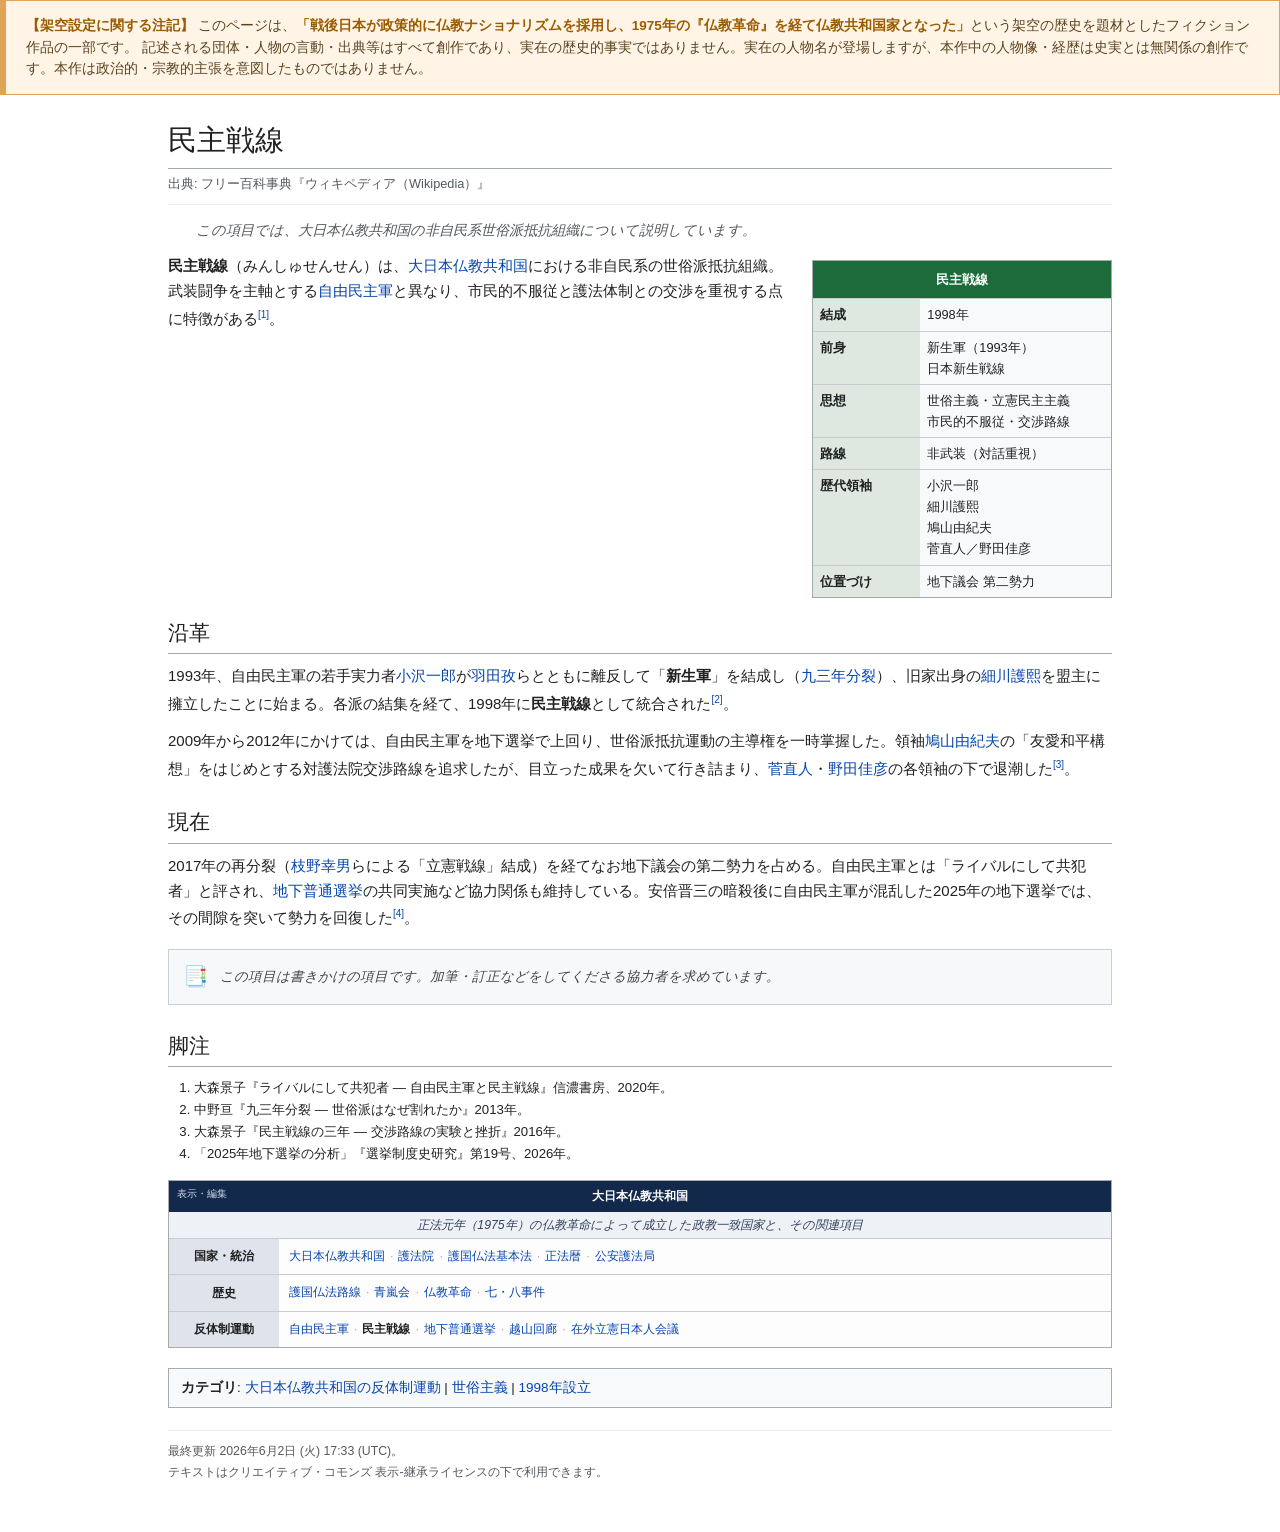
<file: minshu-sensen.html>
<!DOCTYPE html>
<html lang="ja">
<head>
<meta charset="UTF-8">
<meta name="viewport" content="width=device-width, initial-scale=1.0">
<title>民主戦線 - Wikipedia</title>
<style>
  :root{--wiki-blue:#0645ad;--wiki-border:#a2a9b1;--navy:#13294b;--green:#1d6b3a;}
  *{box-sizing:border-box;}
  body{font-family:'Hiragino Kaku Gothic ProN','Hiragino Sans',Meiryo,sans-serif;color:#202122;background:#fff;margin:0;line-height:1.65;font-size:15px;}
  .fiction-disclaimer{background:#fff4e5;border:1px solid #e0a458;border-left:6px solid #e0a458;color:#5a4321;padding:14px 20px;margin:0;font-size:13.5px;line-height:1.6;}
  .fiction-disclaimer strong{color:#9a5b00;}
  .page{max-width:1000px;margin:0 auto;padding:14px 28px 50px;}
  h1.article-title{font-family:'Times New Roman',Georgia,serif;font-weight:normal;font-size:1.9em;border-bottom:1px solid var(--wiki-border);padding-bottom:4px;margin:8px 0 4px;}
  .subtitle{color:#54595d;font-size:0.85em;margin:0 0 12px;border-bottom:1px solid #eaecf0;padding-bottom:10px;}
  h2{font-family:'Times New Roman',Georgia,serif;font-weight:normal;font-size:1.4em;border-bottom:1px solid var(--wiki-border);padding-bottom:3px;margin:24px 0 10px;clear:both;}
  p{margin:0 0 12px;}
  a{color:var(--wiki-blue);text-decoration:none;}
  a:hover{text-decoration:underline;}
  .hatnote{font-style:italic;color:#54595d;padding:2px 0 2px 28px;margin:0 0 10px;font-size:0.95em;}
  .infobox{float:right;width:300px;margin:6px 0 18px 22px;border:1px solid var(--wiki-border);background:#f8f9fa;font-size:12.8px;}
  .infobox .ib-title{background:var(--green);color:#fff;text-align:center;font-weight:bold;padding:8px;}
  .infobox table{width:100%;border-collapse:collapse;}
  .infobox th{text-align:left;vertical-align:top;background:#dfe8e0;width:36%;padding:5px 7px;border-top:1px solid #c8ccd1;}
  .infobox td{vertical-align:top;padding:5px 7px;border-top:1px solid #c8ccd1;}
  ul,ol{margin:0 0 12px;padding-left:26px;}
  sup.ref a{font-size:0.8em;}
  .references{font-size:0.88em;}
  .stub{border:1px solid #c8d0d8;background:#f6f8fa;padding:10px 14px;margin:18px 0;font-size:0.9em;display:flex;gap:12px;align-items:center;font-style:italic;color:#444;}
  .stub .icon{font-size:1.5em;font-style:normal;}
  .navbox{border:1px solid #aaa;width:100%;margin:16px 0;font-size:0.82em;background:#fdfdfd;clear:both;}
  .navbox-title{background:var(--navy);color:#fff;text-align:center;font-weight:bold;padding:5px;position:relative;}
  .navbox-title .vlinks{position:absolute;left:8px;font-size:0.8em;font-weight:normal;color:#cdd6e6;}
  .navbox-abbr{background:#eef1f6;text-align:center;font-style:italic;padding:3px;color:#33415c;}
  .navbox-row{display:flex;border-top:1px solid #c8ccd1;}
  .navbox-group{background:#dfe3ec;font-weight:bold;text-align:center;padding:6px 8px;flex:0 0 110px;display:flex;align-items:center;justify-content:center;}
  .navbox-list{padding:6px 10px;flex:1;line-height:1.9;}
  .navbox-list .sep{color:#aaa;margin:0 5px;}
  .navbox-list b{color:#202122;}
  .catlinks{border:1px solid var(--wiki-border);background:#f8f9fa;padding:8px 12px;margin-top:20px;font-size:0.9em;}
  .page-footer{border-top:1px solid #eaecf0;margin-top:22px;padding-top:10px;font-size:0.82em;color:#54595d;}
  @media (max-width:680px){.infobox{float:none;width:auto;margin:10px 0;}.navbox-group{flex-basis:80px;}}
</style>
</head>
<body>

<div class="fiction-disclaimer">
  <strong>【架空設定に関する注記】</strong>
  このページは、<strong>「戦後日本が政策的に仏教ナショナリズムを採用し、1975年の『仏教革命』を経て仏教共和国家となった」</strong>という架空の歴史を題材としたフィクション作品の一部です。
  記述される団体・人物の言動・出典等はすべて創作であり、実在の歴史的事実ではありません。実在の人物名が登場しますが、本作中の人物像・経歴は史実とは無関係の創作です。本作は政治的・宗教的主張を意図したものではありません。
</div>

<div class="page">

<h1 class="article-title">民主戦線</h1>
<p class="subtitle">出典: フリー百科事典『ウィキペディア（Wikipedia）』</p>
<p class="hatnote">この項目では、大日本仏教共和国の非自民系世俗派抵抗組織について説明しています。</p>

<aside class="infobox">
  <div class="ib-title">民主戦線</div>
  <table>
    <tr><th>結成</th><td>1998年</td></tr>
    <tr><th>前身</th><td>新生軍（1993年）<br>日本新生戦線</td></tr>
    <tr><th>思想</th><td>世俗主義・立憲民主主義<br>市民的不服従・交渉路線</td></tr>
    <tr><th>路線</th><td>非武装（対話重視）</td></tr>
    <tr><th>歴代領袖</th><td>小沢一郎<br>細川護熙<br>鳩山由紀夫<br>菅直人／野田佳彦</td></tr>
    <tr><th>位置づけ</th><td>地下議会 第二勢力</td></tr>
  </table>
</aside>

<p>
<b>民主戦線</b>（みんしゅせんせん）は、<a href="daikyowakoku.html">大日本仏教共和国</a>における非自民系の世俗派抵抗組織。武装闘争を主軸とする<a href="jiyu-minshu-gun.html">自由民主軍</a>と異なり、市民的不服従と護法体制との交渉を重視する点に特徴がある<sup class="ref"><a href="#cite1">[1]</a></sup>。
</p>

<h2 id="history">沿革</h2>
<p>
1993年、自由民主軍の若手実力者<a href="#">小沢一郎</a>が<a href="#">羽田孜</a>らとともに離反して「<b>新生軍</b>」を結成し（<a href="jiyu-minshu-gun.html#h-split">九三年分裂</a>）、旧家出身の<a href="#">細川護熙</a>を盟主に擁立したことに始まる。各派の結集を経て、1998年に<b>民主戦線</b>として統合された<sup class="ref"><a href="#cite2">[2]</a></sup>。
</p>
<p>
2009年から2012年にかけては、自由民主軍を地下選挙で上回り、世俗派抵抗運動の主導権を一時掌握した。領袖<a href="#">鳩山由紀夫</a>の「友愛和平構想」をはじめとする対護法院交渉路線を追求したが、目立った成果を欠いて行き詰まり、<a href="#">菅直人</a>・<a href="#">野田佳彦</a>の各領袖の下で退潮した<sup class="ref"><a href="#cite3">[3]</a></sup>。
</p>

<h2 id="present">現在</h2>
<p>
2017年の再分裂（<a href="#">枝野幸男</a>らによる「立憲戦線」結成）を経てなお地下議会の第二勢力を占める。自由民主軍とは「ライバルにして共犯者」と評され、<a href="chika-senkyo.html">地下普通選挙</a>の共同実施など協力関係も維持している。安倍晋三の暗殺後に自由民主軍が混乱した2025年の地下選挙では、その間隙を突いて勢力を回復した<sup class="ref"><a href="#cite4">[4]</a></sup>。
</p>

<div class="stub">
  <span class="icon">📑</span>
  <div>この項目は書きかけの項目です。加筆・訂正などをしてくださる協力者を求めています。</div>
</div>

<h2 id="refs">脚注</h2>
<ol class="references">
  <li id="cite1">大森景子『ライバルにして共犯者 ― 自由民主軍と民主戦線』信濃書房、2020年。</li>
  <li id="cite2">中野亘『九三年分裂 ― 世俗派はなぜ割れたか』2013年。</li>
  <li id="cite3">大森景子『民主戦線の三年 ― 交渉路線の実験と挫折』2016年。</li>
  <li id="cite4">「2025年地下選挙の分析」『選挙制度史研究』第19号、2026年。</li>
</ol>

<div class="navbox" role="navigation" aria-label="大日本仏教共和国">
  <div class="navbox-title"><span class="vlinks">表示・編集</span>大日本仏教共和国</div>
  <div class="navbox-abbr">正法元年（1975年）の仏教革命によって成立した政教一致国家と、その関連項目</div>
  <div class="navbox-row"><div class="navbox-group">国家・統治</div><div class="navbox-list"><a href="daikyowakoku.html">大日本仏教共和国</a><span class="sep">·</span><a href="#">護法院</a><span class="sep">·</span><a href="#">護国仏法基本法</a><span class="sep">·</span><a href="#">正法暦</a><span class="sep">·</span><a href="#">公安護法局</a></div></div>
  <div class="navbox-row"><div class="navbox-group">歴史</div><div class="navbox-list"><a href="gokoku-buppo.html">護国仏法路線</a><span class="sep">·</span><a href="seirankai.html">青嵐会</a><span class="sep">·</span><a href="bukkyo-kakumei.html">仏教革命</a><span class="sep">·</span><a href="jiyu-minshu-gun.html#h-78">七・八事件</a></div></div>
  <div class="navbox-row"><div class="navbox-group">反体制運動</div><div class="navbox-list"><a href="jiyu-minshu-gun.html">自由民主軍</a><span class="sep">·</span><b>民主戦線</b><span class="sep">·</span><a href="chika-senkyo.html">地下普通選挙</a><span class="sep">·</span><a href="#">越山回廊</a><span class="sep">·</span><a href="#">在外立憲日本人会議</a></div></div>
</div>

<div class="catlinks">
  <b>カテゴリ</b>:
  <a href="#">大日本仏教共和国の反体制運動</a> |
  <a href="#">世俗主義</a> |
  <a href="#">1998年設立</a>
</div>

<div class="page-footer">最終更新 2026年6月2日 (火) 17:33 (UTC)。<br>テキストはクリエイティブ・コモンズ 表示-継承ライセンスの下で利用できます。</div>

</div>
</body>
</html>
</file>
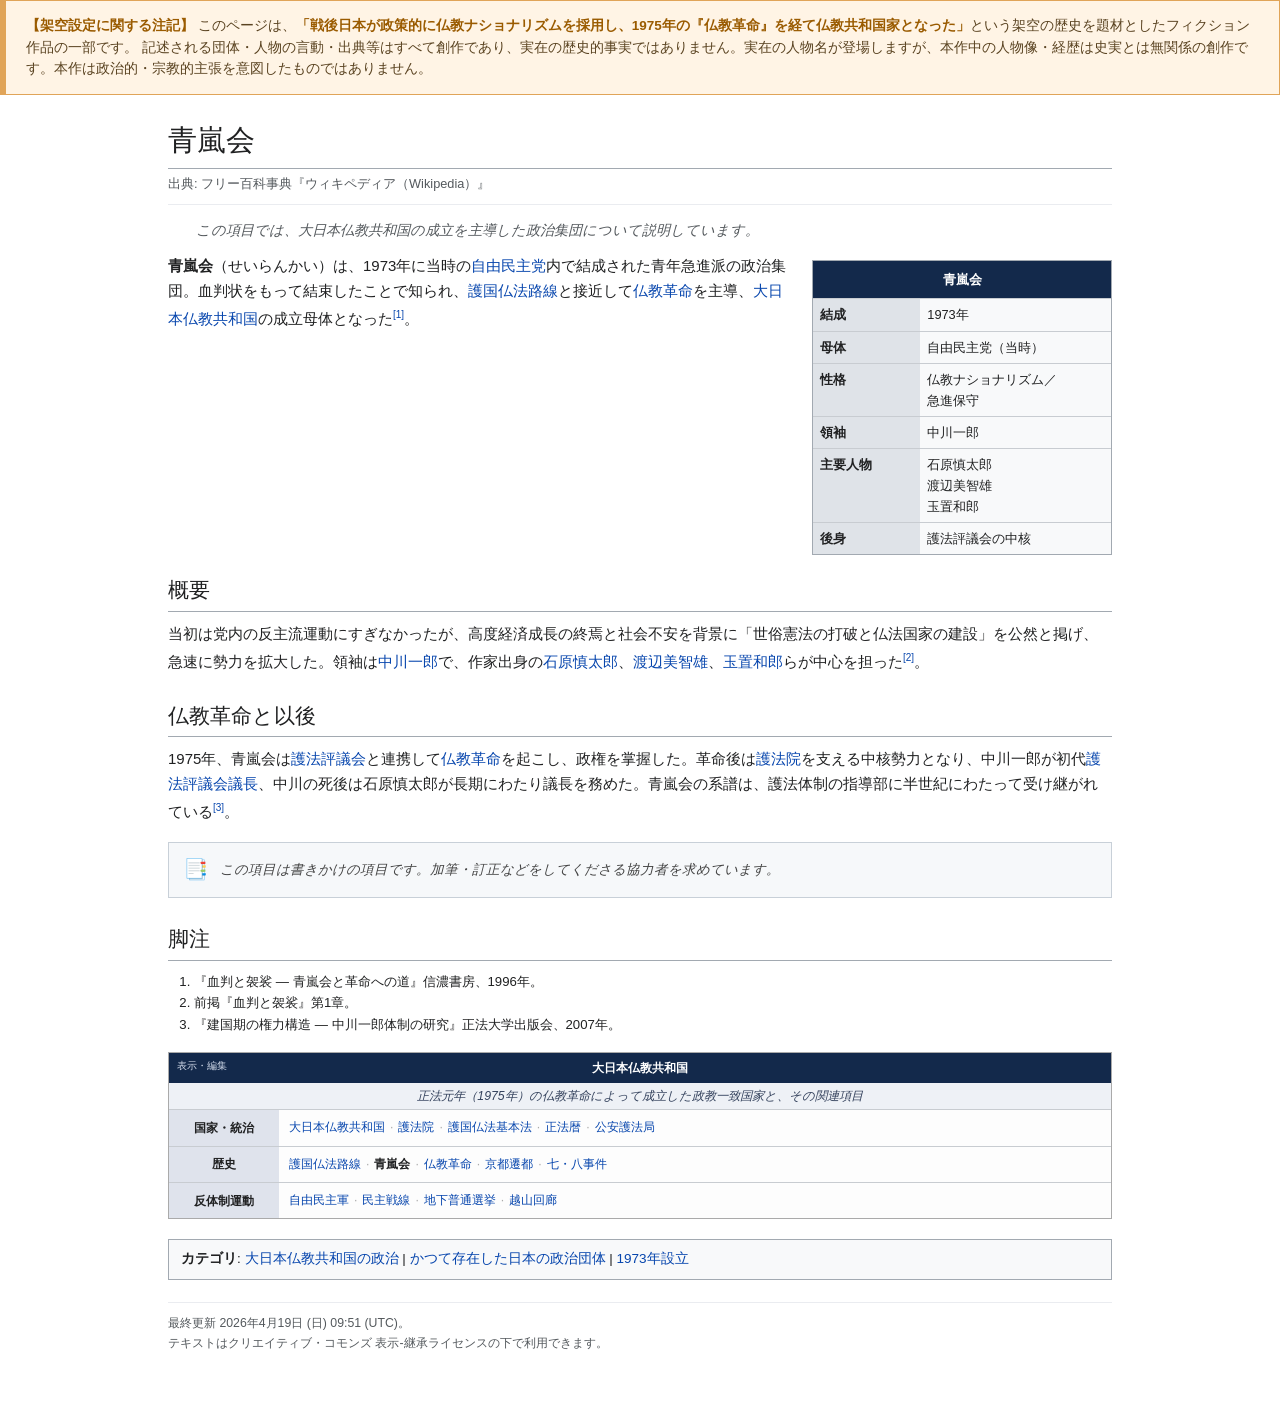
<file: seirankai.html>
<!DOCTYPE html>
<html lang="ja">
<head>
<meta charset="UTF-8">
<meta name="viewport" content="width=device-width, initial-scale=1.0">
<title>青嵐会 - Wikipedia</title>
<style>
  :root{--wiki-blue:#0645ad;--wiki-border:#a2a9b1;--navy:#13294b;}
  *{box-sizing:border-box;}
  body{font-family:'Hiragino Kaku Gothic ProN','Hiragino Sans',Meiryo,sans-serif;color:#202122;background:#fff;margin:0;line-height:1.65;font-size:15px;}
  .fiction-disclaimer{background:#fff4e5;border:1px solid #e0a458;border-left:6px solid #e0a458;color:#5a4321;padding:14px 20px;margin:0;font-size:13.5px;line-height:1.6;}
  .fiction-disclaimer strong{color:#9a5b00;}
  .page{max-width:1000px;margin:0 auto;padding:14px 28px 50px;}
  h1.article-title{font-family:'Times New Roman',Georgia,serif;font-weight:normal;font-size:1.9em;border-bottom:1px solid var(--wiki-border);padding-bottom:4px;margin:8px 0 4px;}
  .subtitle{color:#54595d;font-size:0.85em;margin:0 0 12px;border-bottom:1px solid #eaecf0;padding-bottom:10px;}
  h2{font-family:'Times New Roman',Georgia,serif;font-weight:normal;font-size:1.4em;border-bottom:1px solid var(--wiki-border);padding-bottom:3px;margin:24px 0 10px;clear:both;}
  p{margin:0 0 12px;}
  a{color:var(--wiki-blue);text-decoration:none;}
  a:hover{text-decoration:underline;}
  .hatnote{font-style:italic;color:#54595d;padding:2px 0 2px 28px;margin:0 0 10px;font-size:0.95em;}
  .infobox{float:right;width:300px;margin:6px 0 18px 22px;border:1px solid var(--wiki-border);background:#f8f9fa;font-size:12.8px;}
  .infobox .ib-title{background:var(--navy);color:#fff;text-align:center;font-weight:bold;padding:8px;}
  .infobox table{width:100%;border-collapse:collapse;}
  .infobox th{text-align:left;vertical-align:top;background:#dfe3e8;width:36%;padding:5px 7px;border-top:1px solid #c8ccd1;}
  .infobox td{vertical-align:top;padding:5px 7px;border-top:1px solid #c8ccd1;}
  ul,ol{margin:0 0 12px;padding-left:26px;}
  sup.ref a{font-size:0.8em;}
  .references{font-size:0.88em;}
  .stub{border:1px solid #c8d0d8;background:#f6f8fa;padding:10px 14px;margin:18px 0;font-size:0.9em;display:flex;gap:12px;align-items:center;font-style:italic;color:#444;}
  .stub .icon{font-size:1.5em;font-style:normal;}
  .navbox{border:1px solid #aaa;width:100%;margin:16px 0;font-size:0.82em;background:#fdfdfd;clear:both;}
  .navbox-title{background:var(--navy);color:#fff;text-align:center;font-weight:bold;padding:5px;position:relative;}
  .navbox-title .vlinks{position:absolute;left:8px;font-size:0.8em;font-weight:normal;color:#cdd6e6;}
  .navbox-abbr{background:#eef1f6;text-align:center;font-style:italic;padding:3px;color:#33415c;}
  .navbox-row{display:flex;border-top:1px solid #c8ccd1;}
  .navbox-group{background:#dfe3ec;font-weight:bold;text-align:center;padding:6px 8px;flex:0 0 110px;display:flex;align-items:center;justify-content:center;}
  .navbox-list{padding:6px 10px;flex:1;line-height:1.9;}
  .navbox-list .sep{color:#aaa;margin:0 5px;}
  .navbox-list b{color:#202122;}
  .catlinks{border:1px solid var(--wiki-border);background:#f8f9fa;padding:8px 12px;margin-top:20px;font-size:0.9em;}
  .page-footer{border-top:1px solid #eaecf0;margin-top:22px;padding-top:10px;font-size:0.82em;color:#54595d;}
  @media (max-width:680px){.infobox{float:none;width:auto;margin:10px 0;}.navbox-group{flex-basis:80px;}}
</style>
</head>
<body>

<div class="fiction-disclaimer">
  <strong>【架空設定に関する注記】</strong>
  このページは、<strong>「戦後日本が政策的に仏教ナショナリズムを採用し、1975年の『仏教革命』を経て仏教共和国家となった」</strong>という架空の歴史を題材としたフィクション作品の一部です。
  記述される団体・人物の言動・出典等はすべて創作であり、実在の歴史的事実ではありません。実在の人物名が登場しますが、本作中の人物像・経歴は史実とは無関係の創作です。本作は政治的・宗教的主張を意図したものではありません。
</div>

<div class="page">

<h1 class="article-title">青嵐会</h1>
<p class="subtitle">出典: フリー百科事典『ウィキペディア（Wikipedia）』</p>
<p class="hatnote">この項目では、大日本仏教共和国の成立を主導した政治集団について説明しています。</p>

<aside class="infobox">
  <div class="ib-title">青嵐会</div>
  <table>
    <tr><th>結成</th><td>1973年</td></tr>
    <tr><th>母体</th><td>自由民主党（当時）</td></tr>
    <tr><th>性格</th><td>仏教ナショナリズム／<br>急進保守</td></tr>
    <tr><th>領袖</th><td>中川一郎</td></tr>
    <tr><th>主要人物</th><td>石原慎太郎<br>渡辺美智雄<br>玉置和郎</td></tr>
    <tr><th>後身</th><td>護法評議会の中核</td></tr>
  </table>
</aside>

<p>
<b>青嵐会</b>（せいらんかい）は、1973年に当時の<a href="#">自由民主党</a>内で結成された青年急進派の政治集団。血判状をもって結束したことで知られ、<a href="gokoku-buppo.html">護国仏法路線</a>と接近して<a href="bukkyo-kakumei.html">仏教革命</a>を主導、<a href="daikyowakoku.html">大日本仏教共和国</a>の成立母体となった<sup class="ref"><a href="#cite1">[1]</a></sup>。
</p>

<h2 id="overview">概要</h2>
<p>
当初は党内の反主流運動にすぎなかったが、高度経済成長の終焉と社会不安を背景に「世俗憲法の打破と仏法国家の建設」を公然と掲げ、急速に勢力を拡大した。領袖は<a href="daikyowakoku.html#h-nakagawa">中川一郎</a>で、作家出身の<a href="#">石原慎太郎</a>、<a href="#">渡辺美智雄</a>、<a href="#">玉置和郎</a>らが中心を担った<sup class="ref"><a href="#cite2">[2]</a></sup>。
</p>

<h2 id="revolution">仏教革命と以後</h2>
<p>
1975年、青嵐会は<a href="#">護法評議会</a>と連携して<a href="bukkyo-kakumei.html">仏教革命</a>を起こし、政権を掌握した。革命後は<a href="#">護法院</a>を支える中核勢力となり、中川一郎が初代<a href="daikyowakoku.html#p-council">護法評議会議長</a>、中川の死後は石原慎太郎が長期にわたり議長を務めた。青嵐会の系譜は、護法体制の指導部に半世紀にわたって受け継がれている<sup class="ref"><a href="#cite3">[3]</a></sup>。
</p>

<div class="stub">
  <span class="icon">📑</span>
  <div>この項目は書きかけの項目です。加筆・訂正などをしてくださる協力者を求めています。</div>
</div>

<h2 id="refs">脚注</h2>
<ol class="references">
  <li id="cite1">『血判と袈裟 ― 青嵐会と革命への道』信濃書房、1996年。</li>
  <li id="cite2">前掲『血判と袈裟』第1章。</li>
  <li id="cite3">『建国期の権力構造 ― 中川一郎体制の研究』正法大学出版会、2007年。</li>
</ol>

<div class="navbox" role="navigation" aria-label="大日本仏教共和国">
  <div class="navbox-title"><span class="vlinks">表示・編集</span>大日本仏教共和国</div>
  <div class="navbox-abbr">正法元年（1975年）の仏教革命によって成立した政教一致国家と、その関連項目</div>
  <div class="navbox-row"><div class="navbox-group">国家・統治</div><div class="navbox-list"><a href="daikyowakoku.html">大日本仏教共和国</a><span class="sep">·</span><a href="#">護法院</a><span class="sep">·</span><a href="#">護国仏法基本法</a><span class="sep">·</span><a href="#">正法暦</a><span class="sep">·</span><a href="#">公安護法局</a></div></div>
  <div class="navbox-row"><div class="navbox-group">歴史</div><div class="navbox-list"><a href="gokoku-buppo.html">護国仏法路線</a><span class="sep">·</span><b>青嵐会</b><span class="sep">·</span><a href="bukkyo-kakumei.html">仏教革命</a><span class="sep">·</span><a href="#">京都遷都</a><span class="sep">·</span><a href="jiyu-minshu-gun.html#h-78">七・八事件</a></div></div>
  <div class="navbox-row"><div class="navbox-group">反体制運動</div><div class="navbox-list"><a href="jiyu-minshu-gun.html">自由民主軍</a><span class="sep">·</span><a href="minshu-sensen.html">民主戦線</a><span class="sep">·</span><a href="chika-senkyo.html">地下普通選挙</a><span class="sep">·</span><a href="#">越山回廊</a></div></div>
</div>

<div class="catlinks">
  <b>カテゴリ</b>:
  <a href="#">大日本仏教共和国の政治</a> |
  <a href="#">かつて存在した日本の政治団体</a> |
  <a href="#">1973年設立</a>
</div>

<div class="page-footer">最終更新 2026年4月19日 (日) 09:51 (UTC)。<br>テキストはクリエイティブ・コモンズ 表示-継承ライセンスの下で利用できます。</div>

</div>
</body>
</html>
</file>
<file: style.css>
body {
    font-family: 'Helvetica Neue', Arial, 'Hiragino Kaku Gothic ProN', 'Hiragino Sans', Meiryo, sans-serif;
    background-color: #1a1a1a;
    color: #e0e0e0;
    display: flex;
    justify-content: center;
    align-items: center;
    min-height: 100vh;
    margin: 0;
    padding: 20px 0;
}
.container {
    background-color: #2c2c2c;
    padding: 30px 40px;
    border-radius: 12px;
    box-shadow: 0 8px 30px rgba(0, 0, 0, 0.6);
    text-align: center;
    max-width: 750px;
    width: 90%;
    border: 1px solid #444;
}
h1 {
    color: #ffffff;
    margin-bottom: 25px;
    font-size: 1.8em;
}
h2 { color: #ffffff; }
h3 {
    color: #00BFFF; /* Deep Sky Blue */
    font-size: 2em;
    margin: 15px 0;
}
#intro-area p, #result-description {
    line-height: 1.7;
    color: #dcdcdc;
}

#question-text {
    font-size: 1.25em;
    min-height: 100px;
    line-height: 1.7;
    color: #dcdcdc;
    display: flex;
    align-items: center;
    justify-content: center;
    margin-bottom: 15px;
}
#progress-counter {
    color: #888;
    font-size: 1em;
    margin-bottom: 15px;
}
#score-display {
    margin-top: 25px;
    padding-top: 20px;
    border-top: 1px solid #555;
}
#score-display h4 {
    color: #ccc;
    margin-bottom: 10px;
}
#final-scores {
    font-size: 1.1em;
    color: #fff;
    background-color: #3a3a3a;
    padding: 15px;
    border-radius: 8px;
    line-height: 1.8;
    text-align: left;
}
button {
    color: white;
    border: none;
    padding: 12px 15px;
    border-radius: 8px;
    font-size: 1em;
    cursor: pointer;
    transition: all 0.2s ease-in-out;
    margin: 5px;
    background-color: #5865f2;
}
#start-button {
    margin-top: 20px;
    padding: 15px 30px;
    font-size: 1.2em;
}
button:hover {
    background-color: #4752c4;
    transform: translateY(-2px);
    box-shadow: 0 4px 10px rgba(0, 0, 0, 0.3);
}
#answer-buttons {
    display: flex;
    flex-wrap: wrap;
    justify-content: center;
    gap: 10px;
}
.answer-btn {
    /* ★修正：幅の基準値を小さくして、5つのボタンが1列に収まるように調整 */
    flex: 1 1 120px;
    min-height: 60px;
    display: flex;
    align-items: center;
    justify-content: center;
}
.unsure-btn { background-color: #6c757d; }
.unsure-btn:hover { background-color: #5a6268; }

#navigation-buttons {
    margin-top: 25px;
    padding-top: 15px;
    border-top: 1px solid #444;
}
#back-button {
    background-color: transparent;
    border: 1px solid #666;
    color: #aaa;
}
#back-button:hover {
    background-color: #444;
    color: #fff;
}

.hidden { display: none !important; }
</file>
